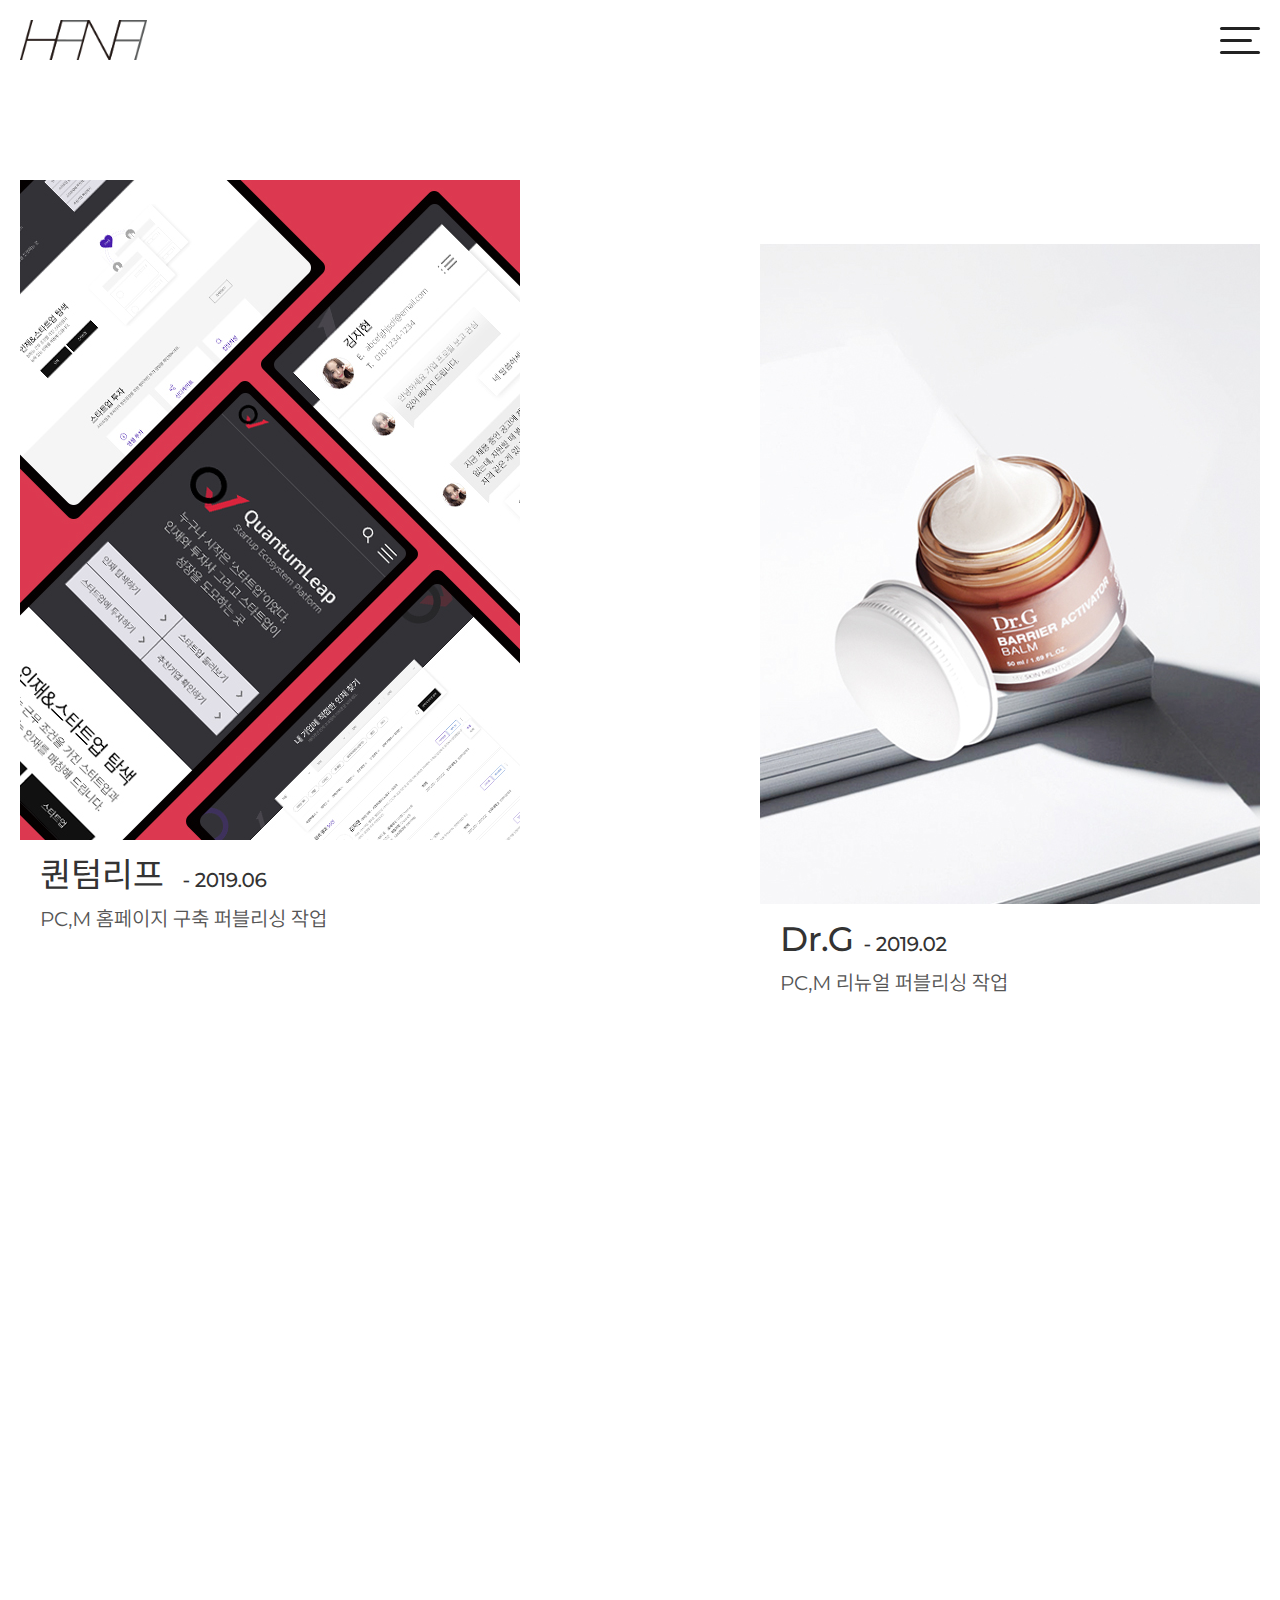
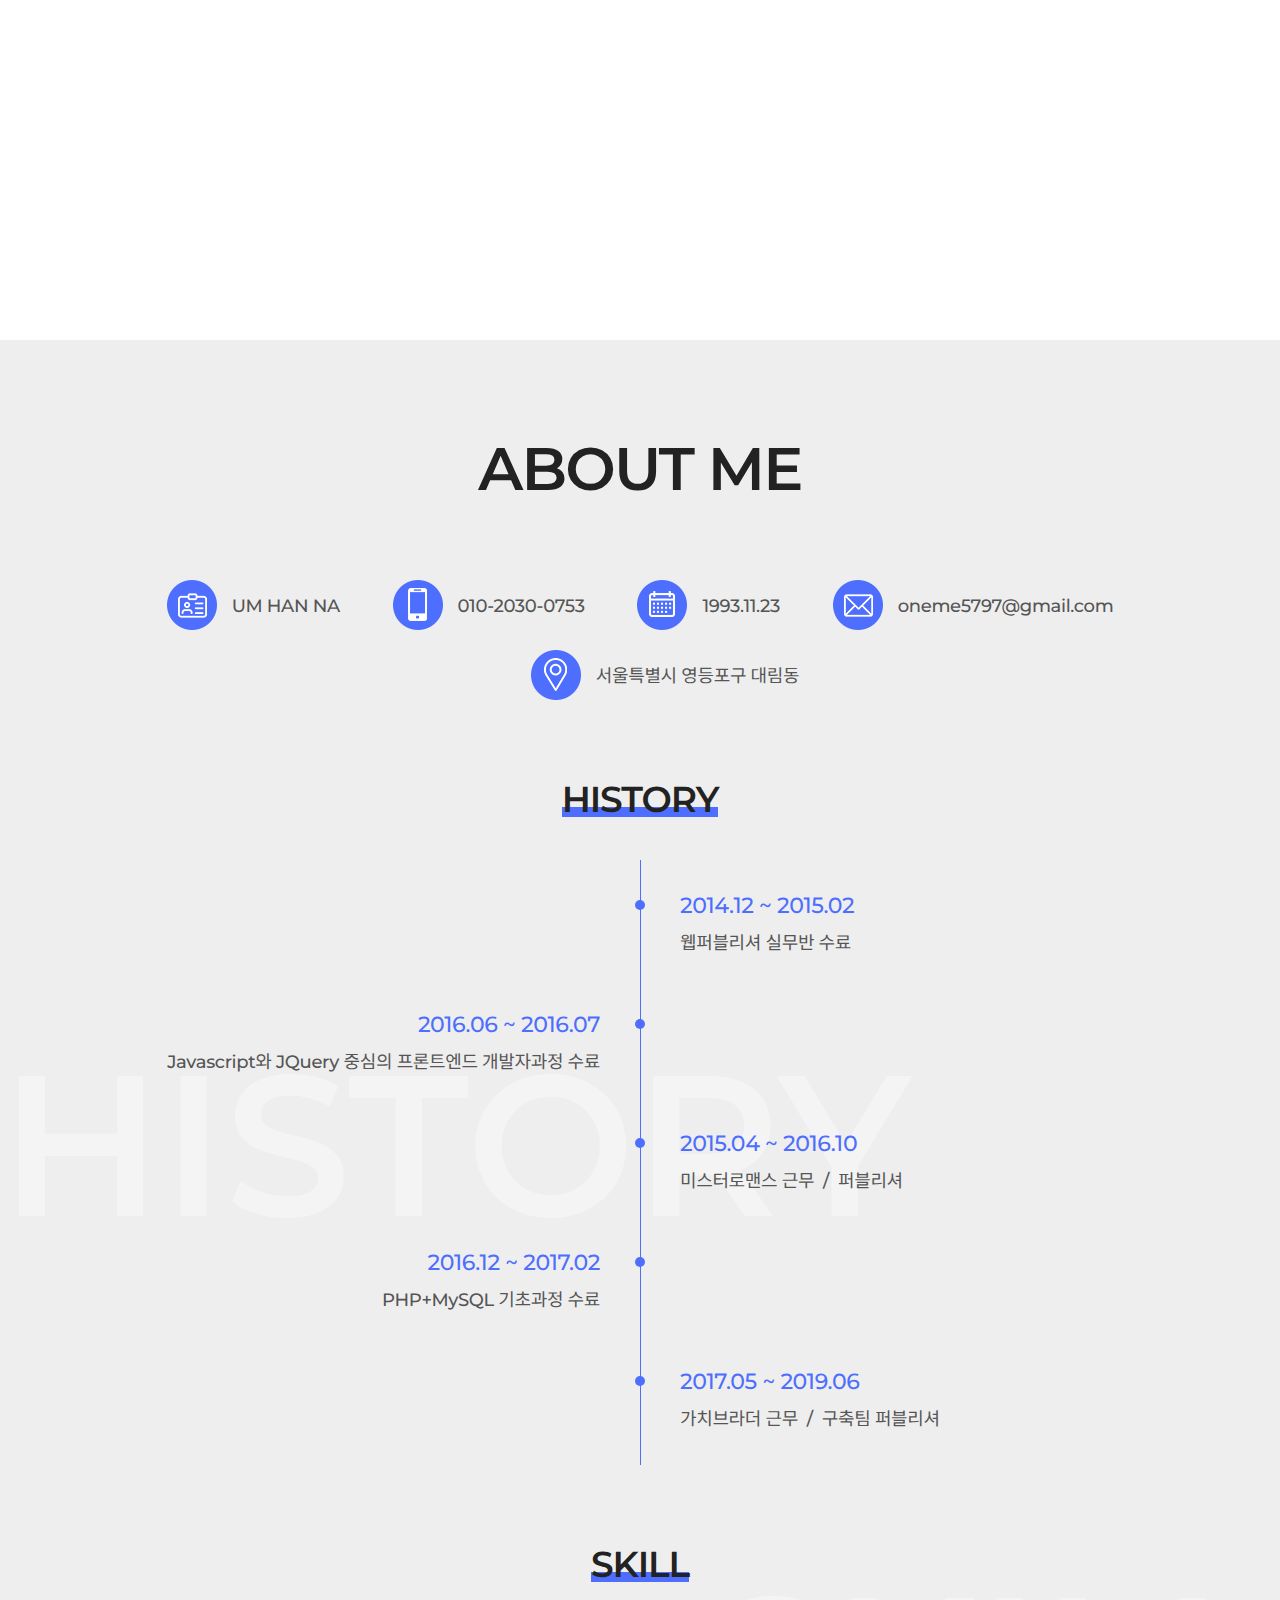
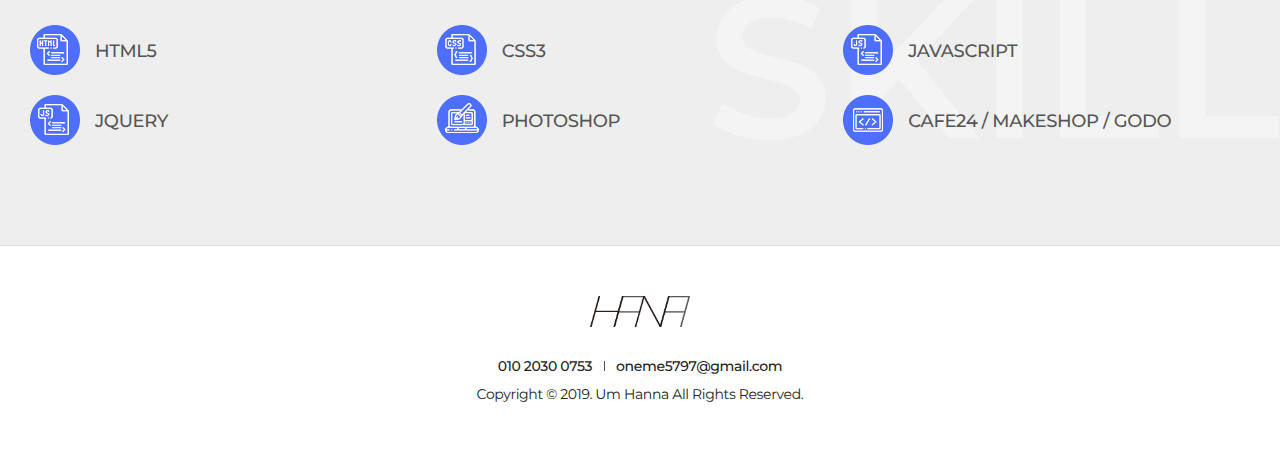
<file: index.html>
<!DOCTYPE html>
<html lang="ko">
<head>
	<meta charset="utf-8">
	<meta http-equiv="X-UA-Compatible" content="IE=edge">
    <meta name="viewport" content="user-scalable=no, initial-scale=1.0, maximum-scale=1.0, minimum-scale=1.0, width=device-width">
    <meta property="og:type" content="website">
	<meta property="og:title" content="UM HAN NA">
	<meta property="og:url" content="https://umhanna.github.io/website/">
	<meta property="og:image" content="https://umhanna.github.io/website/images/urlImg.jpg">
	<title>UM HAN NA</title>
	<link rel="stylesheet" type="text/css" href="css/common.css" media="all" />
    <script type="text/javascript" src="js/jquery.min.js"></script>
    <script type="text/javascript" src="js/TweenMax.min.js"></script>
    <script type="text/javascript" src="js/common.js"></script>
</head>
<body>
<div id="wrap">
    <div id="intro">
        <div class="intro_inner">
            <svg version="1.1" id="logo_load" xmlns:x="&ns_extend;" xmlns:i="&ns_ai;" xmlns:graph="&ns_graphs;"
            xmlns="http://www.w3.org/2000/svg" xmlns:xlink="http://www.w3.org/1999/xlink" x="0px" y="0px" width="260px" height="90px"
            viewBox="0 0 260 90" enable-background="new 0 0 260 90" xml:space="preserve">
            <g id="ly_3">
                <defs>
                    <path id="SVGID_2_" d="M256.809,3.679h-0.072V3.678h-50.088h-3.86h-0.029l-20.331,75.693L143,3.678h-3.627l-0.002,0.006H88.954
                        h-3.946h-0.032l-10.53,38.961h-55.81L29.165,3.684h-3.978l-21.996,81.9h3.978l10.53-39.432H73.51L62.98,85.584h0.031h3.947
                        h0.031l10.296-38.375l50.333,0.041l0.164-0.545h0.036l-10.44,38.873h3.744L141.6,9.293l39.371,75.504l-0.193,0.719l-0.381-0.74
                        l-0.608,1.547l1.358-0.094l-0.336-0.65h0.566h3.275h0.086l10.297-38.375h46.396l-10.307,38.375h3.979l11.232-41.887
                        l9.711-36.503h-0.008L256.809,3.679z M128.613,43.74l-50.391-0.042l1.586-5.964l8.203-30.541h50.417L128.613,43.74z
                            M242.375,43.691h-46.404l7.187-27.011l2.55-9.493h46.473L242.375,43.691z"></path>
                </defs>
                <clipPath id="SVGID_3_">
                    <use xlink:href="#SVGID_2_"  style="overflow:visible;"></use>
                </clipPath>
                <path class="st2" stroke="#4D6EFE" stroke-width="10" id="percentPath" d="M0 90 l260 0"></path>
                <path id="SVGID_1_" class="st0" d="M256.809,3.679h-0.072V3.678h-50.088h-3.86h-0.029l-20.331,75.693L143,3.678h-3.627
                    l-0.002,0.006H88.954h-3.946h-0.032l-10.53,38.961h-55.81L29.165,3.684h-3.978l-21.996,81.9h3.978l10.53-39.432H73.51
                    L62.98,85.584h0.031h3.947h0.031l10.296-38.375l50.333,0.041l0.164-0.545h0.036l-10.44,38.873h3.744L141.6,9.293l39.371,75.504
                    l-0.193,0.719l-0.381-0.74l-0.608,1.547l1.358-0.094l-0.336-0.65h0.566h3.275h0.086l10.297-38.375h46.396l-10.307,38.375h3.979
                    l11.232-41.887l9.711-36.503h-0.008L256.809,3.679z M128.613,43.74l-50.391-0.042l1.586-5.964l8.203-30.541h50.417L128.613,43.74
                    z M242.375,43.691h-46.404l7.187-27.011l2.55-9.493h46.473L242.375,43.691z"></path>
                <polygon class="st1" points="180.031,84.078 181.281,86.063 181.719,86.063 182.266,86.844 178.578,87.063"></polygon>
            </g>
            </svg>
            <!-- //logo_load -->
        </div>
    </div>
    <div id="cursor"><span></span></div>
	<!-- header -->
	<header>
		<div class="header_fix">
			<div class="header_inner">
                <h1 class="logo"><a href="/website/"><img src="images/logo.png" alt="hanna"></a></h1>
                <div class="menu_btn">
                    <a href="javascript:;" class="inner">
                        <span></span>
                        <span></span>
                        <span></span>
                        <em class="hide">메뉴열기</em>
                    </a>
                </div>
				<div id="gnb">
					<ul>
						<li><a href="/website/">HOME</a></li>
						<li><a href="#work">WORK</a></li>
						<li><a href="#about">ABOUT ME</a></li>
					</ul>
				</div>
				<div class="gnb_bg"><div class="bg_txt"></div></div>
			</div>
		</div>
    </header>
    <!-- //header -->
	<!-- container -->
	<div id="container">
        <div class="cont_center">
            <div class="work_list" id="work">
                <div class="grid" id="grid">
                    <div class="grid_item on">
                        <div class="inner_box">
                            <a href="view/view_qj.html">
                                <div class="thumb_img">
                                    <img src="images/work/works_list00.jpg" alt="퀀텀리프 리스트이미지">
                                    <span class="bg"></span>
                                </div>
                                <div class="pj_cont">
                                    <dl>
                                        <dt>퀀텀리프 <span> - 2019.06</span></dt>
                                        <dd>PC,M 홈페이지 구축 퍼블리싱 작업</dd>
                                    </dl>
                                </div>
                            </a>
                        </div>
                    </div>
                    <div class="grid_item on">
                        <div class="inner_box">
                            <a href="http://www.dr-g.co.kr" target="_blank">
                                <div class="thumb_img">
                                    <img src="images/work/works_list01.jpg" alt="닥터지 리스트이미지">
                                    <span class="bg"></span>
                                </div>
                                <div class="pj_cont">
                                    <dl>
                                        <dt>Dr.G<span> - 2019.02</span></dt>
                                        <dd>PC,M 리뉴얼 퍼블리싱 작업</dd>
                                    </dl>
                                </div>
                            </a>
                        </div>
                    </div>
                    <div class="grid_item">
                        <div class="inner_box">
                            <a href="http://dqk.co.kr/" target="_blank">
                                <div class="thumb_img">
                                    <img src="images/work/works_list02.jpg" alt="DQ 리스트이미지">
                                    <span class="bg"></span>
                                </div>
                                <div class="pj_cont">
                                    <dl>
                                        <dt>DQ<span> - 2019.02</span></dt>
                                        <dd>PC 홈페이지 구축 퍼블리싱 작업</dd>
                                    </dl>
                                </div>
                            </a>
                        </div>
                    </div>
                    <div class="grid_item">
                        <div class="inner_box">
                            <a href="http://www.kcurc.re.kr/" target="_blank">
                                <div class="thumb_img">
                                    <img src="images/work/works_list03.jpg" alt="서울대 탄소자원화 리스트이미지">
                                    <span class="bg"></span>
                                </div>
                                <div class="pj_cont">
                                    <dl>
                                        <dt>서울대 탄소자원화<span> - 2018.06</span></dt>
                                        <dd>PC 홈페이지 구축 퍼블리싱 작업</dd>
                                    </dl>
                                </div>
                            </a>
                        </div>
                    </div>
                    <div class="grid_item">
                        <div class="inner_box">
                            <a href="view/view_drg.html">
                                <div class="thumb_img">
                                    <img src="images/work/works_list04.jpg" alt="닥터지 마이크로사이트 리스트이미지">
                                    <span class="bg"></span>
                                </div>
                                <div class="pj_cont">
                                    <dl>
                                        <dt>Dr.G<span> - 2018.03</span></dt>
                                        <dd>PC,M 마이크로사이트 퍼블리싱 작업</dd>
                                    </dl>
                                </div>
                            </a>
                        </div>
                    </div>
                    <div class="grid_item">
                        <div class="inner_box">
                            <a href="view/view_sum.html">
                                <div class="thumb_img">
                                    <img src="images/work/works_list05.jpg" alt="lg생활건강 숨 마이크로 리스트이미지">
                                    <span class="bg"></span>
                                </div>
                                <div class="pj_cont">
                                    <dl>
                                        <dt>SU:M 37도<span> - 2018.03</span></dt>
                                        <dd>PC,M 마이크로사이트 퍼블리싱 작업</dd>
                                    </dl>
                                </div>
                            </a>
                        </div>
                    </div>
                    <div class="grid_item">
                        <div class="inner_box">
                            <a href="http://www.busanlasik.co.kr/" target="_blank">
                                <div class="thumb_img">
                                    <img src="images/work/works_list06.jpg" alt="부산하늘안과 리스트이미지">
                                    <span class="bg"></span>
                                </div>
                                <div class="pj_cont">
                                    <dl>
                                        <dt>부산하늘안과<span> - 2017.12</span></dt>
                                        <dd>PC,M 리뉴얼 퍼블리싱 작업</dd>
                                    </dl>
                                </div>
                            </a>
                        </div>
                    </div>
                    <div class="grid_item">
                        <div class="inner_box">
                            <a href="view/view_lifetech.html">
                                <div class="thumb_img">
                                    <img src="images/work/works_list07.jpg" alt="라이프테크 리스트이미지">
                                    <span class="bg"></span>
                                </div>
                                <div class="pj_cont">
                                    <dl>
                                        <dt>라이프테크<span> - 2017.11</span></dt>
                                        <dd>APP 퍼블리싱 작업</dd>
                                    </dl>
                                </div>
                            </a>
                        </div>
                    </div>
                    <div class="grid_item">
                        <div class="inner_box">
                            <a href="http://www.habio.co.kr/" target="_blank">
                                <div class="thumb_img">
                                    <img src="images/work/works_list08.jpg" alt="파크하비오 리스트이미지">
                                    <span class="bg"></span>
                                </div>
                                <div class="pj_cont">
                                    <dl>
                                        <dt>파크하비오</dt>
                                        <dd>PC 워터킹덤 구축 퍼블리싱 작업 - 2017.05</dd>
                                        <dd>M 구축 퍼블리싱 작업 - 2018.01</dd>
                                    </dl>
                                </div>
                            </a>
                        </div>
                    </div>
                    <!-- old works -->
                    <div class="grid_item old">
                        <div class="inner_box">
                            <a href="view/view_kolon2016.html">
                                    <div class="thumb_img">
                                        <img src="images/work/works_list09.jpg" alt="코오롱스포츠 리스트이미지">
                                        <span class="bg"></span>
                                    </div>
                                <div class="pj_cont">
                                    <dl>
                                        <dt>코오롱스포츠<span> - 2016.10</span></dt>
                                        <dd>M 안타티카 마이크로사이트 퍼블리싱 작업</dd>
                                    </dl>
                                </div>
                            </a>
                        </div>
                    </div>
                    <div class="grid_item old">
                        <div class="inner_box">
                            <a href="http://www.strikezon.com/new/kr/" target="_blank">
                                <div class="thumb_img">
                                    <img src="images/work/works_list10.jpg" alt="스트라이크존 리스트이미지">
                                    <span class="bg"></span>
                                </div>
                                <div class="pj_cont">
                                    <dl>
                                        <dt>스트라이크존<span> - 2016.10</span></dt>
                                        <dd>반응형 사이트 구축 퍼블리싱 작업</dd>
                                    </dl>
                                </div>
                            </a>
                        </div>
                    </div>
                    <div class="grid_item old">
                        <div class="inner_box">
                            <a href="http://beobmin.com/" target="_blank">
                                <div class="thumb_img">
                                    <img src="images/work/works_list11.jpg" alt="법률사무소 법민 리스트이미지">
                                    <span class="bg"></span>
                                </div>
                                <div class="pj_cont">
                                    <dl>
                                        <dt>법률사무소 법민<span> - 2016.04</span></dt>
                                        <dd>PC,M 홈페이지 구축 퍼블리싱 작업</dd>
                                    </dl>
                                </div>
                            </a>
                        </div>
                    </div>
                    <div class="grid_item old">
                        <div class="inner_box">
                            <a href="http://bravogolf.co.kr/kr/main/" target="_blank">
                                <div class="thumb_img">
                                    <img src="images/work/works_list12.jpg" alt="게임스페이스 리스트이미지">
                                    <span class="bg"></span>
                                </div>
                                <div class="pj_cont">
                                    <dl>
                                        <dt>게임스페이스<span> - 2016.03</span></dt>
                                        <dd>M 브라보골프 리뉴얼 퍼블리싱 작업</dd>
                                    </dl>
                                </div>
                            </a>
                        </div>
                    </div>
                    <div class="grid_item old">
                        <div class="inner_box">
                            <a href="http://hdit.co.kr/new/kr/" target="_blank">
                                <div class="thumb_img">
                                    <img src="images/work/works_list13.jpg" alt="현대아이티 리스트이미지">
                                    <span class="bg"></span>
                                </div>
                                <div class="pj_cont">
                                    <dl>
                                        <dt>현대아이티<span> - 2016.02</span></dt>
                                        <dd>PC 홈페이지 구축 퍼블리싱 작업</dd>
                                    </dl>
                                </div>
                            </a>
                        </div>
                    </div>
                    <div class="grid_item old">
                        <div class="inner_box">
                            <a href="view/view_kobaco.html">
                                <div class="thumb_img">
                                    <img src="images/work/works_list14.jpg" alt="코바코 리스트이미지">
                                    <span class="bg"></span>
                                </div>
                                <div class="pj_cont">
                                    <dl>
                                        <dt>kobaco<span> - 2015.12</span></dt>
                                        <dd>공모전 마이크로 사이트 반응형 퍼블리싱 작업</dd>
                                    </dl>
                                </div>
                            </a>
                        </div>
                    </div>
                    <div class="grid_item old">
                        <div class="inner_box">
                            <a href="view/view_kolon2015.html">
                                <div class="thumb_img">
                                    <img src="images/work/works_list15.jpg" alt="코오롱스포츠 리스트이미지">
                                    <span class="bg"></span>
                                </div>
                                <div class="pj_cont">
                                    <dl>
                                        <dt>코오롱스포츠<span> - 2015.12</span></dt>
                                        <dd>M 안타티카 마이크로사이트 퍼블리싱 작업</dd>
                                    </dl>
                                </div>
                            </a>
                        </div>
                    </div>
                    <!-- //old works -->
                </div>
            </div>
        </div>
        <div class="about" id="about">
            <div class="cont_center">
                <h2 class="title">ABOUT ME</h2>
                <div class="about_cont">
                    <ul>
                        <li class="icon01"><span class="icon"></span><span class="txt">UM HAN NA</span></li>
                        <li class="icon02"><span class="icon"></span><span class="txt"><a href="tel:010-2030-0753">010-2030-0753</a></span></li>
                        <li class="icon03"><span class="icon"></span><span class="txt">1993.11.23</span></li>
                        <li class="icon04"><span class="icon"></span><span class="txt"><a href="mailto:oneme5797@gmail.com">oneme5797@gmail.com</a></span></li>
                        <li class="icon05"><span class="icon"></span><span class="txt"><a href="https://www.google.com/maps/place/%EC%84%9C%EC%9A%B8%ED%8A%B9%EB%B3%84%EC%8B%9C+%EC%98%81%EB%93%B1%ED%8F%AC%EA%B5%AC+%EB%8C%80%EB%A6%BC%EB%8F%99/@37.4969128,126.8922273,15z/data=!3m1!4b1!4m5!3m4!1s0x357c9e48aff729d1:0xc518c8ff855a96ac!8m2!3d37.4955091!4d126.899438" target="_blank">서울특별시 영등포구 대림동</a></span></li>
                    </ul>
                </div>
                <div class="history_cont">
                    <h3><span>HISTORY</span></h3>
                    <div class="history_list">
                        <span class="line"></span>
                        <ul>
                            <li class="right"><span>2014.12 <em class="next_line"></em>~ 2015.02</span>웹퍼블리셔 실무반 수료</li>
                            <li class="left"><span>2016.06 <em class="next_line"></em>~ 2016.07</span>Javascript와 JQuery 중심의 프론트엔드 개발자과정 수료</li>
                            <li class="right"><span>2015.04 <em class="next_line"></em>~ 2016.10</span>미스터로맨스 근무&nbsp; <em class="next_line">/</em> &nbsp;퍼블리셔</li>
                            <li class="left"><span>2016.12 <em class="next_line"></em>~ 2017.02</span>PHP+MySQL 기초과정 수료</li>
                            <li class="right"><span>2017.05 <em class="next_line"></em>~ 2019.06</span>가치브라더 근무&nbsp; <em class="next_line">/</em> &nbsp;구축팀 퍼블리셔</li>
                        </ul>
                    </div>
                    <span class="bg_txt">HISTORY</span>
                </div>
                <div class="skill_cont">
                    <h3><span>SKILL</span></h3>
                    <ul>
                        <li class="icon01"><span class="icon"></span><span class="txt">HTML5</span></li>
                        <li class="icon02"><span class="icon"></span><span class="txt">CSS3</span></li>
                        <li class="icon03"><span class="icon"></span><span class="txt">JAVASCRIPT</span></li>
                        <li class="icon04"><span class="icon"></span><span class="txt">JQUERY</span></li>
                        <li class="icon05"><span class="icon"></span><span class="txt">PHOTOSHOP</span></li>
                        <li class="icon06"><span class="icon"></span><span class="txt">CAFE24 / MAKESHOP / GODO</span></li>
                    </ul>
                    <span class="bg_txt">SKILL</span>
                </div>
            </div>
        </div>
	</div>
	<!-- //container -->
	<!-- footer -->
	<footer>
        <div class="adr_txt">
            <p class="footer_logo"><img src="images/logo.png" alt=""></p>
            <p class="txt">010 2030 0753 <span></span> oneme5797@gmail.com</p>
        </div>
        <p class="copyright">Copyright © 2019. Um Hanna All Rights Reserved.</p>
    </footer>
    <!-- //footer -->
</div>
</body>
</html>
</file>
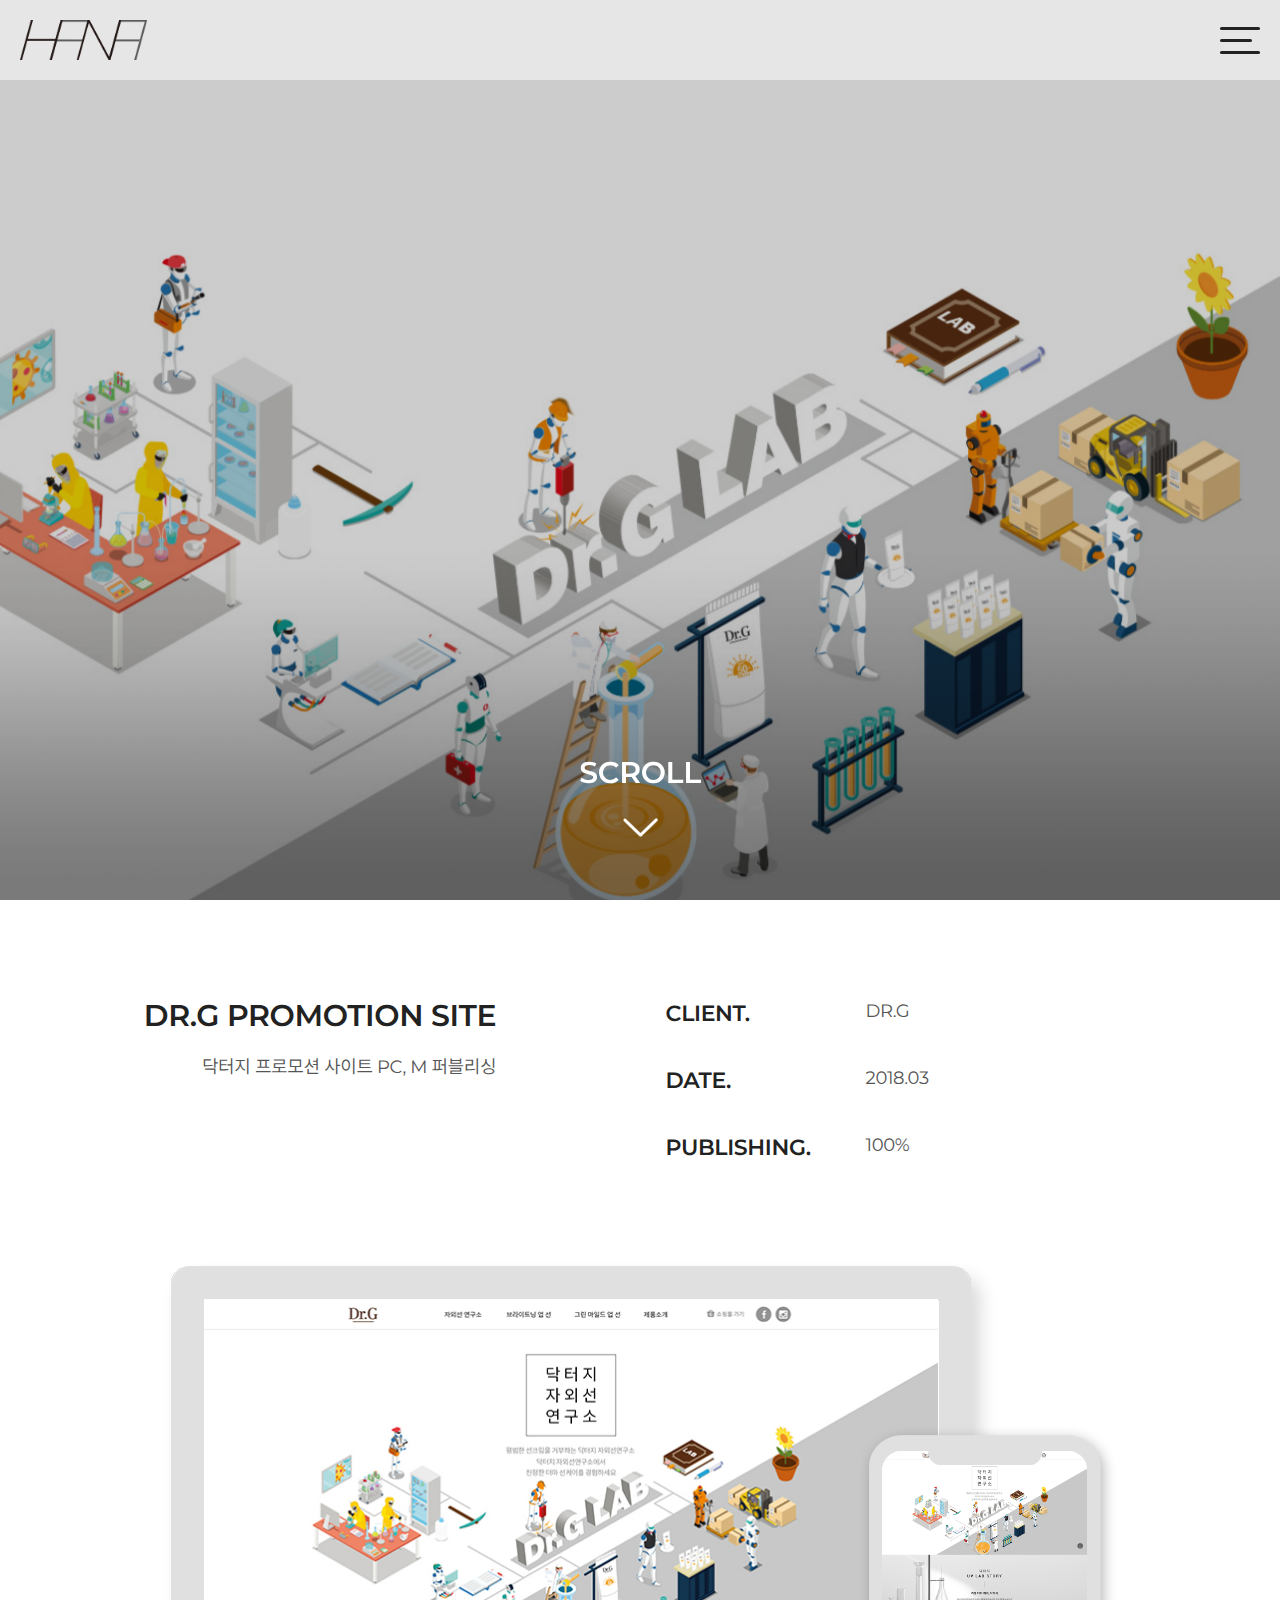
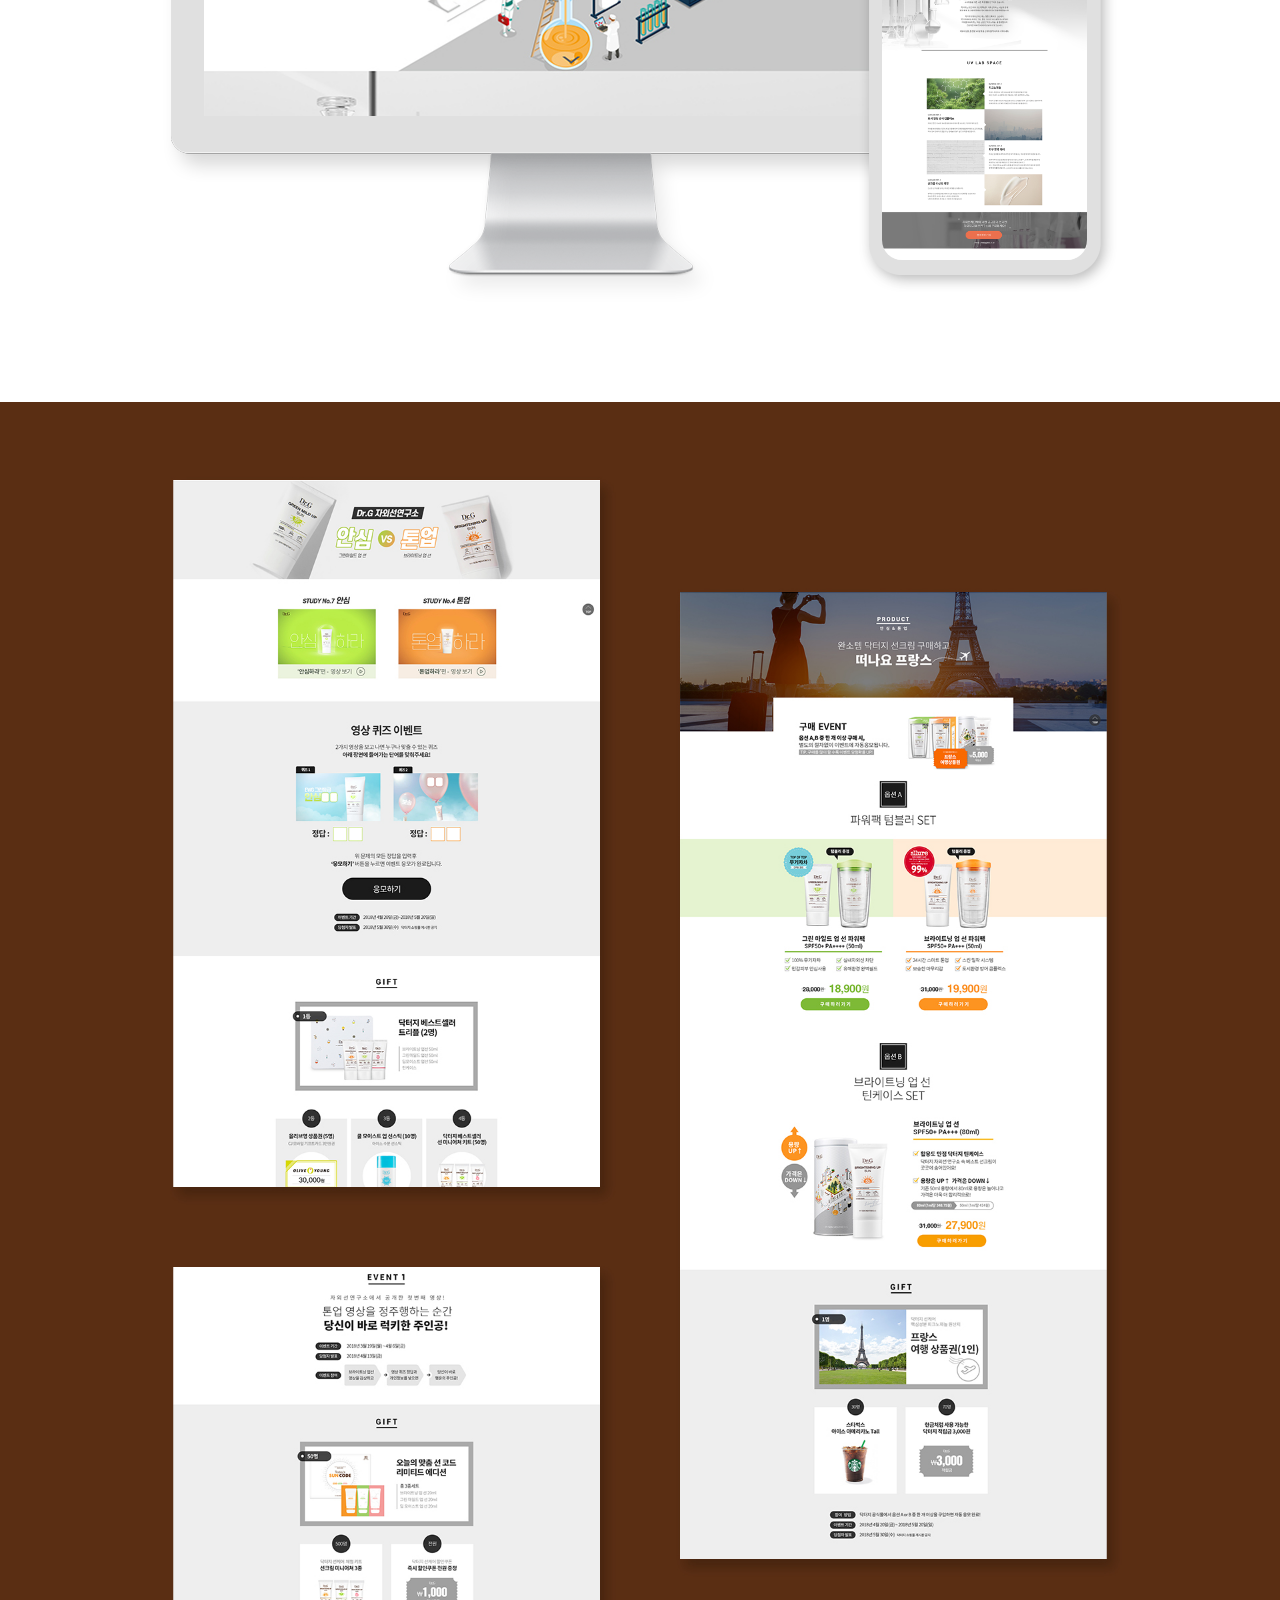
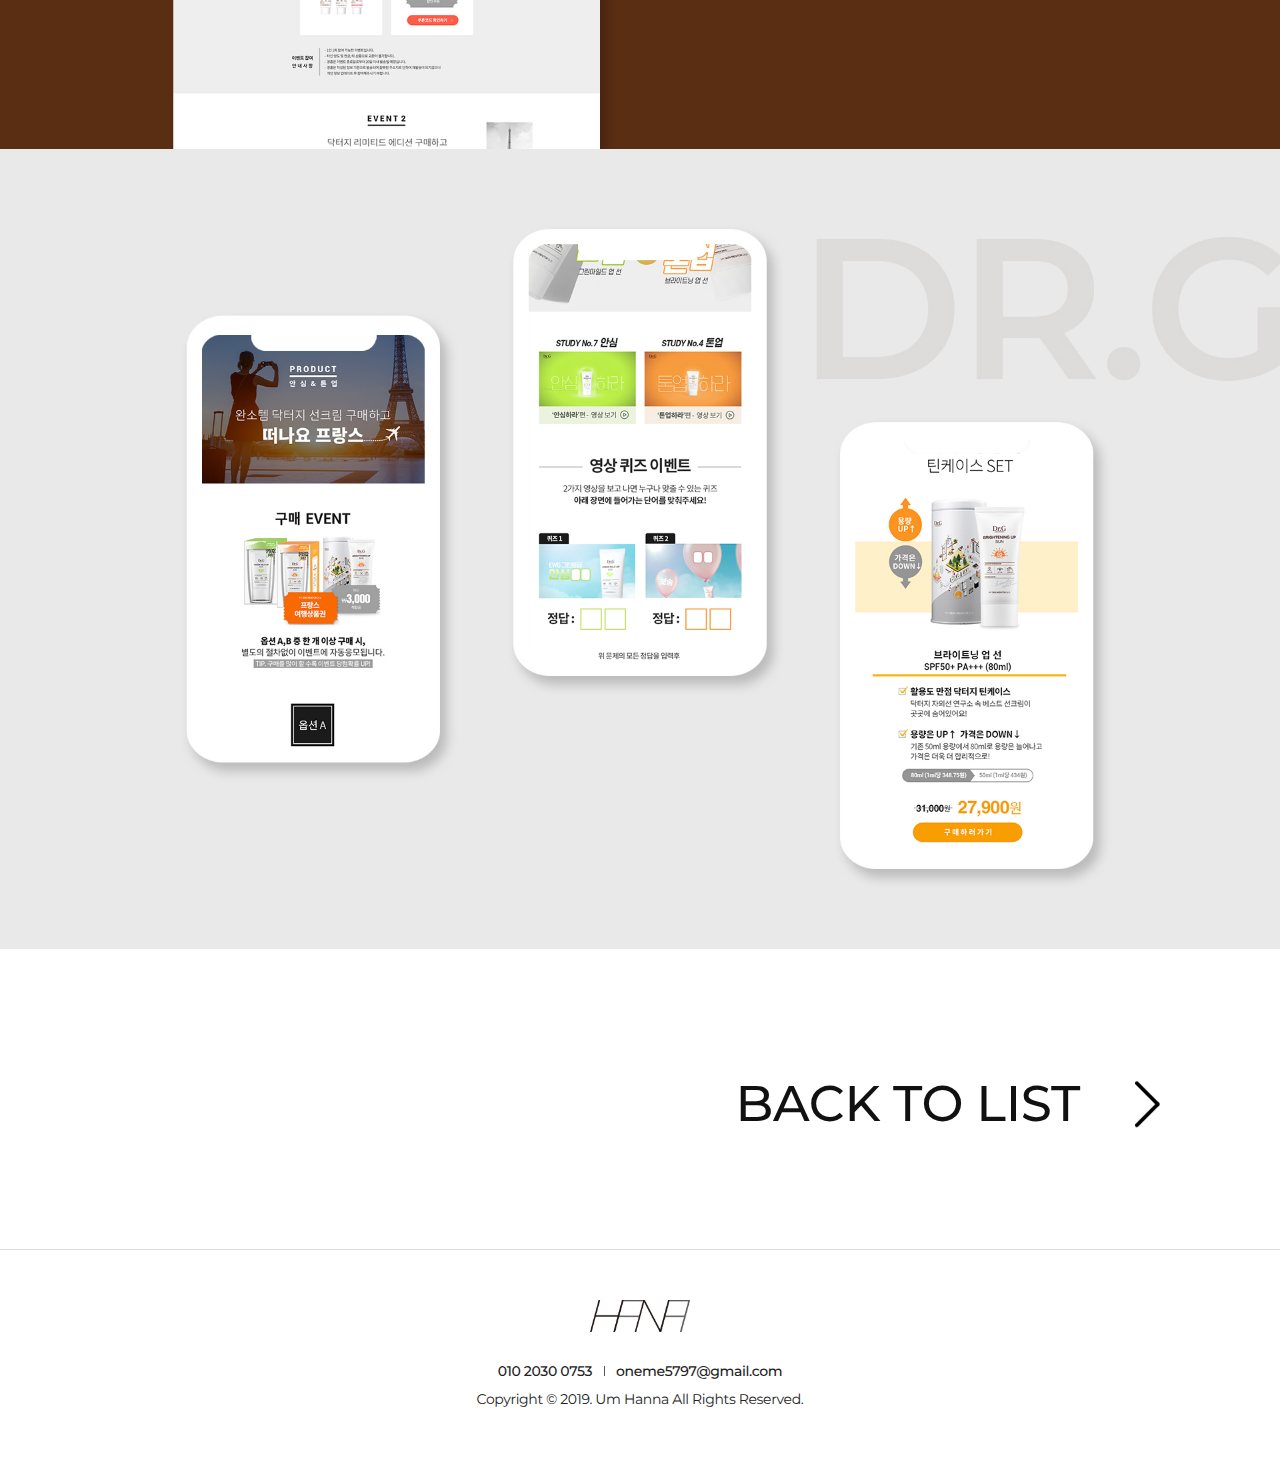
<file: view/view_drg.html>
<!DOCTYPE html>
<html lang="ko">
<head>
	<meta http-equiv="Content-Type" content="text/html; charset=utf-8" />
	<meta http-equiv="X-UA-Compatible" content="IE=edge" />
	<meta content="no-cache" http-equiv="Pragma" />
	<meta content="no-cache" http-equiv="Cash-Control" />
	<meta content="user-scalable=no, initial-scale=1.0, maximum-scale=1.0, minimum-scale=1.0, width=device-width" name="viewport">
    <meta property="og:type" content="website">
	<meta property="og:title" content="UM HAN NA">
	<meta property="og:url" content="https://umhanna.github.io/website/">
	<meta property="og:image" content="https://umhanna.github.io/website/images/urlImg.jpg">
	<title>UM HAN NA</title>
	<link rel="stylesheet" type="text/css" href="../css/common.css" media="all" />
    <script type="text/javascript" src="../js/jquery.min.js"></script>
    <script type="text/javascript" src="../js/TweenMax.min.js"></script>
    <script type="text/javascript" src="../js/common.js"></script>
</head>
<body>
<div id="wrap" class="view_wrap">
    <div id="intro">
        <div class="intro_inner">
            <svg version="1.1" id="logo_load" xmlns:x="&ns_extend;" xmlns:i="&ns_ai;" xmlns:graph="&ns_graphs;"
            xmlns="http://www.w3.org/2000/svg" xmlns:xlink="http://www.w3.org/1999/xlink" x="0px" y="0px" width="260px" height="90px"
            viewBox="0 0 260 90" enable-background="new 0 0 260 90" xml:space="preserve">
            <g id="ly_3">
                <defs>
                    <path id="SVGID_2_" d="M256.809,3.679h-0.072V3.678h-50.088h-3.86h-0.029l-20.331,75.693L143,3.678h-3.627l-0.002,0.006H88.954
                        h-3.946h-0.032l-10.53,38.961h-55.81L29.165,3.684h-3.978l-21.996,81.9h3.978l10.53-39.432H73.51L62.98,85.584h0.031h3.947
                        h0.031l10.296-38.375l50.333,0.041l0.164-0.545h0.036l-10.44,38.873h3.744L141.6,9.293l39.371,75.504l-0.193,0.719l-0.381-0.74
                        l-0.608,1.547l1.358-0.094l-0.336-0.65h0.566h3.275h0.086l10.297-38.375h46.396l-10.307,38.375h3.979l11.232-41.887
                        l9.711-36.503h-0.008L256.809,3.679z M128.613,43.74l-50.391-0.042l1.586-5.964l8.203-30.541h50.417L128.613,43.74z
                            M242.375,43.691h-46.404l7.187-27.011l2.55-9.493h46.473L242.375,43.691z"></path>
                </defs>
                <clipPath id="SVGID_3_">
                    <use xlink:href="#SVGID_2_"  style="overflow:visible;"></use>
                </clipPath>
                <path class="st2" stroke="#4D6EFE" stroke-width="10" id="percentPath" d="M0 90 l260 0"></path>
                <path id="SVGID_1_" class="st0" d="M256.809,3.679h-0.072V3.678h-50.088h-3.86h-0.029l-20.331,75.693L143,3.678h-3.627
                    l-0.002,0.006H88.954h-3.946h-0.032l-10.53,38.961h-55.81L29.165,3.684h-3.978l-21.996,81.9h3.978l10.53-39.432H73.51
                    L62.98,85.584h0.031h3.947h0.031l10.296-38.375l50.333,0.041l0.164-0.545h0.036l-10.44,38.873h3.744L141.6,9.293l39.371,75.504
                    l-0.193,0.719l-0.381-0.74l-0.608,1.547l1.358-0.094l-0.336-0.65h0.566h3.275h0.086l10.297-38.375h46.396l-10.307,38.375h3.979
                    l11.232-41.887l9.711-36.503h-0.008L256.809,3.679z M128.613,43.74l-50.391-0.042l1.586-5.964l8.203-30.541h50.417L128.613,43.74
                    z M242.375,43.691h-46.404l7.187-27.011l2.55-9.493h46.473L242.375,43.691z"></path>
                <polygon class="st1" points="180.031,84.078 181.281,86.063 181.719,86.063 182.266,86.844 178.578,87.063"></polygon>
            </g>
            </svg>
            <!-- //logo_load -->
        </div>
    </div>
	<!-- header -->
	<header>
		<div class="header_fix">
			<div class="header_inner">
                <h1 class="logo"><a href="/website/"><img src="../images/logo.png" alt="hanna"></a></h1>
                <div class="menu_btn">
                    <a href="javascript:;" class="inner">
                        <span></span>
                        <span></span>
                        <span></span>
                        <em class="hide">메뉴열기</em>
                    </a>
                </div>
				<div id="gnb">
					<ul>
						<li><a href="/website/">HOME</a></li>
						<li><a href="/website/#work">WORK</a></li>
						<li><a href="/website/#about">ABOUT ME</a></li>
					</ul>
				</div>
				<div class="gnb_bg"><div class="bg_txt"></div></div>
			</div>
		</div>
    </header>
    <!-- //header -->
	<!-- container -->
	<div id="container" class="view">
        <!-- mv -->
        <div class="mv drg">
            <div class="bg iosnone"></div>
            <div class="cover_bg">
                <span class="basic_bg"></span>
                <span class="bottom_bg"></span>
                <div class="arrow">
                    <a href="">SCROLL<span class="icon"></span></a>
                </div>
            </div>
        </div>
        <!-- //mv -->
        <!-- info_wrap -->
        <div class="info_wrap">
            <div class="cont_center">
                <div class="title">
                    <dl>
                        <dt>DR.G <em class="next_line"></em>PROMOTION SITE</dt>
                        <dd>닥터지 프로모션 사이트 PC, M 퍼블리싱</dd>
                    </dl>
                </div>
                <div class="cont">
                    <dl>
                        <dt>CLIENT.</dt>
                        <dd>DR.G</dd>
                    </dl>
                    <dl>
                        <dt>DATE.</dt>
                        <dd>2018.03</dd>
                    </dl>
                    <dl>
                        <dt>PUBLISHING.</dt>
                        <dd>100%</dd>
                    </dl>
                </div>
            </div>
        </div>
        <!-- //info_wrap -->
        <!-- detail_wrap -->
        <div class="detail_wrap">
            <div class="cont_center">
                <div class="screen_sec">
                    <div class="ps_re pc_ver">
                            <img src="../images/work/view_pc.png" alt="">
                            <div class="scroll_img"><span><img src="../images/work/drg/screen_pc.jpg" alt=""></span></div>
                    </div>
                    <div class="ps_re m_ver">
                            <img src="../images/work/view_mobile.png" alt="">
                            <span class="top_bg"><img src="../images/work/view_mobile_bg.png" alt=""></span>
                            <div class="scroll_img"><span><img src="../images/work/drg/screen_pc.jpg" alt=""></span></div>
                    </div>
                </div>
            </div>
            <div class="detail_img"><img src="../images/work/drg/detail01.jpg" alt="닥터지 pc디자인들"></div>
            <div class="detail_img"><img src="../images/work/drg/detail02.jpg" alt="닥터지 모바일디자인들"></div>
            <div class="back_list">
                <a href="javascript:history.back();"><span class="text">BACK TO LIST</span><span class="arrow"></span></a>
            </div>
        </div>
        <!-- //detail_wrap -->
	</div>
	<!-- //container -->
	<!-- footer -->
	<footer>
        <div class="adr_txt">
            <p class="footer_logo"><img src="../images/logo.png" alt=""></p>
            <p class="txt">010 2030 0753 <span></span> oneme5797@gmail.com</p>
        </div>
        <p class="copyright">Copyright © 2019. Um Hanna All Rights Reserved.</p>
    </footer>
    <!-- //footer -->
</div>
</body>
</html>
</file>
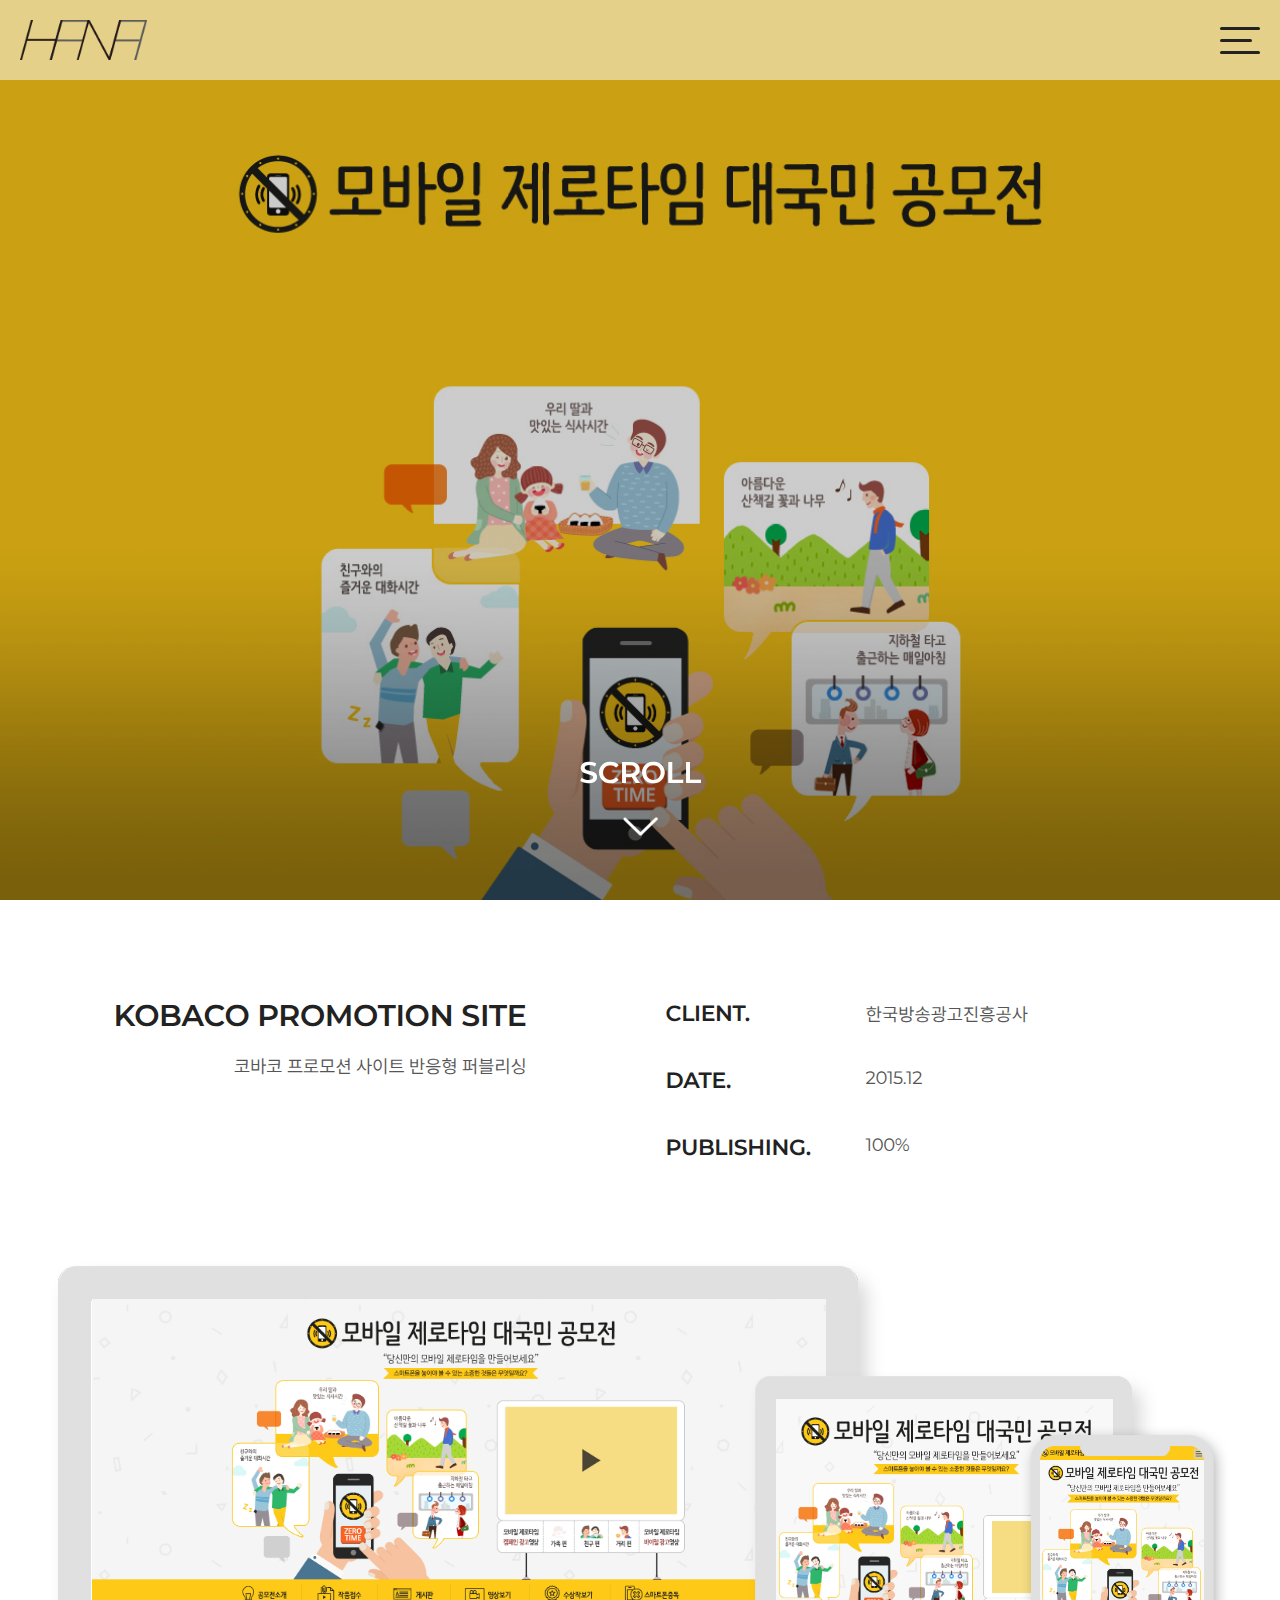
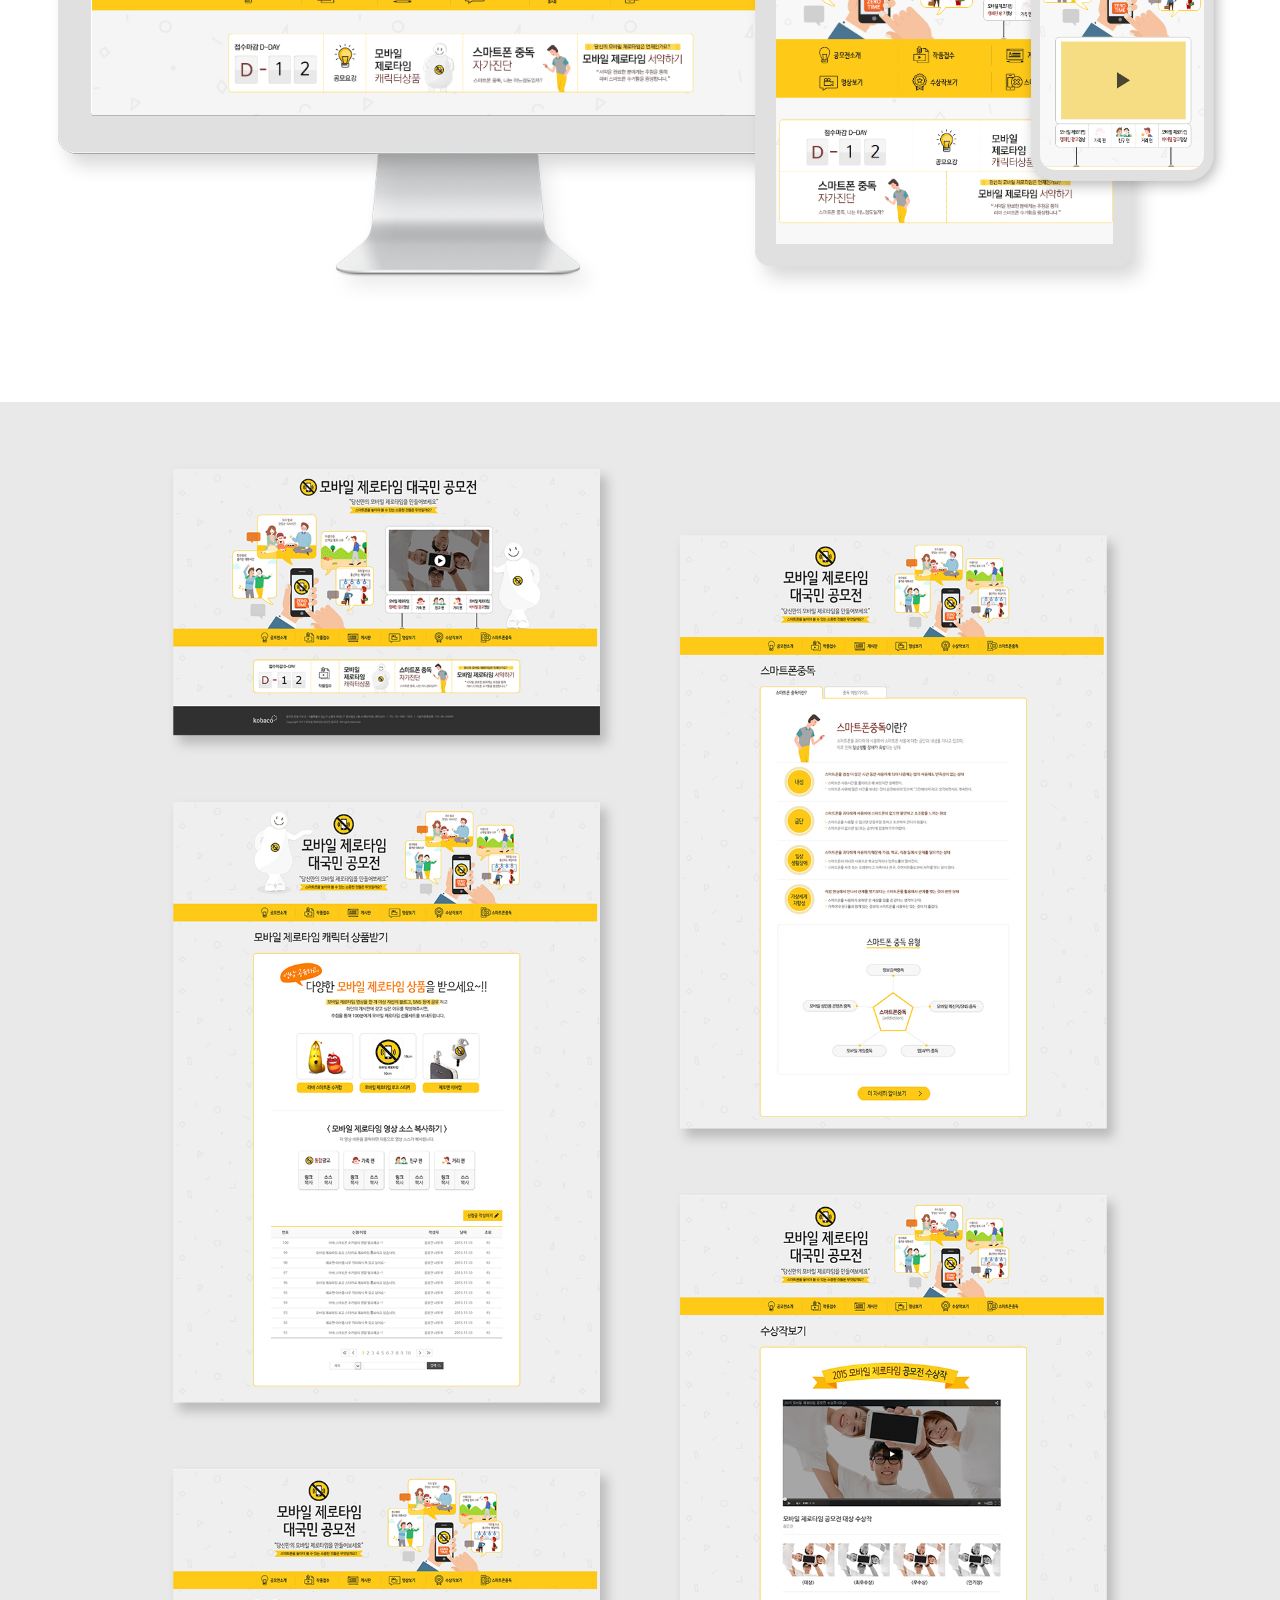
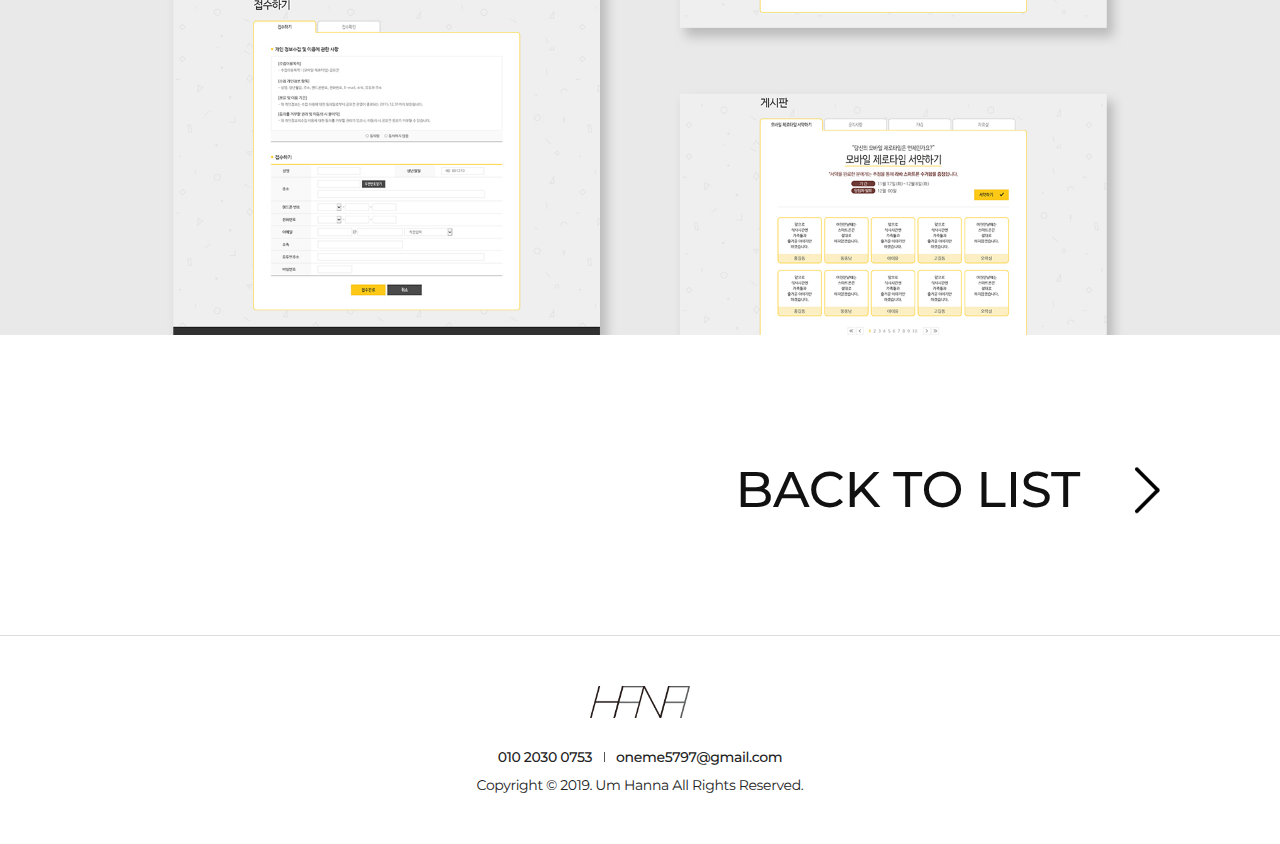
<file: view/view_kobaco.html>
<!DOCTYPE html>
<html lang="ko">
<head>
	<meta http-equiv="Content-Type" content="text/html; charset=utf-8" />
	<meta http-equiv="X-UA-Compatible" content="IE=edge" />
	<meta content="no-cache" http-equiv="Pragma" />
	<meta content="no-cache" http-equiv="Cash-Control" />
	<meta content="user-scalable=no, initial-scale=1.0, maximum-scale=1.0, minimum-scale=1.0, width=device-width" name="viewport">
    <meta property="og:type" content="website">
	<meta property="og:title" content="UM HAN NA">
	<meta property="og:url" content="https://umhanna.github.io/website/">
	<meta property="og:image" content="https://umhanna.github.io/website/images/urlImg.jpg">
	<title>UM HAN NA</title>
	<link rel="stylesheet" type="text/css" href="../css/common.css" media="all" />
    <script type="text/javascript" src="../js/jquery.min.js"></script>
    <script type="text/javascript" src="../js/TweenMax.min.js"></script>
    <script type="text/javascript" src="../js/common.js"></script>
</head>
<body>
<div id="wrap" class="view_wrap">
    <div id="intro">
        <div class="intro_inner">
            <svg version="1.1" id="logo_load" xmlns:x="&ns_extend;" xmlns:i="&ns_ai;" xmlns:graph="&ns_graphs;"
            xmlns="http://www.w3.org/2000/svg" xmlns:xlink="http://www.w3.org/1999/xlink" x="0px" y="0px" width="260px" height="90px"
            viewBox="0 0 260 90" enable-background="new 0 0 260 90" xml:space="preserve">
            <g id="ly_3">
                <defs>
                    <path id="SVGID_2_" d="M256.809,3.679h-0.072V3.678h-50.088h-3.86h-0.029l-20.331,75.693L143,3.678h-3.627l-0.002,0.006H88.954
                        h-3.946h-0.032l-10.53,38.961h-55.81L29.165,3.684h-3.978l-21.996,81.9h3.978l10.53-39.432H73.51L62.98,85.584h0.031h3.947
                        h0.031l10.296-38.375l50.333,0.041l0.164-0.545h0.036l-10.44,38.873h3.744L141.6,9.293l39.371,75.504l-0.193,0.719l-0.381-0.74
                        l-0.608,1.547l1.358-0.094l-0.336-0.65h0.566h3.275h0.086l10.297-38.375h46.396l-10.307,38.375h3.979l11.232-41.887
                        l9.711-36.503h-0.008L256.809,3.679z M128.613,43.74l-50.391-0.042l1.586-5.964l8.203-30.541h50.417L128.613,43.74z
                            M242.375,43.691h-46.404l7.187-27.011l2.55-9.493h46.473L242.375,43.691z"></path>
                </defs>
                <clipPath id="SVGID_3_">
                    <use xlink:href="#SVGID_2_"  style="overflow:visible;"></use>
                </clipPath>
                <path class="st2" stroke="#4D6EFE" stroke-width="10" id="percentPath" d="M0 90 l260 0"></path>
                <path id="SVGID_1_" class="st0" d="M256.809,3.679h-0.072V3.678h-50.088h-3.86h-0.029l-20.331,75.693L143,3.678h-3.627
                    l-0.002,0.006H88.954h-3.946h-0.032l-10.53,38.961h-55.81L29.165,3.684h-3.978l-21.996,81.9h3.978l10.53-39.432H73.51
                    L62.98,85.584h0.031h3.947h0.031l10.296-38.375l50.333,0.041l0.164-0.545h0.036l-10.44,38.873h3.744L141.6,9.293l39.371,75.504
                    l-0.193,0.719l-0.381-0.74l-0.608,1.547l1.358-0.094l-0.336-0.65h0.566h3.275h0.086l10.297-38.375h46.396l-10.307,38.375h3.979
                    l11.232-41.887l9.711-36.503h-0.008L256.809,3.679z M128.613,43.74l-50.391-0.042l1.586-5.964l8.203-30.541h50.417L128.613,43.74
                    z M242.375,43.691h-46.404l7.187-27.011l2.55-9.493h46.473L242.375,43.691z"></path>
                <polygon class="st1" points="180.031,84.078 181.281,86.063 181.719,86.063 182.266,86.844 178.578,87.063"></polygon>
            </g>
            </svg>
            <!-- //logo_load -->
        </div>
    </div>
	<!-- header -->
	<header>
		<div class="header_fix">
			<div class="header_inner">
                <h1 class="logo"><a href="/website/"><img src="../images/logo.png" alt="hanna"></a></h1>
                <div class="menu_btn">
                    <a href="javascript:;" class="inner">
                        <span></span>
                        <span></span>
                        <span></span>
                        <em class="hide">메뉴열기</em>
                    </a>
                </div>
				<div id="gnb">
					<ul>
						<li><a href="/website/">HOME</a></li>
						<li><a href="/website/#work">WORK</a></li>
						<li><a href="/website/#about">ABOUT ME</a></li>
					</ul>
				</div>
				<div class="gnb_bg"><div class="bg_txt"></div></div>
			</div>
		</div>
    </header>
    <!-- //header -->
	<!-- container -->
	<div id="container" class="view">
        <!-- mv -->
        <div class="mv kobaco">
            <div class="bg iosnone"></div>
            <div class="cover_bg">
                <span class="basic_bg"></span>
                <span class="bottom_bg"></span>
                <div class="arrow">
                    <a href="">SCROLL<span class="icon"></span></a>
                </div>
            </div>
        </div>
        <!-- //mv -->
        <!-- info_wrap -->
        <div class="info_wrap">
            <div class="cont_center">
                <div class="title">
                    <dl>
                        <dt>KOBACO <em class="next_line"></em>PROMOTION SITE</dt>
                        <dd>코바코 프로모션 사이트 반응형 퍼블리싱</dd>
                    </dl>
                </div>
                <div class="cont">
                    <dl>
                        <dt>CLIENT.</dt>
                        <dd>한국방송광고진흥공사</dd>
                    </dl>
                    <dl>
                        <dt>DATE.</dt>
                        <dd>2015.12</dd>
                    </dl>
                    <dl>
                        <dt>PUBLISHING.</dt>
                        <dd>100%</dd>
                    </dl>
                </div>
            </div>
        </div>
        <!-- //info_wrap -->
        <!-- detail_wrap -->
        <div class="detail_wrap">
            <div class="cont_center">
                <div class="screen_sec reaction_ty">
                    <div class="ps_re pc_ver">
                        <img src="../images/work/view_pc.png" alt="">
                        <div class="scroll_img"><span><img src="../images/work/kobaco/screen_pc.jpg" alt=""></span></div>
                    </div>
                    <div class="ps_re tablet_ver">
                        <img src="../images/work/view_tablet.png" alt="">
                        <div class="scroll_img"><span><img src="../images/work/kobaco/screen_tablet.jpg" alt=""></span></div>
                    </div>
                    <div class="ps_re m_ver">
                        <img src="../images/work/view_mobile_ty2.png" alt="">
                        <span class="top_bg"><img src="../images/work/view_mobile_bg_ty2.png" alt=""></span>
                        <div class="scroll_img"><span><img src="../images/work/kobaco/screen_m.jpg" alt=""></span></div>
                    </div>
                </div>
            </div>
            <div class="detail_img"><img src="../images/work/kobaco/detail01.jpg" alt="닥터지 pc디자인들"></div>
            <div class="back_list">
                <a href="javascript:history.back();"><span class="text">BACK TO LIST</span><span class="arrow"></span></a>
            </div>
        </div>
        <!-- //detail_wrap -->
	</div>
	<!-- //container -->
	<!-- footer -->
	<footer>
        <div class="adr_txt">
            <p class="footer_logo"><img src="../images/logo.png" alt=""></p>
            <p class="txt">010 2030 0753 <span></span> oneme5797@gmail.com</p>
        </div>
        <p class="copyright">Copyright © 2019. Um Hanna All Rights Reserved.</p>
    </footer>
    <!-- //footer -->
</div>
</body>
</html>
</file>
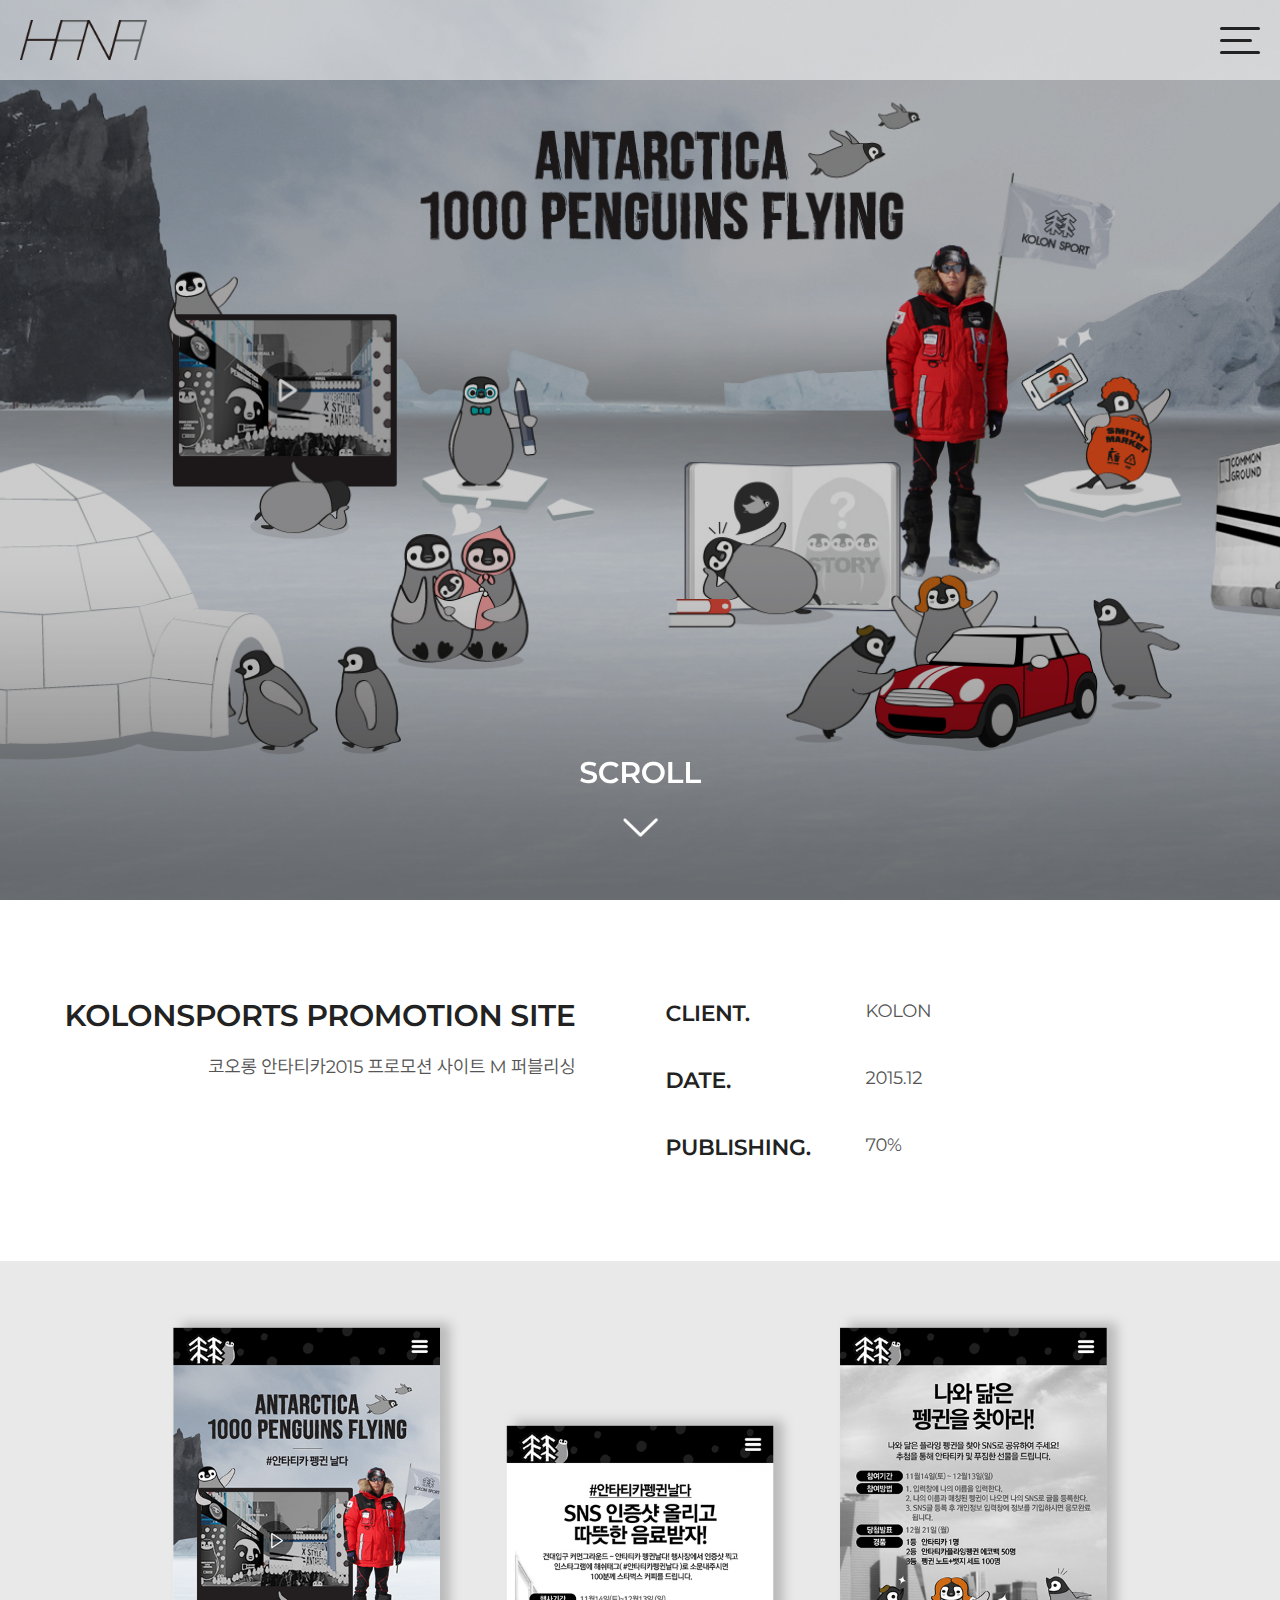
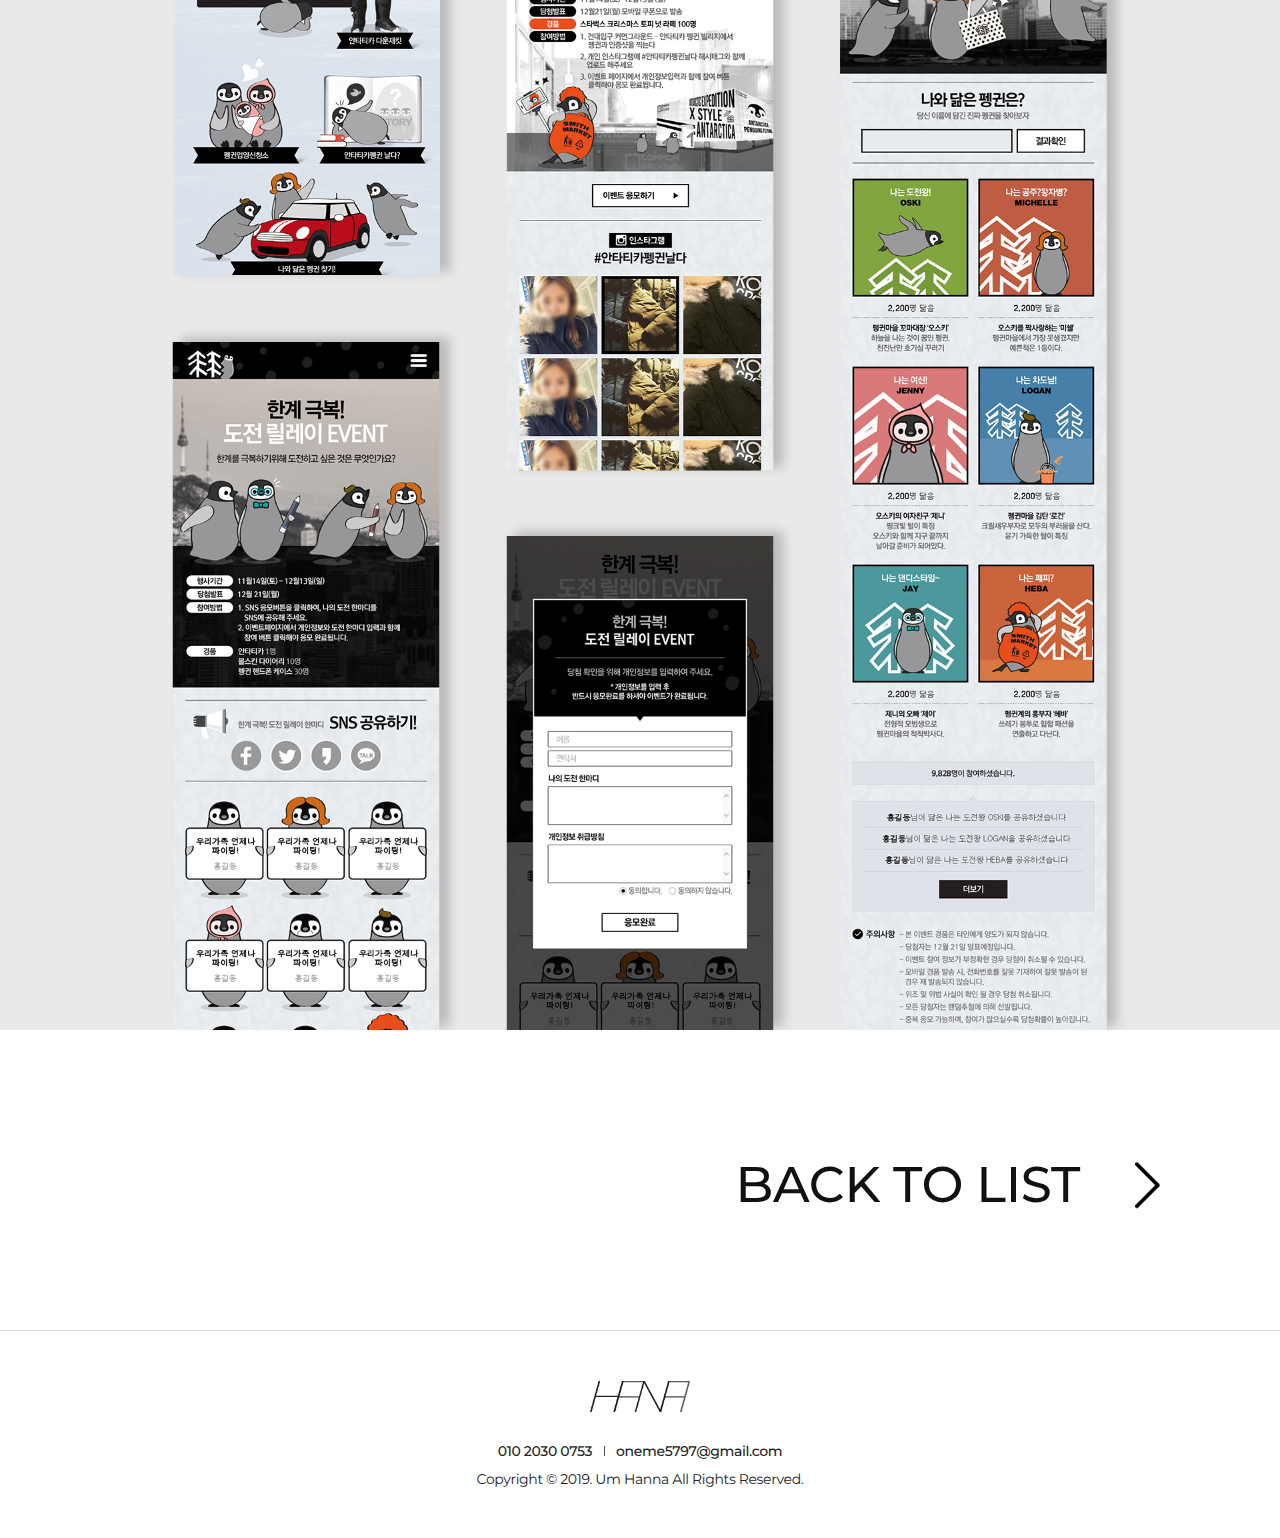
<file: view/view_kolon2015.html>
<!DOCTYPE html>
<html lang="ko">
<head>
	<meta http-equiv="Content-Type" content="text/html; charset=utf-8" />
	<meta http-equiv="X-UA-Compatible" content="IE=edge" />
	<meta content="no-cache" http-equiv="Pragma" />
	<meta content="no-cache" http-equiv="Cash-Control" />
	<meta content="user-scalable=no, initial-scale=1.0, maximum-scale=1.0, minimum-scale=1.0, width=device-width" name="viewport">
    <meta property="og:type" content="website">
	<meta property="og:title" content="UM HAN NA">
	<meta property="og:url" content="https://umhanna.github.io/website/">
	<meta property="og:image" content="https://umhanna.github.io/website/images/urlImg.jpg">
	<title>UM HAN NA</title>
	<link rel="stylesheet" type="text/css" href="../css/common.css" media="all" />
    <script type="text/javascript" src="../js/jquery.min.js"></script>
    <script type="text/javascript" src="../js/TweenMax.min.js"></script>
    <script type="text/javascript" src="../js/common.js"></script>
</head>
<body>
<div id="wrap" class="view_wrap">
    <div id="intro">
        <div class="intro_inner">
            <svg version="1.1" id="logo_load" xmlns:x="&ns_extend;" xmlns:i="&ns_ai;" xmlns:graph="&ns_graphs;"
            xmlns="http://www.w3.org/2000/svg" xmlns:xlink="http://www.w3.org/1999/xlink" x="0px" y="0px" width="260px" height="90px"
            viewBox="0 0 260 90" enable-background="new 0 0 260 90" xml:space="preserve">
            <g id="ly_3">
                <defs>
                    <path id="SVGID_2_" d="M256.809,3.679h-0.072V3.678h-50.088h-3.86h-0.029l-20.331,75.693L143,3.678h-3.627l-0.002,0.006H88.954
                        h-3.946h-0.032l-10.53,38.961h-55.81L29.165,3.684h-3.978l-21.996,81.9h3.978l10.53-39.432H73.51L62.98,85.584h0.031h3.947
                        h0.031l10.296-38.375l50.333,0.041l0.164-0.545h0.036l-10.44,38.873h3.744L141.6,9.293l39.371,75.504l-0.193,0.719l-0.381-0.74
                        l-0.608,1.547l1.358-0.094l-0.336-0.65h0.566h3.275h0.086l10.297-38.375h46.396l-10.307,38.375h3.979l11.232-41.887
                        l9.711-36.503h-0.008L256.809,3.679z M128.613,43.74l-50.391-0.042l1.586-5.964l8.203-30.541h50.417L128.613,43.74z
                            M242.375,43.691h-46.404l7.187-27.011l2.55-9.493h46.473L242.375,43.691z"></path>
                </defs>
                <clipPath id="SVGID_3_">
                    <use xlink:href="#SVGID_2_"  style="overflow:visible;"></use>
                </clipPath>
                <path class="st2" stroke="#4D6EFE" stroke-width="10" id="percentPath" d="M0 90 l260 0"></path>
                <path id="SVGID_1_" class="st0" d="M256.809,3.679h-0.072V3.678h-50.088h-3.86h-0.029l-20.331,75.693L143,3.678h-3.627
                    l-0.002,0.006H88.954h-3.946h-0.032l-10.53,38.961h-55.81L29.165,3.684h-3.978l-21.996,81.9h3.978l10.53-39.432H73.51
                    L62.98,85.584h0.031h3.947h0.031l10.296-38.375l50.333,0.041l0.164-0.545h0.036l-10.44,38.873h3.744L141.6,9.293l39.371,75.504
                    l-0.193,0.719l-0.381-0.74l-0.608,1.547l1.358-0.094l-0.336-0.65h0.566h3.275h0.086l10.297-38.375h46.396l-10.307,38.375h3.979
                    l11.232-41.887l9.711-36.503h-0.008L256.809,3.679z M128.613,43.74l-50.391-0.042l1.586-5.964l8.203-30.541h50.417L128.613,43.74
                    z M242.375,43.691h-46.404l7.187-27.011l2.55-9.493h46.473L242.375,43.691z"></path>
                <polygon class="st1" points="180.031,84.078 181.281,86.063 181.719,86.063 182.266,86.844 178.578,87.063"></polygon>
            </g>
            </svg>
            <!-- //logo_load -->
        </div>
    </div>
	<!-- header -->
	<header>
		<div class="header_fix">
			<div class="header_inner">
                <h1 class="logo"><a href="/website/"><img src="../images/logo.png" alt="hanna"></a></h1>
                <div class="menu_btn">
                    <a href="javascript:;" class="inner">
                        <span></span>
                        <span></span>
                        <span></span>
                        <em class="hide">메뉴열기</em>
                    </a>
                </div>
				<div id="gnb">
					<ul>
						<li><a href="/website/">HOME</a></li>
						<li><a href="/website/#work">WORK</a></li>
						<li><a href="/website/#about">ABOUT ME</a></li>
					</ul>
				</div>
				<div class="gnb_bg"><div class="bg_txt"></div></div>
			</div>
		</div>
    </header>
    <!-- //header -->
	<!-- container -->
	<div id="container" class="view">
        <!-- mv -->
        <div class="mv kolon2015">
            <div class="bg iosnone"></div>
            <div class="cover_bg">
                <span class="basic_bg"></span>
                <span class="bottom_bg"></span>
                <div class="arrow">
                    <a href="">SCROLL<span class="icon"></span></a>
                </div>
            </div>
        </div>
        <!-- //mv -->
        <!-- info_wrap -->
        <div class="info_wrap">
            <div class="cont_center">
                <div class="title">
                    <dl>
                        <dt>KOLONSPORTS <em class="next_line"></em>PROMOTION SITE</dt>
                        <dd>코오롱 안타티카2015 프로모션 사이트 M 퍼블리싱</dd>
                    </dl>
                </div>
                <div class="cont">
                    <dl>
                        <dt>CLIENT.</dt>
                        <dd>KOLON</dd>
                    </dl>
                    <dl>
                        <dt>DATE.</dt>
                        <dd>2015.12</dd>
                    </dl>
                    <dl>
                        <dt>PUBLISHING.</dt>
                        <dd>70%</dd>
                    </dl>
                </div>
            </div>
        </div>
        <!-- //info_wrap -->
        <!-- detail_wrap -->
        <div class="detail_wrap">
            <div class="detail_img"><img src="../images/work/kolon2015/detail01.jpg" alt="코오롱스포츠 안타티카프로모션 모바일디자인들"></div>
            <div class="back_list">
                <a href="javascript:history.back();"><span class="text">BACK TO LIST</span><span class="arrow"></span></a>
            </div>
        </div>
        <!-- //detail_wrap -->
	</div>
	<!-- //container -->
	<!-- footer -->
	<footer>
        <div class="adr_txt">
            <p class="footer_logo"><img src="../images/logo.png" alt=""></p>
            <p class="txt">010 2030 0753 <span></span> oneme5797@gmail.com</p>
        </div>
        <p class="copyright">Copyright © 2019. Um Hanna All Rights Reserved.</p>
    </footer>
    <!-- //footer -->
</div>
</body>
</html>
</file>
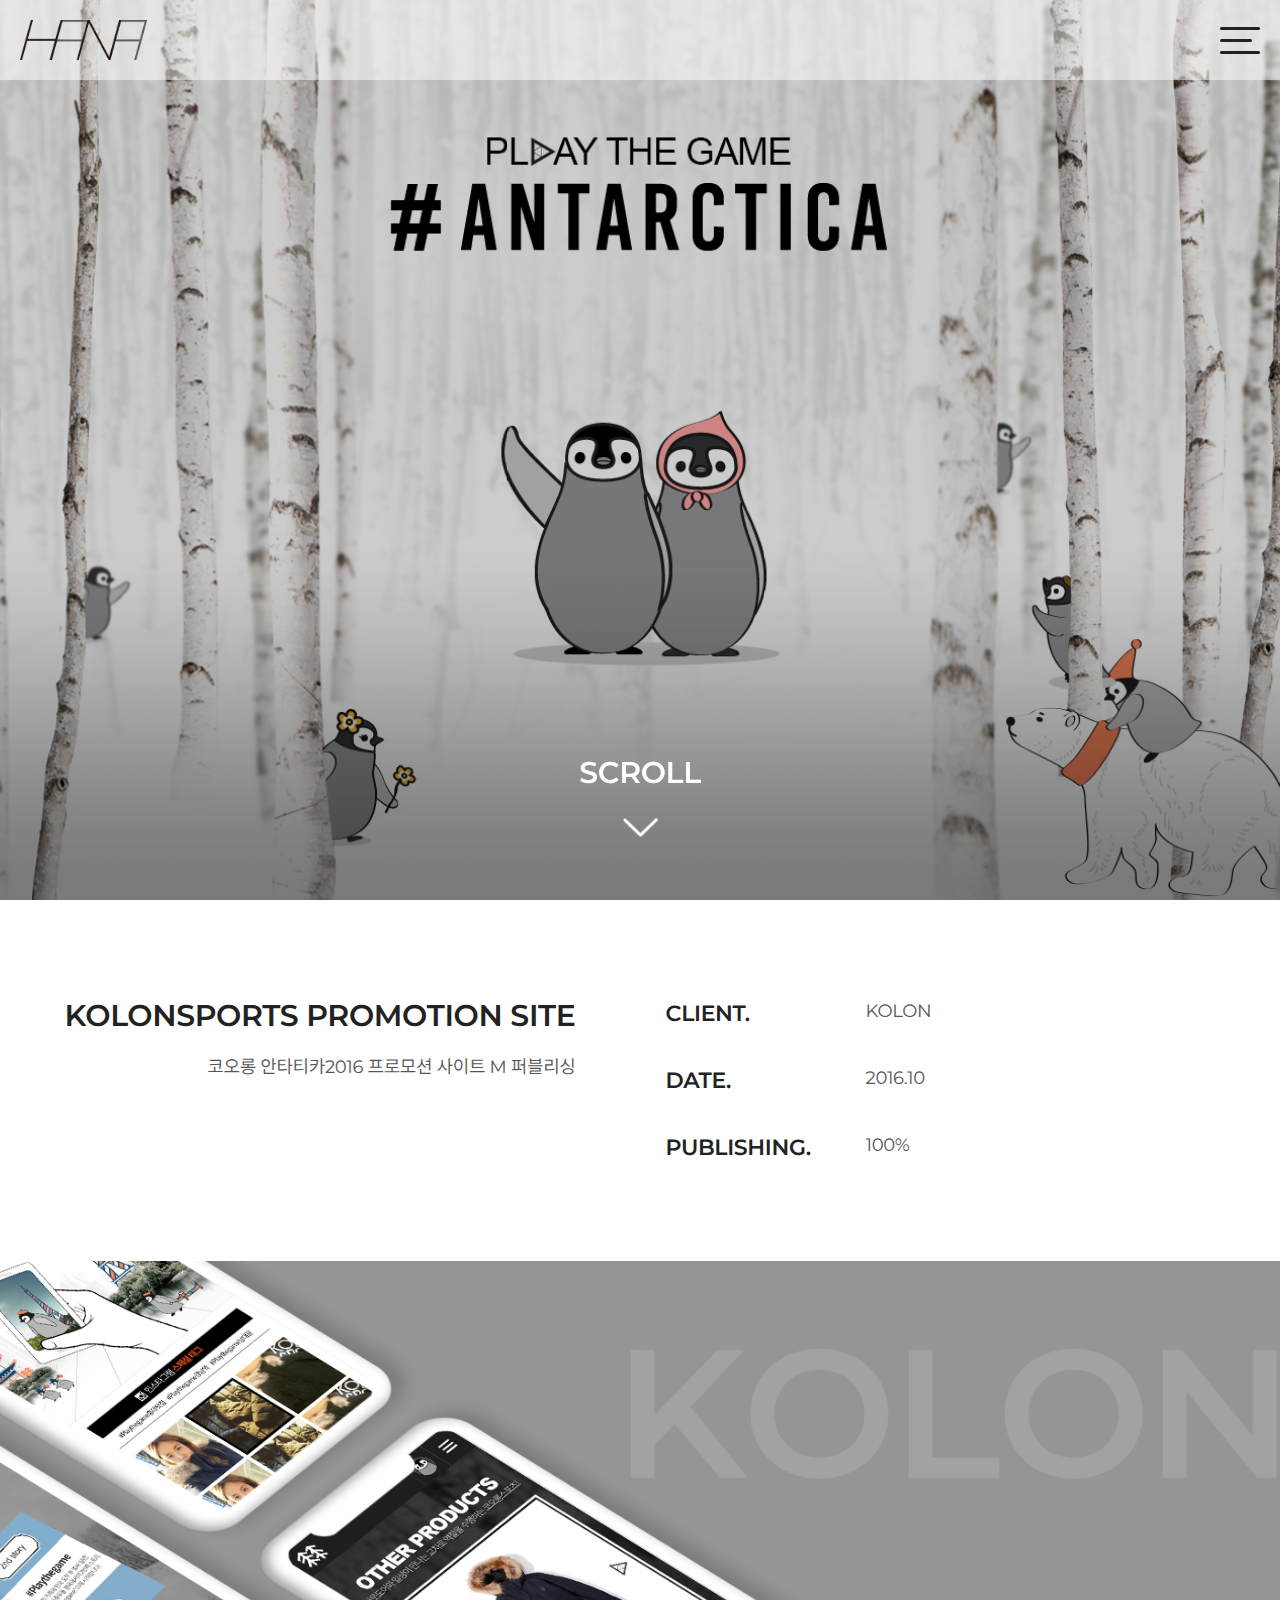
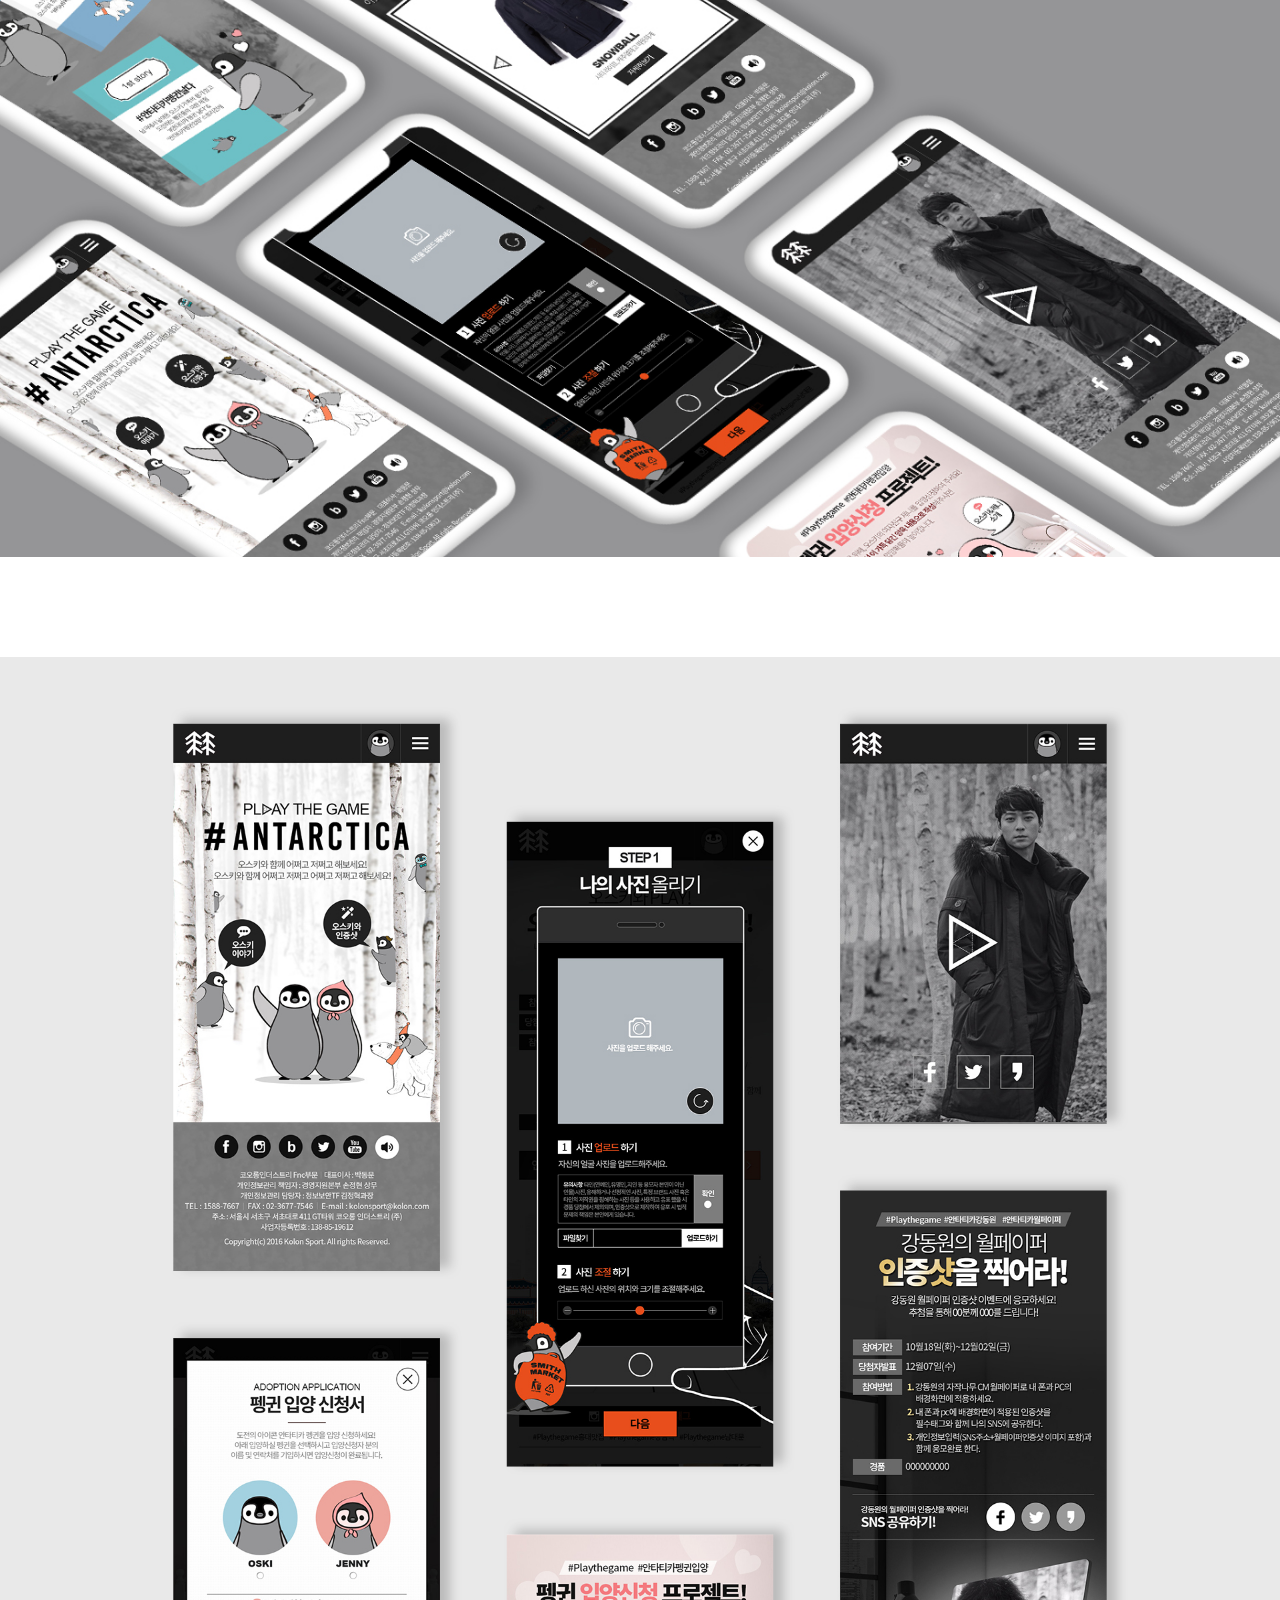
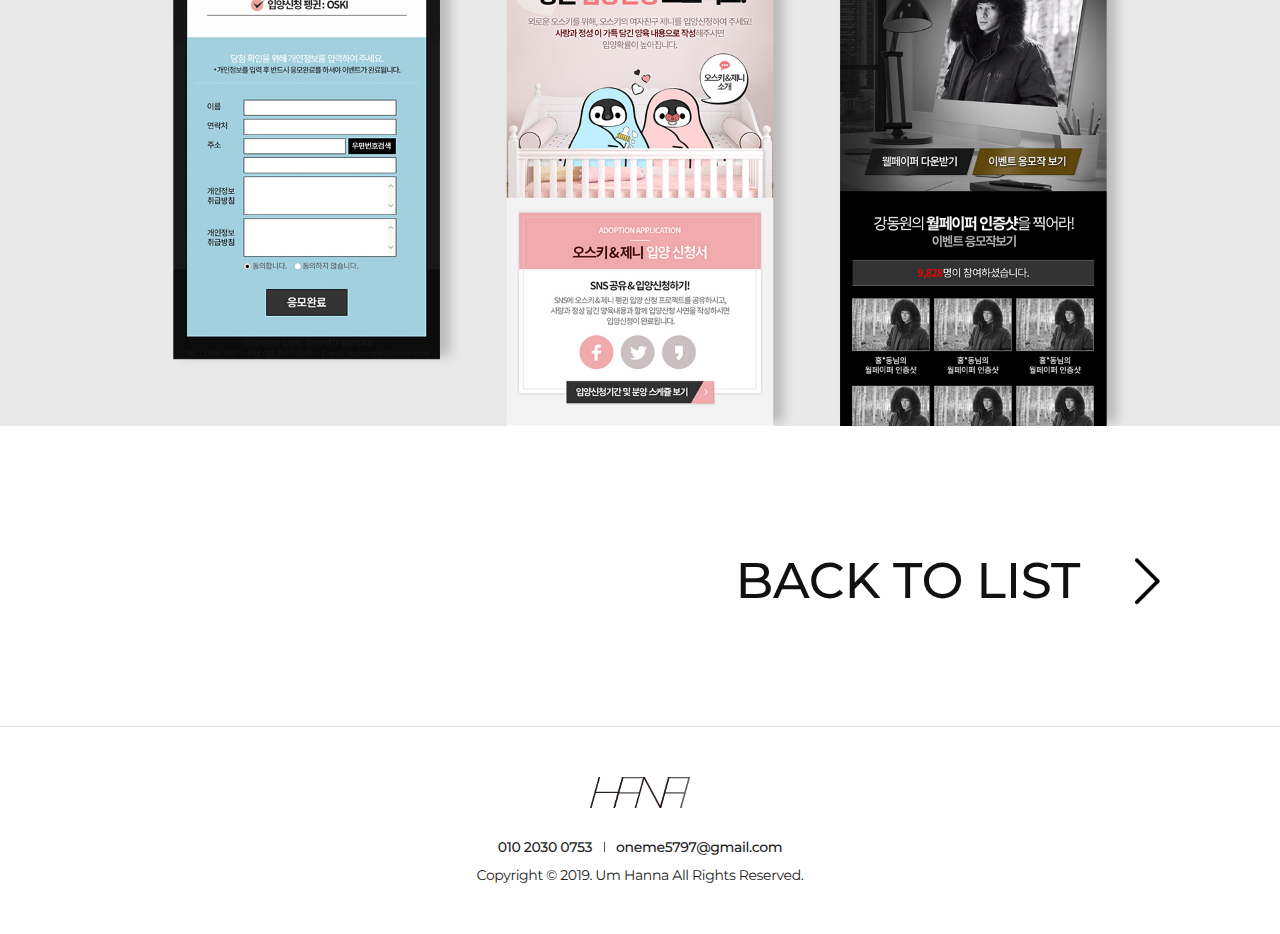
<file: view/view_kolon2016.html>
<!DOCTYPE html>
<html lang="ko">
<head>
	<meta http-equiv="Content-Type" content="text/html; charset=utf-8" />
	<meta http-equiv="X-UA-Compatible" content="IE=edge" />
	<meta content="no-cache" http-equiv="Pragma" />
	<meta content="no-cache" http-equiv="Cash-Control" />
	<meta content="user-scalable=no, initial-scale=1.0, maximum-scale=1.0, minimum-scale=1.0, width=device-width" name="viewport">
    <meta property="og:type" content="website">
	<meta property="og:title" content="UM HAN NA">
	<meta property="og:url" content="https://umhanna.github.io/website/">
	<meta property="og:image" content="https://umhanna.github.io/website/images/urlImg.jpg">
	<title>UM HAN NA</title>
	<link rel="stylesheet" type="text/css" href="../css/common.css" media="all" />
    <script type="text/javascript" src="../js/jquery.min.js"></script>
    <script type="text/javascript" src="../js/TweenMax.min.js"></script>
    <script type="text/javascript" src="../js/common.js"></script>
</head>
<body>
<div id="wrap" class="view_wrap">
    <div id="intro">
        <div class="intro_inner">
            <svg version="1.1" id="logo_load" xmlns:x="&ns_extend;" xmlns:i="&ns_ai;" xmlns:graph="&ns_graphs;"
            xmlns="http://www.w3.org/2000/svg" xmlns:xlink="http://www.w3.org/1999/xlink" x="0px" y="0px" width="260px" height="90px"
            viewBox="0 0 260 90" enable-background="new 0 0 260 90" xml:space="preserve">
            <g id="ly_3">
                <defs>
                    <path id="SVGID_2_" d="M256.809,3.679h-0.072V3.678h-50.088h-3.86h-0.029l-20.331,75.693L143,3.678h-3.627l-0.002,0.006H88.954
                        h-3.946h-0.032l-10.53,38.961h-55.81L29.165,3.684h-3.978l-21.996,81.9h3.978l10.53-39.432H73.51L62.98,85.584h0.031h3.947
                        h0.031l10.296-38.375l50.333,0.041l0.164-0.545h0.036l-10.44,38.873h3.744L141.6,9.293l39.371,75.504l-0.193,0.719l-0.381-0.74
                        l-0.608,1.547l1.358-0.094l-0.336-0.65h0.566h3.275h0.086l10.297-38.375h46.396l-10.307,38.375h3.979l11.232-41.887
                        l9.711-36.503h-0.008L256.809,3.679z M128.613,43.74l-50.391-0.042l1.586-5.964l8.203-30.541h50.417L128.613,43.74z
                            M242.375,43.691h-46.404l7.187-27.011l2.55-9.493h46.473L242.375,43.691z"></path>
                </defs>
                <clipPath id="SVGID_3_">
                    <use xlink:href="#SVGID_2_"  style="overflow:visible;"></use>
                </clipPath>
                <path class="st2" stroke="#4D6EFE" stroke-width="10" id="percentPath" d="M0 90 l260 0"></path>
                <path id="SVGID_1_" class="st0" d="M256.809,3.679h-0.072V3.678h-50.088h-3.86h-0.029l-20.331,75.693L143,3.678h-3.627
                    l-0.002,0.006H88.954h-3.946h-0.032l-10.53,38.961h-55.81L29.165,3.684h-3.978l-21.996,81.9h3.978l10.53-39.432H73.51
                    L62.98,85.584h0.031h3.947h0.031l10.296-38.375l50.333,0.041l0.164-0.545h0.036l-10.44,38.873h3.744L141.6,9.293l39.371,75.504
                    l-0.193,0.719l-0.381-0.74l-0.608,1.547l1.358-0.094l-0.336-0.65h0.566h3.275h0.086l10.297-38.375h46.396l-10.307,38.375h3.979
                    l11.232-41.887l9.711-36.503h-0.008L256.809,3.679z M128.613,43.74l-50.391-0.042l1.586-5.964l8.203-30.541h50.417L128.613,43.74
                    z M242.375,43.691h-46.404l7.187-27.011l2.55-9.493h46.473L242.375,43.691z"></path>
                <polygon class="st1" points="180.031,84.078 181.281,86.063 181.719,86.063 182.266,86.844 178.578,87.063"></polygon>
            </g>
            </svg>
            <!-- //logo_load -->
        </div>
    </div>
	<!-- header -->
	<header>
		<div class="header_fix">
			<div class="header_inner">
                <h1 class="logo"><a href="/website/"><img src="../images/logo.png" alt="hanna"></a></h1>
                <div class="menu_btn">
                    <a href="javascript:;" class="inner">
                        <span></span>
                        <span></span>
                        <span></span>
                        <em class="hide">메뉴열기</em>
                    </a>
                </div>
				<div id="gnb">
					<ul>
						<li><a href="/website/">HOME</a></li>
						<li><a href="/website/#work">WORK</a></li>
						<li><a href="/website/#about">ABOUT ME</a></li>
					</ul>
				</div>
				<div class="gnb_bg"><div class="bg_txt"></div></div>
			</div>
		</div>
    </header>
    <!-- //header -->
	<!-- container -->
	<div id="container" class="view">
        <!-- mv -->
        <div class="mv kolon2016">
            <div class="bg iosnone"></div>
            <div class="cover_bg">
                <span class="basic_bg"></span>
                <span class="bottom_bg"></span>
                <div class="arrow">
                    <a href="">SCROLL<span class="icon"></span></a>
                </div>
            </div>
        </div>
        <!-- //mv -->
        <!-- info_wrap -->
        <div class="info_wrap">
            <div class="cont_center">
                <div class="title">
                    <dl>
                        <dt>KOLONSPORTS <em class="next_line"></em>PROMOTION SITE</dt>
                        <dd>코오롱 안타티카2016 프로모션 사이트 M 퍼블리싱</dd>
                    </dl>
                </div>
                <div class="cont">
                    <dl>
                        <dt>CLIENT.</dt>
                        <dd>KOLON</dd>
                    </dl>
                    <dl>
                        <dt>DATE.</dt>
                        <dd>2016.10</dd>
                    </dl>
                    <dl>
                        <dt>PUBLISHING.</dt>
                        <dd>100%</dd>
                    </dl>
                </div>
            </div>
        </div>
        <!-- //info_wrap -->
        <!-- detail_wrap -->
        <div class="detail_wrap">
            <div class="detail_img mb100">
                <div class="cont_center"><img src="../images/work/kolon2016/detail01.jpg" alt="코오롱스포츠 안타티카프로모션 모바일디자인들"></div>
            </div>
            <div class="detail_img"><img src="../images/work/kolon2016/detail02.jpg" alt="코오롱스포츠 안타티카프로모션 모바일디자인들"></div>
            <div class="back_list">
                <a href="javascript:history.back();"><span class="text">BACK TO LIST</span><span class="arrow"></span></a>
            </div>
        </div>
        <!-- //detail_wrap -->
	</div>
	<!-- //container -->
	<!-- footer -->
	<footer>
        <div class="adr_txt">
            <p class="footer_logo"><img src="../images/logo.png" alt=""></p>
            <p class="txt">010 2030 0753 <span></span> oneme5797@gmail.com</p>
        </div>
        <p class="copyright">Copyright © 2019. Um Hanna All Rights Reserved.</p>
    </footer>
    <!-- //footer -->
</div>
</body>
</html>
</file>
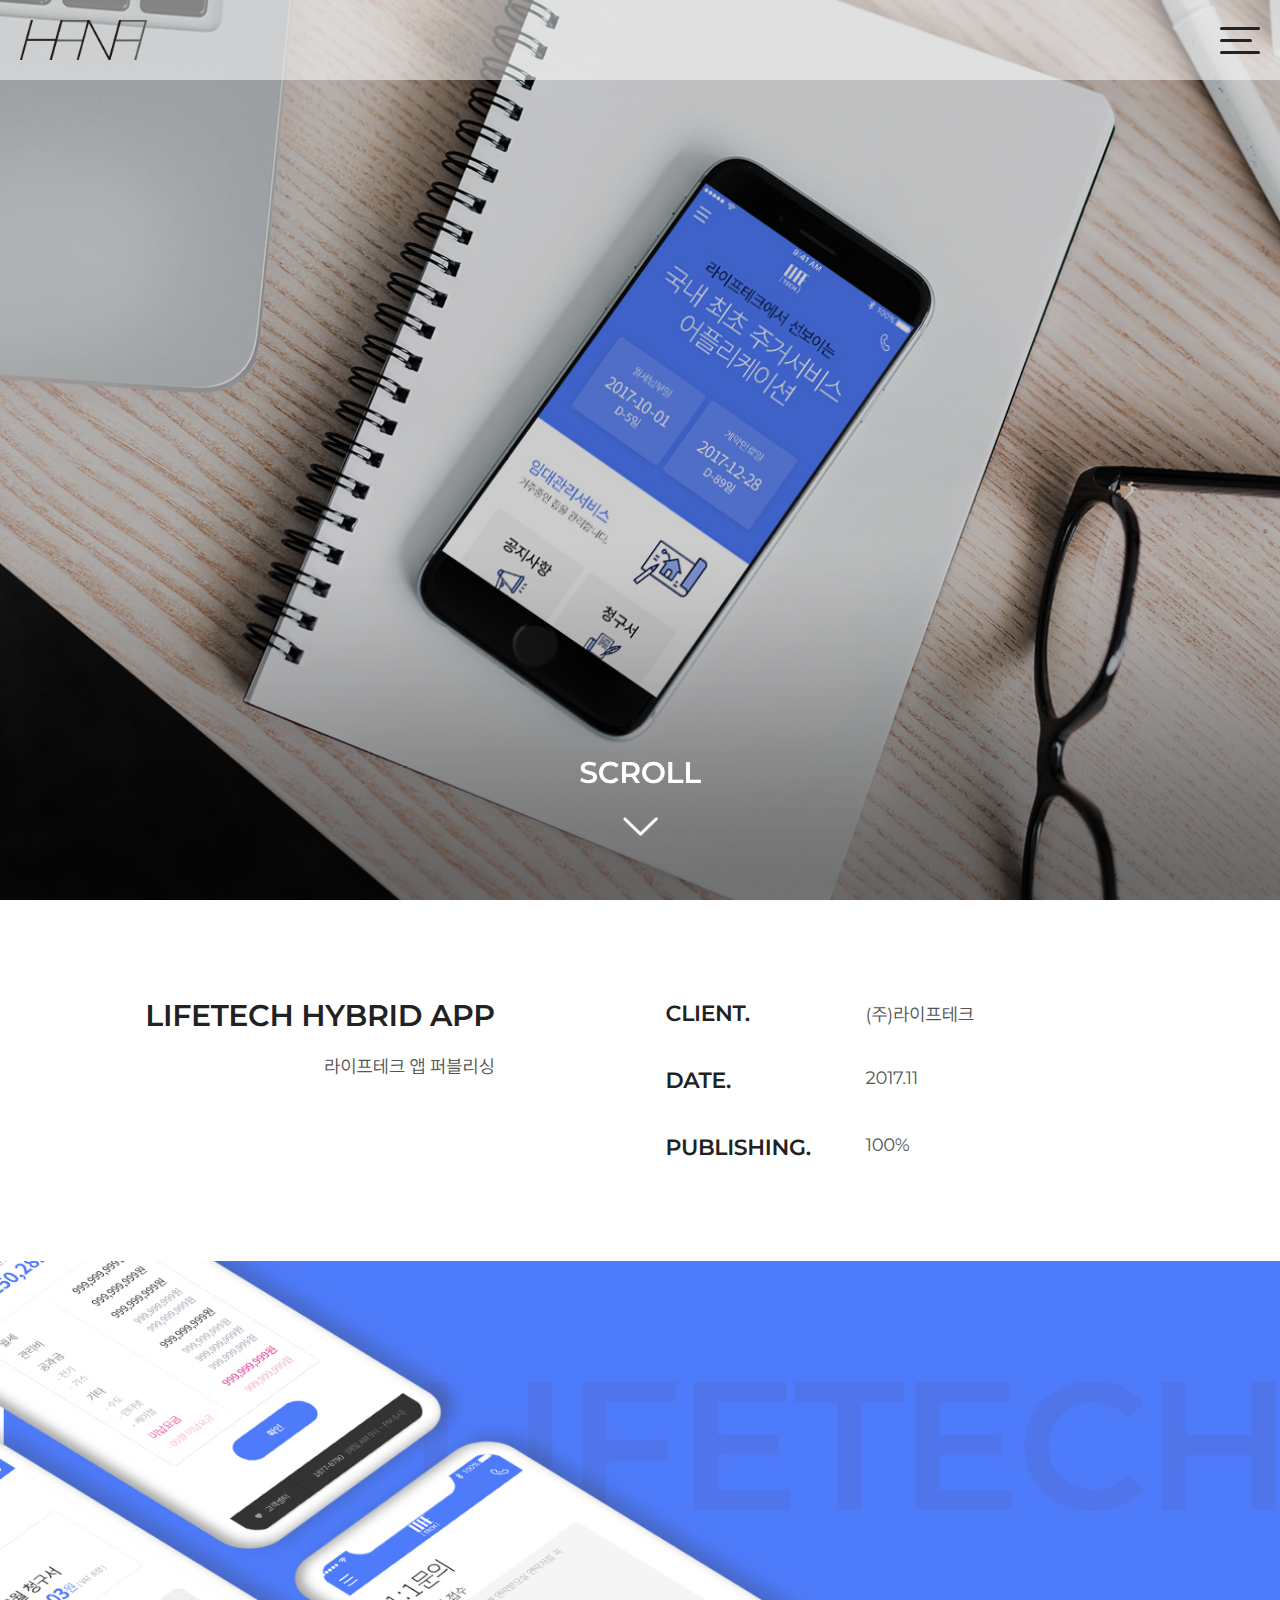
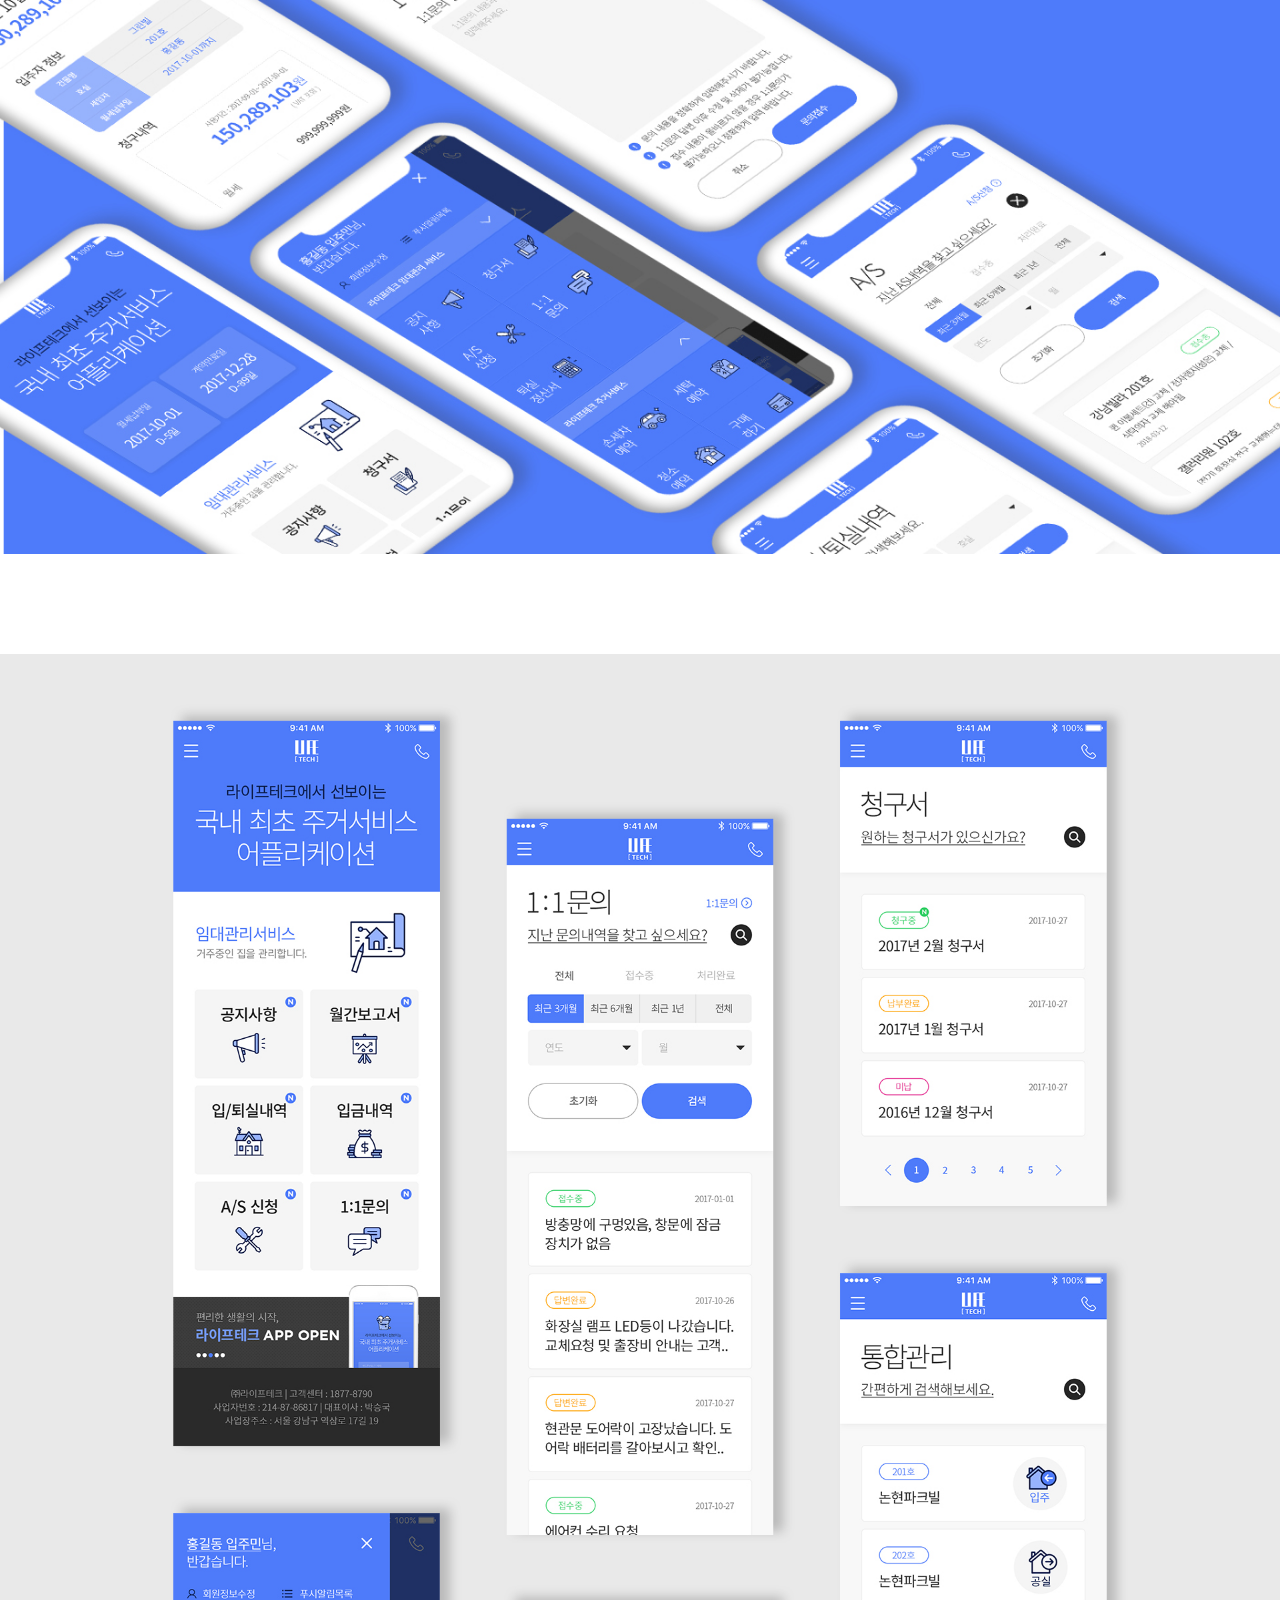
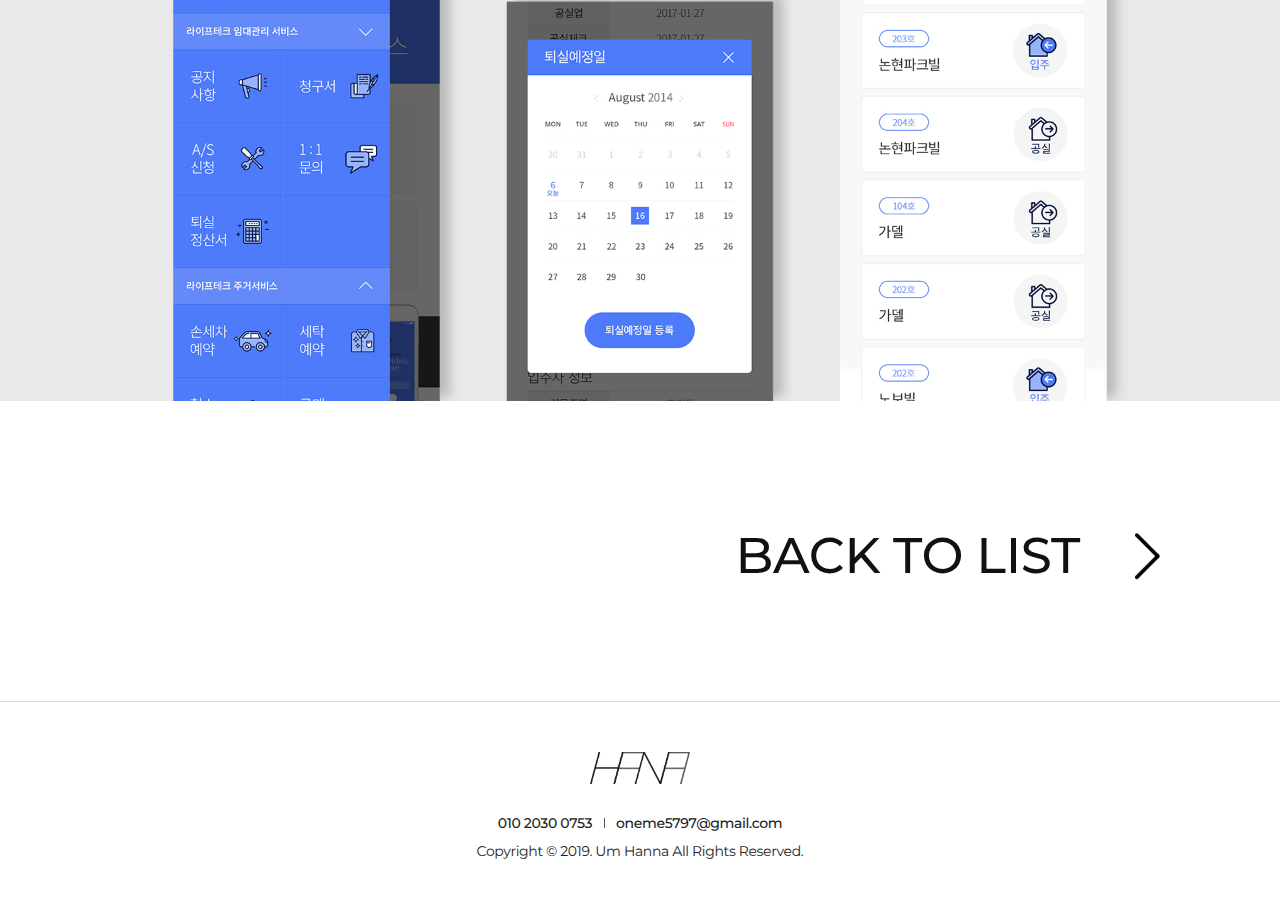
<file: view/view_lifetech.html>
<!DOCTYPE html>
<html lang="ko">
<head>
	<meta http-equiv="Content-Type" content="text/html; charset=utf-8">
	<meta http-equiv="X-UA-Compatible" content="IE=edge" />
	<meta content="no-cache" http-equiv="Pragma">
	<meta content="no-cache" http-equiv="Cash-Control">
	<meta content="user-scalable=no, initial-scale=1.0, maximum-scale=1.0, minimum-scale=1.0, width=device-width" name="viewport">
    <meta property="og:type" content="website">
	<meta property="og:title" content="UM HAN NA">
	<meta property="og:url" content="https://umhanna.github.io/website/">
	<meta property="og:image" content="https://umhanna.github.io/website/images/urlImg.jpg">
	<title>UM HAN NA</title>
	<link rel="stylesheet" type="text/css" href="../css/common.css" media="all" />
    <script type="text/javascript" src="../js/jquery.min.js"></script>
    <script type="text/javascript" src="../js/TweenMax.min.js"></script>
    <script type="text/javascript" src="../js/common.js"></script>
</head>
<body>
<div id="wrap" class="view_wrap">
    <div id="intro">
        <div class="intro_inner">
            <svg version="1.1" id="logo_load" xmlns:x="&ns_extend;" xmlns:i="&ns_ai;" xmlns:graph="&ns_graphs;"
            xmlns="http://www.w3.org/2000/svg" xmlns:xlink="http://www.w3.org/1999/xlink" x="0px" y="0px" width="260px" height="90px"
            viewBox="0 0 260 90" enable-background="new 0 0 260 90" xml:space="preserve">
            <g id="ly_3">
                <defs>
                    <path id="SVGID_2_" d="M256.809,3.679h-0.072V3.678h-50.088h-3.86h-0.029l-20.331,75.693L143,3.678h-3.627l-0.002,0.006H88.954
                        h-3.946h-0.032l-10.53,38.961h-55.81L29.165,3.684h-3.978l-21.996,81.9h3.978l10.53-39.432H73.51L62.98,85.584h0.031h3.947
                        h0.031l10.296-38.375l50.333,0.041l0.164-0.545h0.036l-10.44,38.873h3.744L141.6,9.293l39.371,75.504l-0.193,0.719l-0.381-0.74
                        l-0.608,1.547l1.358-0.094l-0.336-0.65h0.566h3.275h0.086l10.297-38.375h46.396l-10.307,38.375h3.979l11.232-41.887
                        l9.711-36.503h-0.008L256.809,3.679z M128.613,43.74l-50.391-0.042l1.586-5.964l8.203-30.541h50.417L128.613,43.74z
                            M242.375,43.691h-46.404l7.187-27.011l2.55-9.493h46.473L242.375,43.691z"></path>
                </defs>
                <clipPath id="SVGID_3_">
                    <use xlink:href="#SVGID_2_"  style="overflow:visible;"></use>
                </clipPath>
                <path class="st2" stroke="#4D6EFE" stroke-width="10" id="percentPath" d="M0 90 l260 0"></path>
                <path id="SVGID_1_" class="st0" d="M256.809,3.679h-0.072V3.678h-50.088h-3.86h-0.029l-20.331,75.693L143,3.678h-3.627
                    l-0.002,0.006H88.954h-3.946h-0.032l-10.53,38.961h-55.81L29.165,3.684h-3.978l-21.996,81.9h3.978l10.53-39.432H73.51
                    L62.98,85.584h0.031h3.947h0.031l10.296-38.375l50.333,0.041l0.164-0.545h0.036l-10.44,38.873h3.744L141.6,9.293l39.371,75.504
                    l-0.193,0.719l-0.381-0.74l-0.608,1.547l1.358-0.094l-0.336-0.65h0.566h3.275h0.086l10.297-38.375h46.396l-10.307,38.375h3.979
                    l11.232-41.887l9.711-36.503h-0.008L256.809,3.679z M128.613,43.74l-50.391-0.042l1.586-5.964l8.203-30.541h50.417L128.613,43.74
                    z M242.375,43.691h-46.404l7.187-27.011l2.55-9.493h46.473L242.375,43.691z"></path>
                <polygon class="st1" points="180.031,84.078 181.281,86.063 181.719,86.063 182.266,86.844 178.578,87.063"></polygon>
            </g>
            </svg>
            <!-- //logo_load -->
        </div>
    </div>
	<!-- header -->
	<header>
		<div class="header_fix">
			<div class="header_inner">
                <h1 class="logo"><a href="/website/"><img src="../images/logo.png" alt="hanna"></a></h1>
                <div class="menu_btn">
                    <a href="javascript:;" class="inner">
                        <span></span>
                        <span></span>
                        <span></span>
                        <em class="hide">메뉴열기</em>
                    </a>
                </div>
				<div id="gnb">
					<ul>
						<li><a href="/website/">HOME</a></li>
						<li><a href="/website/#work">WORK</a></li>
						<li><a href="/website/#about">ABOUT ME</a></li>
					</ul>
				</div>
				<div class="gnb_bg"><div class="bg_txt"></div></div>
			</div>
		</div>
    </header>
    <!-- //header -->
	<!-- container -->
	<div id="container" class="view">
        <!-- mv -->
        <div class="mv lifetech">
            <div class="bg iosnone"></div>
            <div class="cover_bg">
                <span class="basic_bg"></span>
                <span class="bottom_bg"></span>
                <div class="arrow">
                    <a href="">SCROLL<span class="icon"></span></a>
                </div>
            </div>
        </div>
        <!-- //mv -->
        <!-- info_wrap -->
        <div class="info_wrap">
            <div class="cont_center">
                <div class="title">
                    <dl>
                        <dt>LIFETECH <em class="next_line"></em>HYBRID APP</dt>
                        <dd>라이프테크 앱 퍼블리싱</dd>
                    </dl>
                </div>
                <div class="cont">
                    <dl>
                        <dt>CLIENT.</dt>
                        <dd>(주)라이프테크</dd>
                    </dl>
                    <dl>
                        <dt>DATE.</dt>
                        <dd>2017.11</dd>
                    </dl>
                    <dl>
                        <dt>PUBLISHING.</dt>
                        <dd>100%</dd>
                    </dl>
                </div>
            </div>
        </div>
        <!-- //info_wrap -->
        <!-- detail_wrap -->
        <div class="detail_wrap">
            <div class="detail_img mb100">
                <div class="cont_center"><img src="../images/work/lifetech/detail01.jpg" alt="라이프테크 모바일디자인들"></div>
            </div>
            <div class="detail_img"><img src="../images/work/lifetech/detail02.jpg" alt="라이프테크 모바일디자인들"></div>
            <div class="back_list">
                <a href="javascript:history.back();"><span class="text">BACK TO LIST</span><span class="arrow"></span></a>
            </div>
        </div>
        <!-- //detail_wrap -->
	</div>
	<!-- //container -->
	<!-- footer -->
	<footer>
        <div class="adr_txt">
            <p class="footer_logo"><img src="../images/logo.png" alt=""></p>
            <p class="txt">010 2030 0753 <span></span> oneme5797@gmail.com</p>
        </div>
        <p class="copyright">Copyright © 2019. Um Hanna All Rights Reserved.</p>
    </footer>
    <!-- //footer -->
</div>
</body>
</html>
</file>
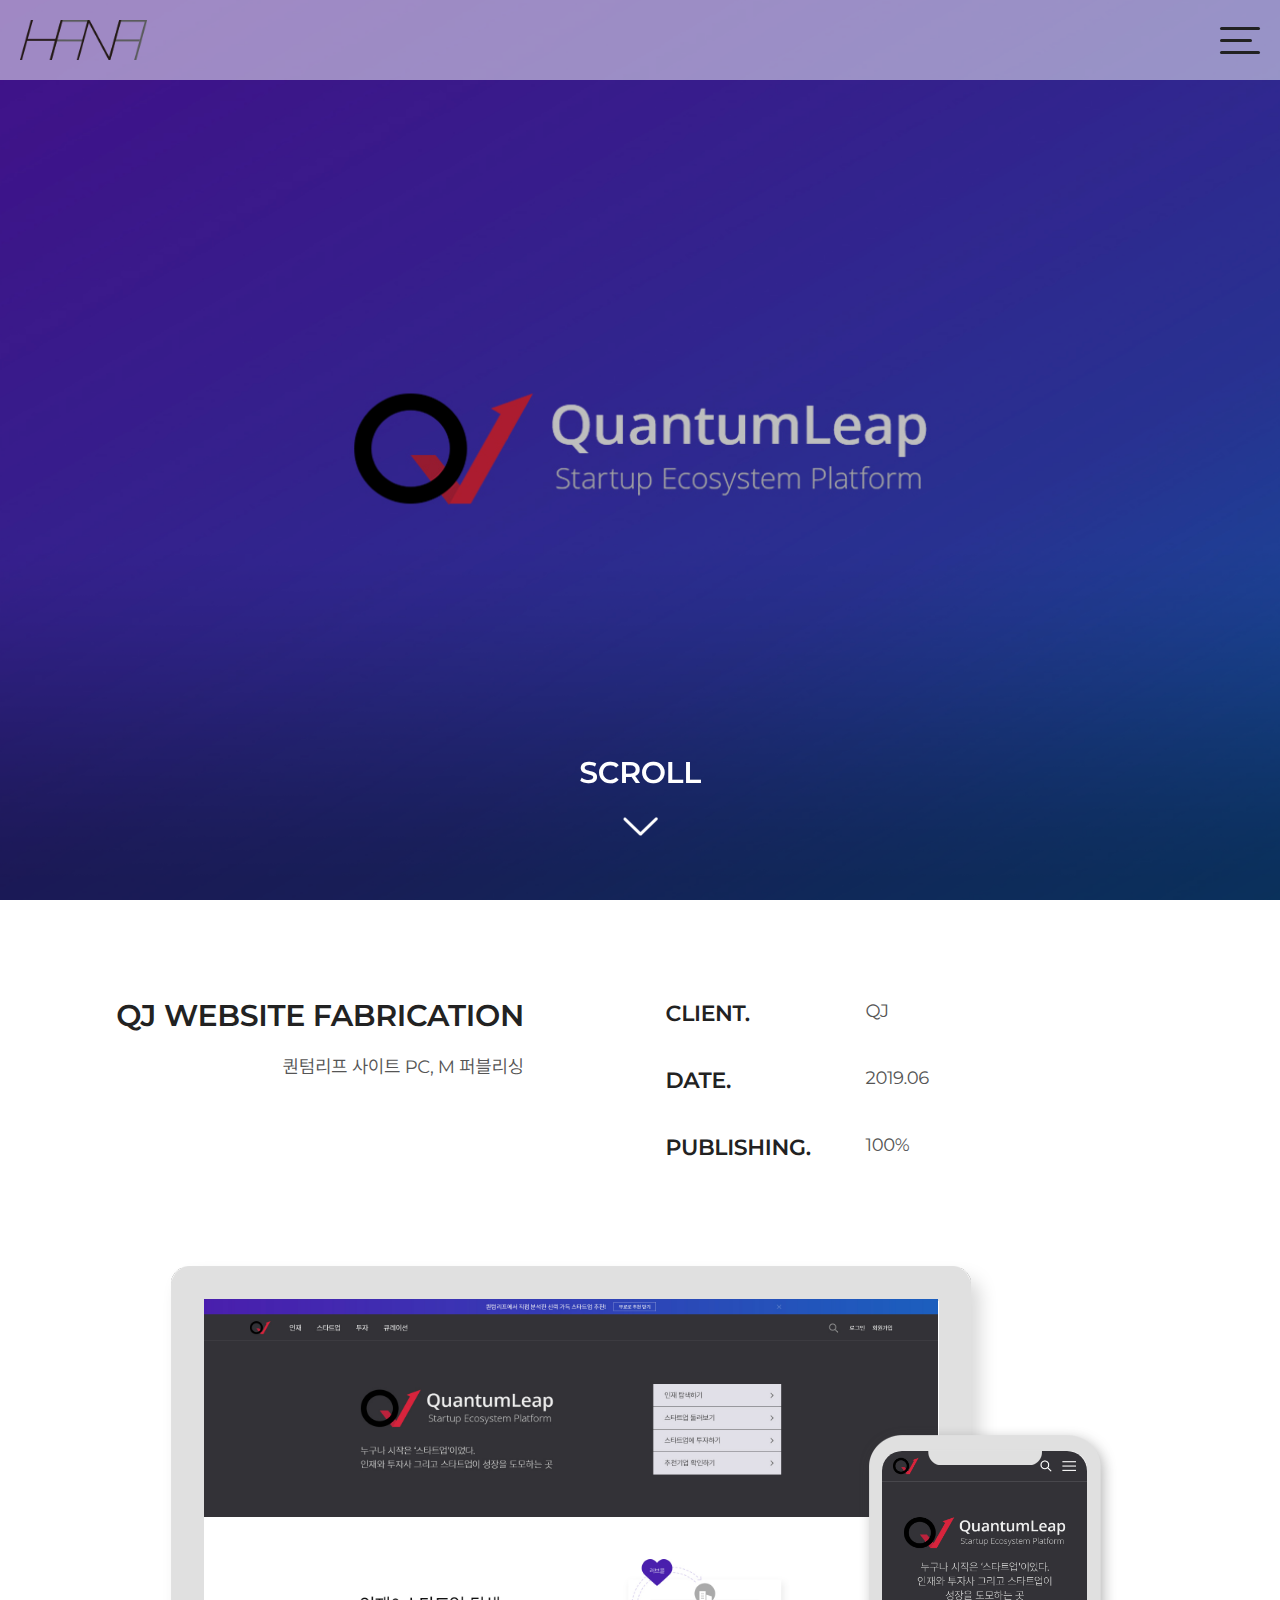
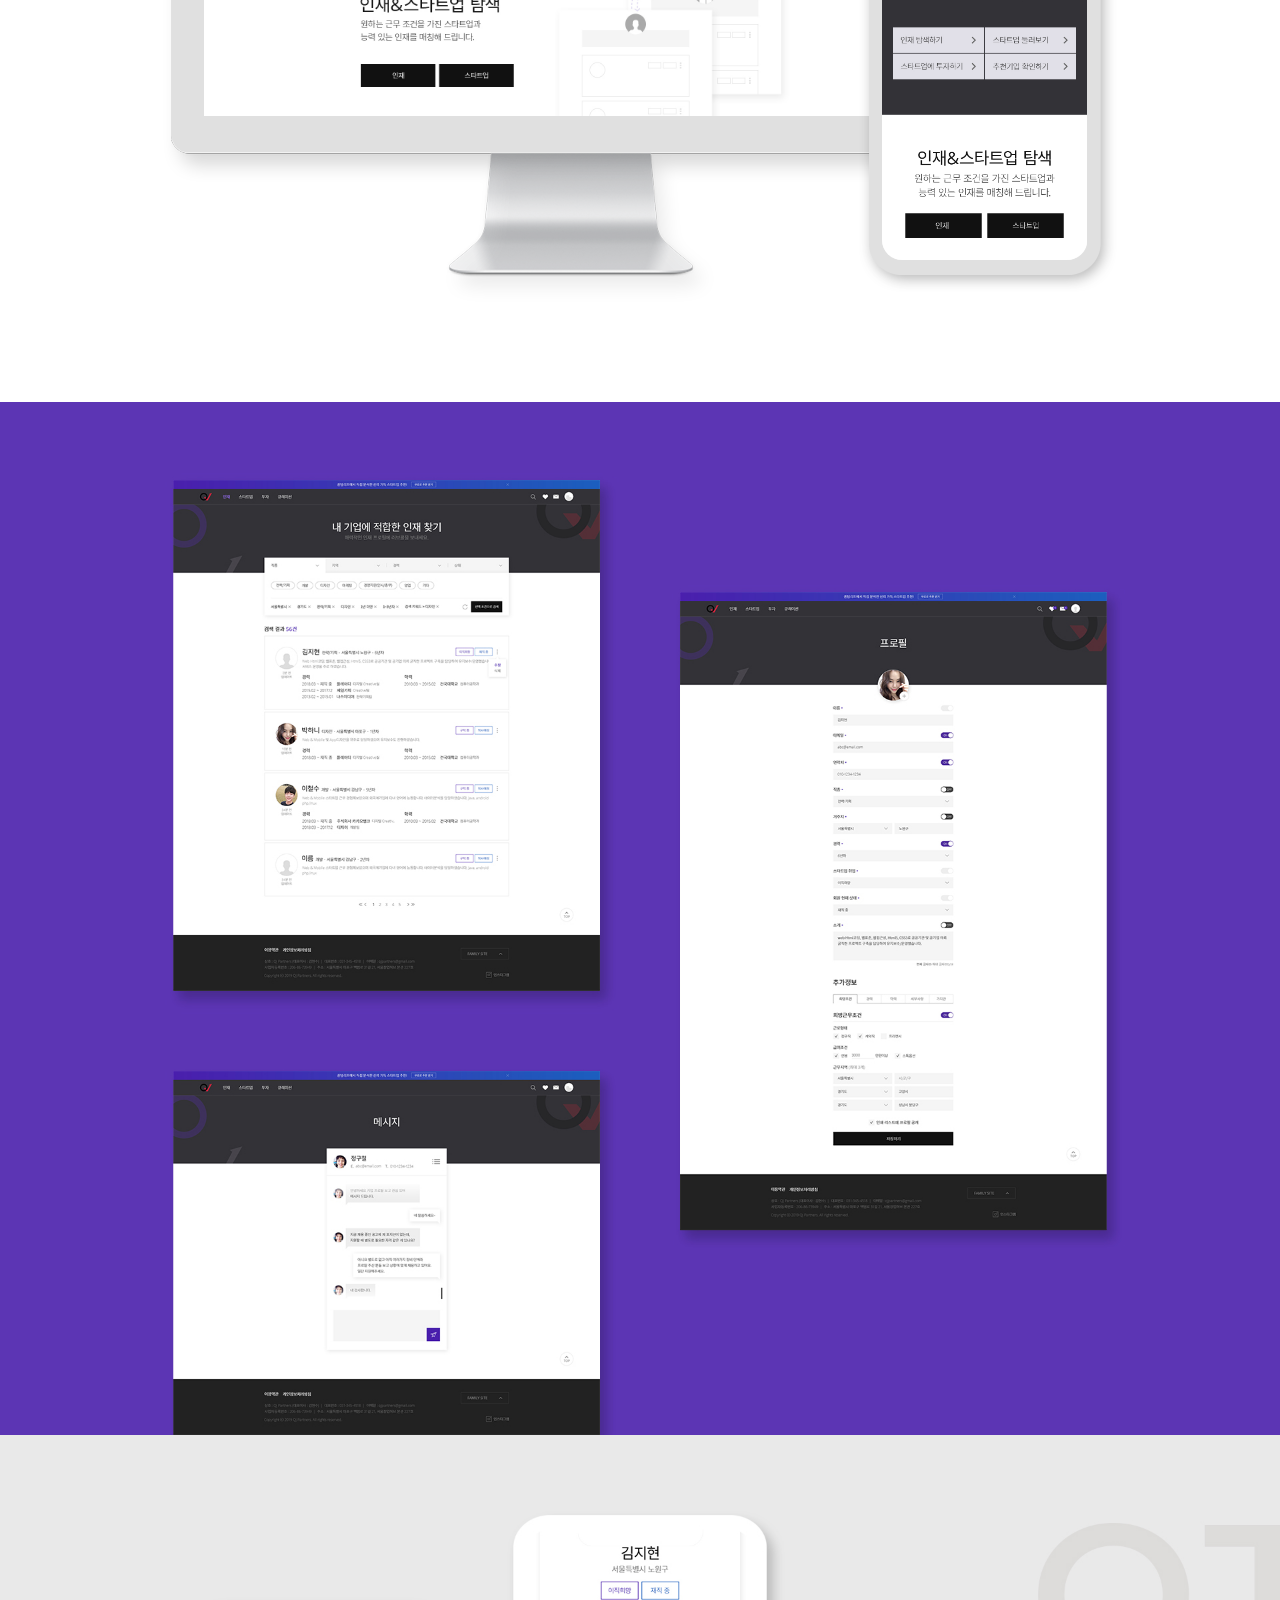
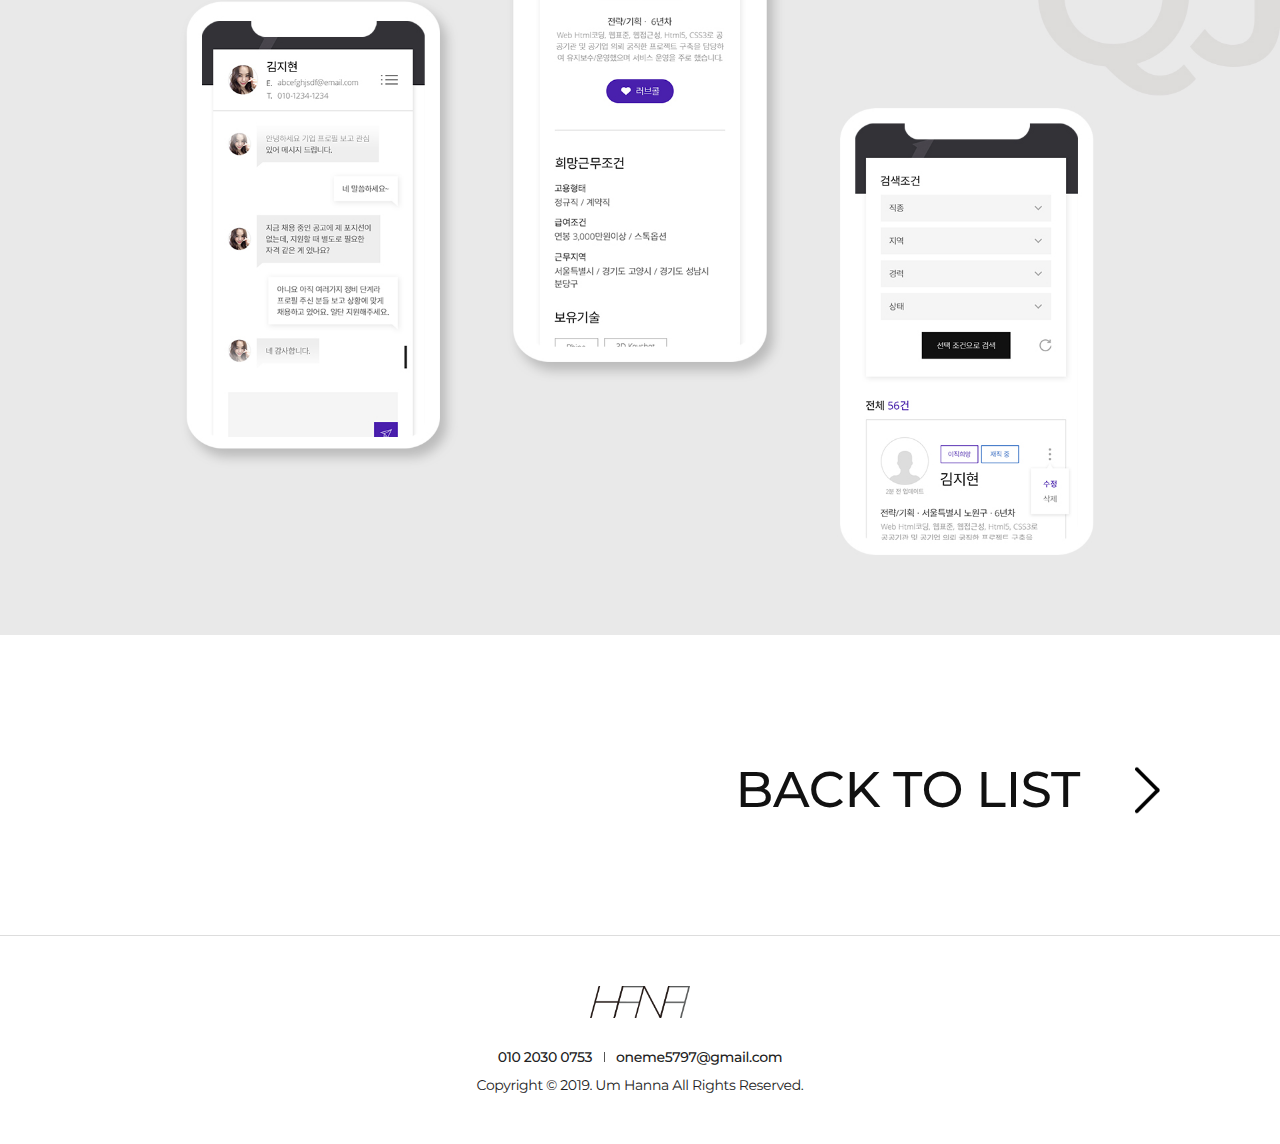
<file: view/view_qj.html>
<!DOCTYPE html>
<html lang="ko">
<head>
	<meta http-equiv="Content-Type" content="text/html; charset=utf-8" />
	<meta http-equiv="X-UA-Compatible" content="IE=edge" />
	<meta content="no-cache" http-equiv="Pragma" />
	<meta content="no-cache" http-equiv="Cash-Control" />
	<meta content="user-scalable=no, initial-scale=1.0, maximum-scale=1.0, minimum-scale=1.0, width=device-width" name="viewport">
    <meta property="og:type" content="website">
	<meta property="og:title" content="UM HAN NA">
	<meta property="og:url" content="https://umhanna.github.io/website/">
	<meta property="og:image" content="https://umhanna.github.io/website/images/urlImg.jpg">
	<title>UM HAN NA</title>
	<link rel="stylesheet" type="text/css" href="../css/common.css" media="all" />
    <script type="text/javascript" src="../js/jquery.min.js"></script>
    <script type="text/javascript" src="../js/TweenMax.min.js"></script>
    <script type="text/javascript" src="../js/common.js"></script>
</head>
<body>
<div id="wrap" class="view_wrap">
    <div id="intro">
        <div class="intro_inner">
            <svg version="1.1" id="logo_load" xmlns:x="&ns_extend;" xmlns:i="&ns_ai;" xmlns:graph="&ns_graphs;"
            xmlns="http://www.w3.org/2000/svg" xmlns:xlink="http://www.w3.org/1999/xlink" x="0px" y="0px" width="260px" height="90px"
            viewBox="0 0 260 90" enable-background="new 0 0 260 90" xml:space="preserve">
            <g id="ly_3">
                <defs>
                    <path id="SVGID_2_" d="M256.809,3.679h-0.072V3.678h-50.088h-3.86h-0.029l-20.331,75.693L143,3.678h-3.627l-0.002,0.006H88.954
                        h-3.946h-0.032l-10.53,38.961h-55.81L29.165,3.684h-3.978l-21.996,81.9h3.978l10.53-39.432H73.51L62.98,85.584h0.031h3.947
                        h0.031l10.296-38.375l50.333,0.041l0.164-0.545h0.036l-10.44,38.873h3.744L141.6,9.293l39.371,75.504l-0.193,0.719l-0.381-0.74
                        l-0.608,1.547l1.358-0.094l-0.336-0.65h0.566h3.275h0.086l10.297-38.375h46.396l-10.307,38.375h3.979l11.232-41.887
                        l9.711-36.503h-0.008L256.809,3.679z M128.613,43.74l-50.391-0.042l1.586-5.964l8.203-30.541h50.417L128.613,43.74z
                            M242.375,43.691h-46.404l7.187-27.011l2.55-9.493h46.473L242.375,43.691z"></path>
                </defs>
                <clipPath id="SVGID_3_">
                    <use xlink:href="#SVGID_2_"  style="overflow:visible;"></use>
                </clipPath>
                <path class="st2" stroke="#4D6EFE" stroke-width="10" id="percentPath" d="M0 90 l260 0"></path>
                <path id="SVGID_1_" class="st0" d="M256.809,3.679h-0.072V3.678h-50.088h-3.86h-0.029l-20.331,75.693L143,3.678h-3.627
                    l-0.002,0.006H88.954h-3.946h-0.032l-10.53,38.961h-55.81L29.165,3.684h-3.978l-21.996,81.9h3.978l10.53-39.432H73.51
                    L62.98,85.584h0.031h3.947h0.031l10.296-38.375l50.333,0.041l0.164-0.545h0.036l-10.44,38.873h3.744L141.6,9.293l39.371,75.504
                    l-0.193,0.719l-0.381-0.74l-0.608,1.547l1.358-0.094l-0.336-0.65h0.566h3.275h0.086l10.297-38.375h46.396l-10.307,38.375h3.979
                    l11.232-41.887l9.711-36.503h-0.008L256.809,3.679z M128.613,43.74l-50.391-0.042l1.586-5.964l8.203-30.541h50.417L128.613,43.74
                    z M242.375,43.691h-46.404l7.187-27.011l2.55-9.493h46.473L242.375,43.691z"></path>
                <polygon class="st1" points="180.031,84.078 181.281,86.063 181.719,86.063 182.266,86.844 178.578,87.063"></polygon>
            </g>
            </svg>
            <!-- //logo_load -->
        </div>
    </div>
	<!-- header -->
	<header>
		<div class="header_fix">
			<div class="header_inner">
                <h1 class="logo"><a href="/website/"><img src="../images/logo.png" alt="hanna"></a></h1>
                <div class="menu_btn">
                    <a href="javascript:;" class="inner">
                        <span></span>
                        <span></span>
                        <span></span>
                        <em class="hide">메뉴열기</em>
                    </a>
                </div>
				<div id="gnb">
					<ul>
						<li><a href="/website/">HOME</a></li>
						<li><a href="/website/#work">WORK</a></li>
						<li><a href="/website/#about">ABOUT ME</a></li>
					</ul>
				</div>
				<div class="gnb_bg"><div class="bg_txt"></div></div>
			</div>
		</div>
    </header>
    <!-- //header -->
	<!-- container -->
	<div id="container" class="view">
        <!-- mv -->
        <div class="mv qj">
            <div class="bg iosnone"></div>
            <div class="cover_bg">
                <span class="basic_bg"></span>
                <span class="bottom_bg"></span>
                <div class="arrow">
                    <a href="">SCROLL<span class="icon"></span></a>
                </div>
            </div>
        </div>
        <!-- //mv -->
        <!-- info_wrap -->
        <div class="info_wrap">
            <div class="cont_center">
                <div class="title">
                    <dl>
                        <dt>QJ <em class="next_line">WEBSITE FABRICATION</em></dt>
                        <dd>퀀텀리프 사이트 PC, M 퍼블리싱</dd>
                    </dl>
                </div>
                <div class="cont">
                    <dl>
                        <dt>CLIENT.</dt>
                        <dd>QJ</dd>
                    </dl>
                    <dl>
                        <dt>DATE.</dt>
                        <dd>2019.06</dd>
                    </dl>
                    <dl>
                        <dt>PUBLISHING.</dt>
                        <dd>100%</dd>
                    </dl>
                </div>
            </div>
        </div>
        <!-- //info_wrap -->
        <!-- detail_wrap -->
        <div class="detail_wrap">
            <div class="cont_center">
                <div class="screen_sec">
                    <div class="ps_re pc_ver">
                            <img src="../images/work/view_pc.png" alt="">
                            <div class="scroll_img"><span><img src="../images/work/qj/screen_pc.jpg" alt=""></span></div>
                    </div>
                    <div class="ps_re m_ver">
                            <img src="../images/work/view_mobile.png" alt="">
                            <span class="top_bg"><img src="../images/work/view_mobile_bg.png" alt=""></span>
                            <div class="scroll_img"><span><img src="../images/work/qj/screen_mobile.jpg" alt=""></span></div>
                    </div>
                </div>
            </div>
            <div class="detail_img"><img src="../images/work/qj/detail01.jpg" alt="퀀텀리프 pc디자인들"></div>
            <div class="detail_img"><img src="../images/work/qj/detail02.jpg" alt="퀀텀리프 모바일디자인들"></div>
            <div class="back_list">
                <a href="javascript:history.back();"><span class="text">BACK TO LIST</span><span class="arrow"></span></a>
            </div>
        </div>
        <!-- //detail_wrap -->
	</div>
	<!-- //container -->
	<!-- footer -->
	<footer>
        <div class="adr_txt">
            <p class="footer_logo"><img src="../images/logo.png" alt=""></p>
            <p class="txt">010 2030 0753 <span></span> oneme5797@gmail.com</p>
        </div>
        <p class="copyright">Copyright © 2019. Um Hanna All Rights Reserved.</p>
    </footer>
    <!-- //footer -->
</div>
</body>
</html>
</file>
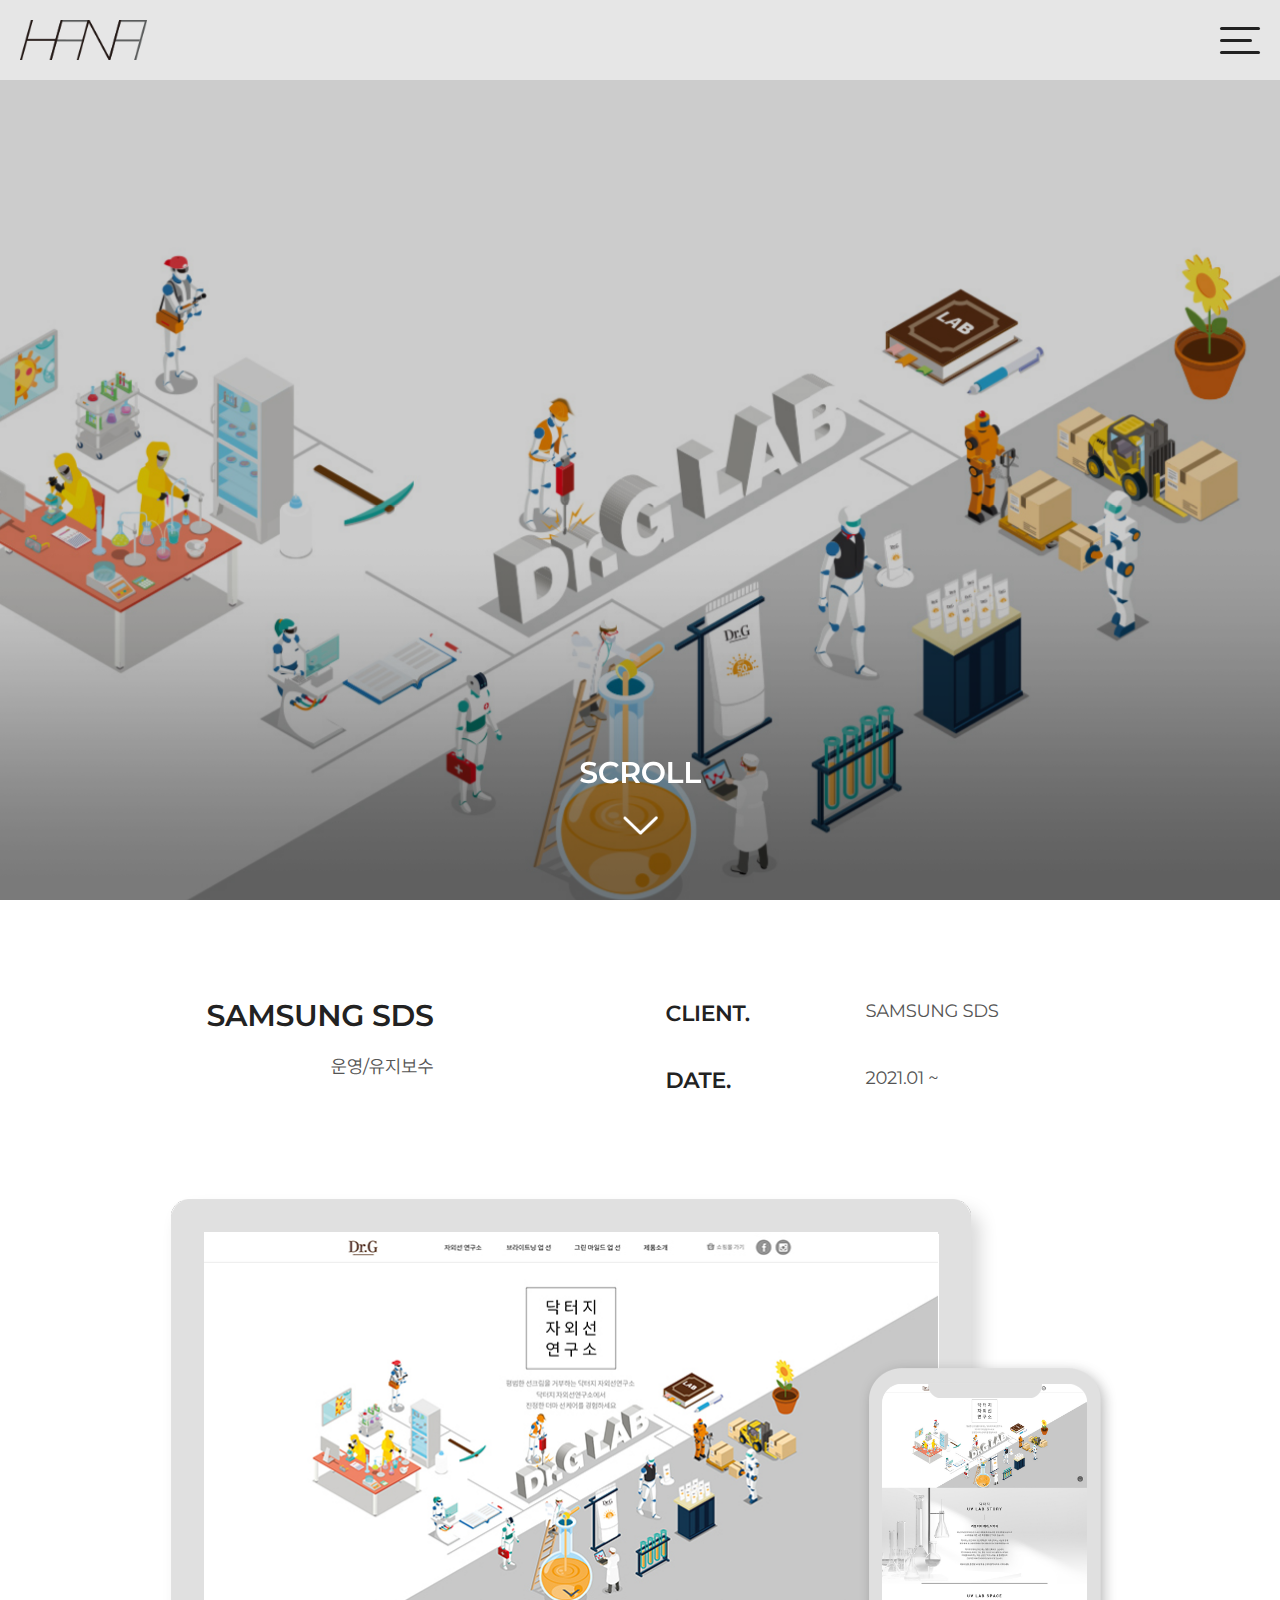
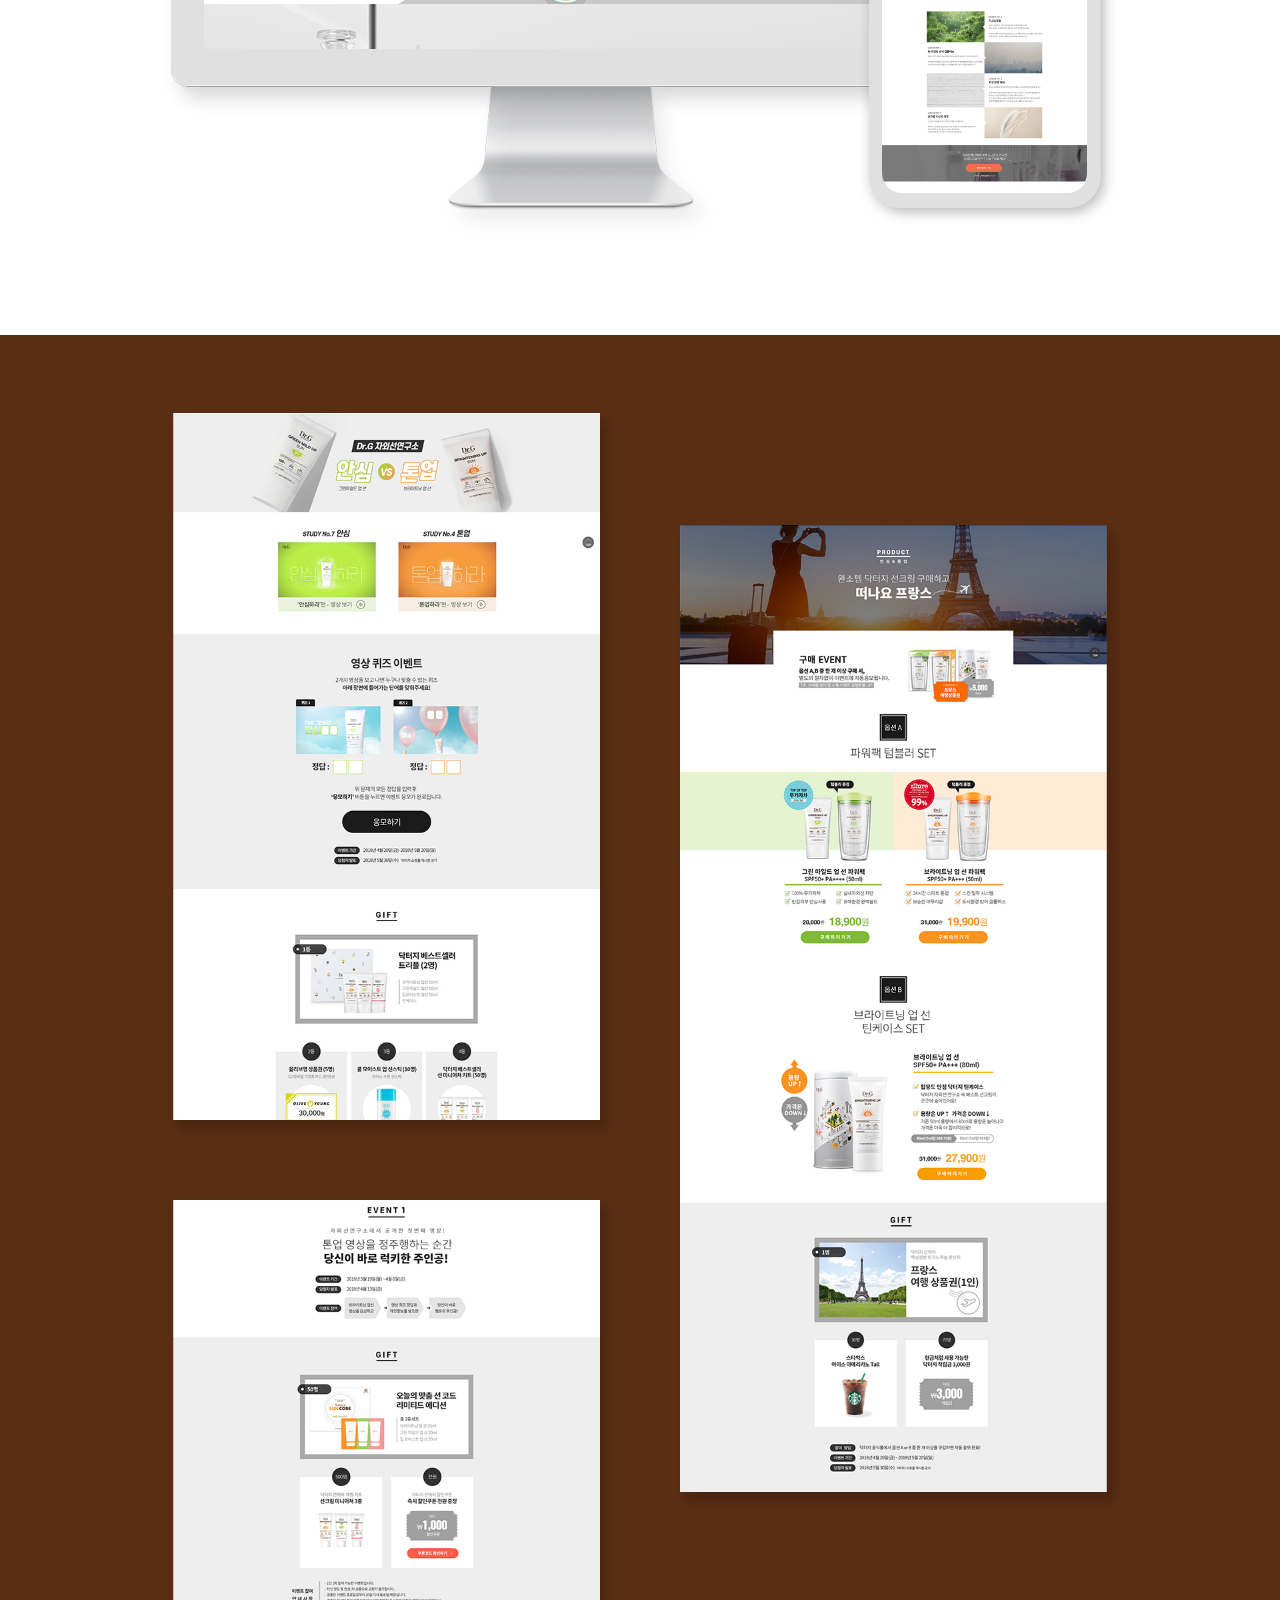
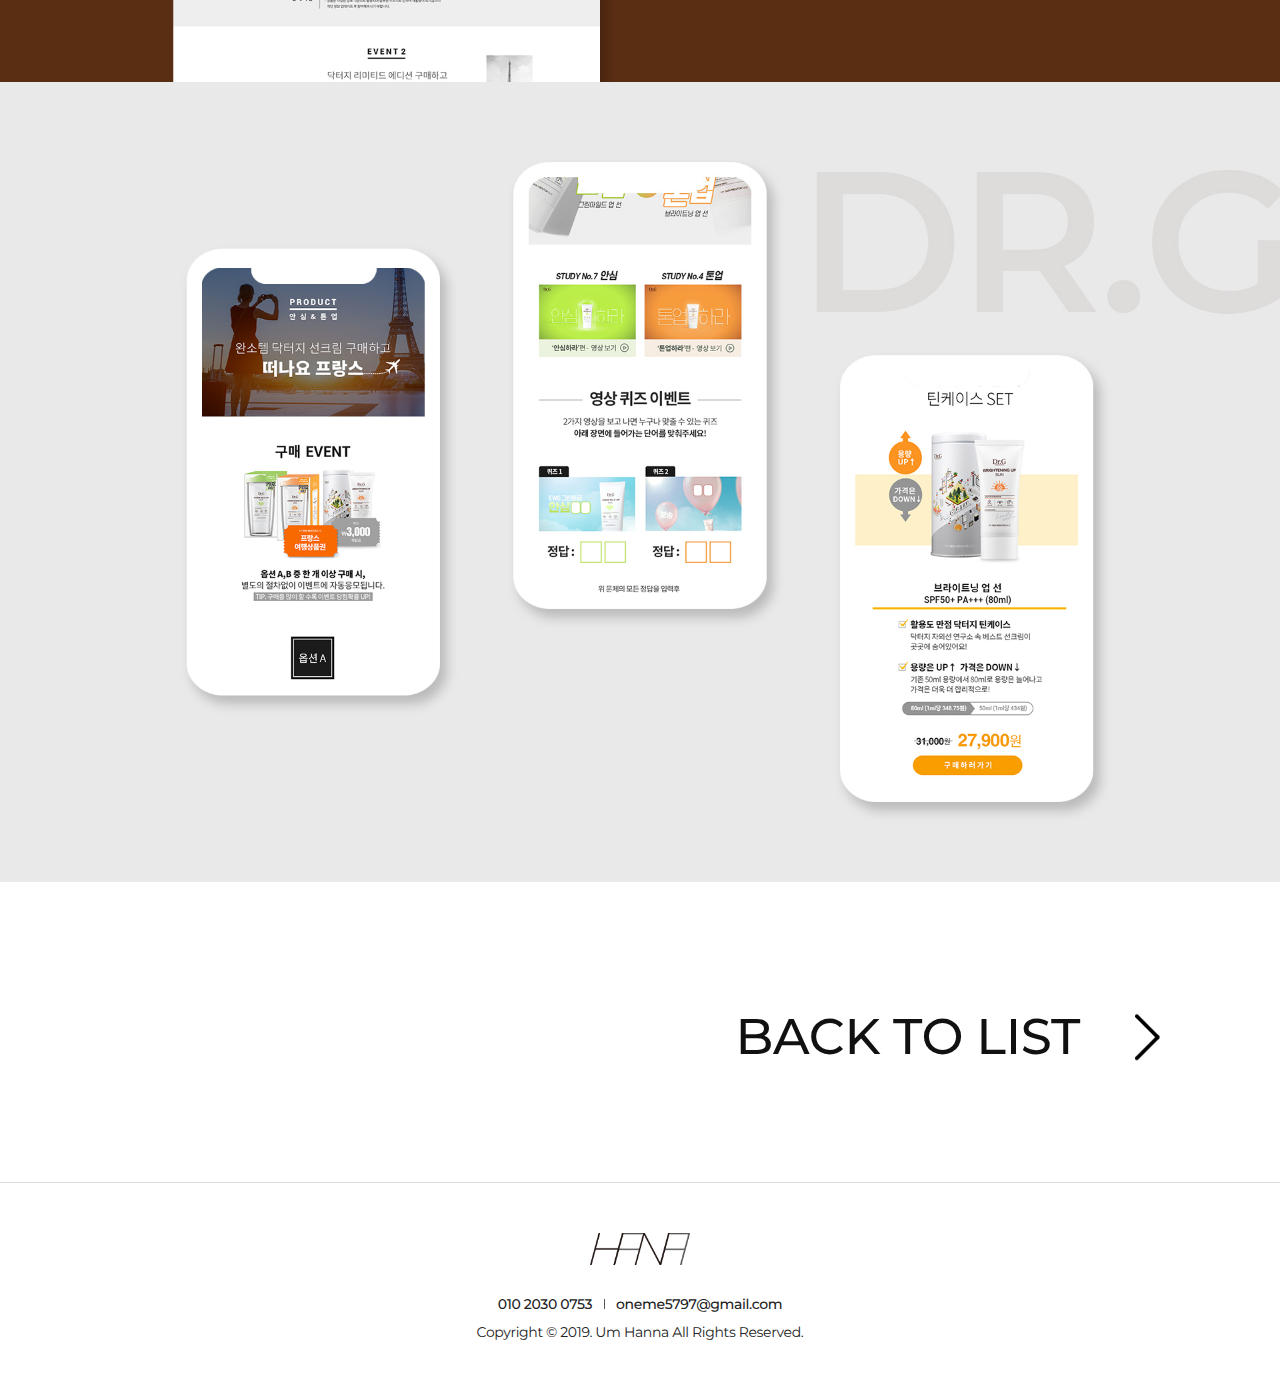
<file: view/view_samsung.html>
<!DOCTYPE html>
<html lang="ko">
<head>
	<meta http-equiv="Content-Type" content="text/html; charset=utf-8" />
	<meta http-equiv="X-UA-Compatible" content="IE=edge" />
	<meta content="no-cache" http-equiv="Pragma" />
	<meta content="no-cache" http-equiv="Cash-Control" />
	<meta content="user-scalable=no, initial-scale=1.0, maximum-scale=1.0, minimum-scale=1.0, width=device-width" name="viewport">
    <meta property="og:type" content="website">
	<meta property="og:title" content="UM HAN NA">
	<meta property="og:url" content="https://umhanna.github.io/website/">
	<meta property="og:image" content="https://umhanna.github.io/website/images/urlImg.jpg">
	<title>UM HAN NA</title>
	<link rel="stylesheet" type="text/css" href="../css/common.css" media="all" />
    <script type="text/javascript" src="../js/jquery.min.js"></script>
    <script type="text/javascript" src="../js/TweenMax.min.js"></script>
    <script type="text/javascript" src="../js/common.js"></script>
</head>
<body>
<div id="wrap" class="view_wrap">
    <div id="intro">
        <div class="intro_inner">
            <svg version="1.1" id="logo_load" xmlns:x="&ns_extend;" xmlns:i="&ns_ai;" xmlns:graph="&ns_graphs;"
            xmlns="http://www.w3.org/2000/svg" xmlns:xlink="http://www.w3.org/1999/xlink" x="0px" y="0px" width="260px" height="90px"
            viewBox="0 0 260 90" enable-background="new 0 0 260 90" xml:space="preserve">
            <g id="ly_3">
                <defs>
                    <path id="SVGID_2_" d="M256.809,3.679h-0.072V3.678h-50.088h-3.86h-0.029l-20.331,75.693L143,3.678h-3.627l-0.002,0.006H88.954
                        h-3.946h-0.032l-10.53,38.961h-55.81L29.165,3.684h-3.978l-21.996,81.9h3.978l10.53-39.432H73.51L62.98,85.584h0.031h3.947
                        h0.031l10.296-38.375l50.333,0.041l0.164-0.545h0.036l-10.44,38.873h3.744L141.6,9.293l39.371,75.504l-0.193,0.719l-0.381-0.74
                        l-0.608,1.547l1.358-0.094l-0.336-0.65h0.566h3.275h0.086l10.297-38.375h46.396l-10.307,38.375h3.979l11.232-41.887
                        l9.711-36.503h-0.008L256.809,3.679z M128.613,43.74l-50.391-0.042l1.586-5.964l8.203-30.541h50.417L128.613,43.74z
                            M242.375,43.691h-46.404l7.187-27.011l2.55-9.493h46.473L242.375,43.691z"></path>
                </defs>
                <clipPath id="SVGID_3_">
                    <use xlink:href="#SVGID_2_"  style="overflow:visible;"></use>
                </clipPath>
                <path class="st2" stroke="#4D6EFE" stroke-width="10" id="percentPath" d="M0 90 l260 0"></path>
                <path id="SVGID_1_" class="st0" d="M256.809,3.679h-0.072V3.678h-50.088h-3.86h-0.029l-20.331,75.693L143,3.678h-3.627
                    l-0.002,0.006H88.954h-3.946h-0.032l-10.53,38.961h-55.81L29.165,3.684h-3.978l-21.996,81.9h3.978l10.53-39.432H73.51
                    L62.98,85.584h0.031h3.947h0.031l10.296-38.375l50.333,0.041l0.164-0.545h0.036l-10.44,38.873h3.744L141.6,9.293l39.371,75.504
                    l-0.193,0.719l-0.381-0.74l-0.608,1.547l1.358-0.094l-0.336-0.65h0.566h3.275h0.086l10.297-38.375h46.396l-10.307,38.375h3.979
                    l11.232-41.887l9.711-36.503h-0.008L256.809,3.679z M128.613,43.74l-50.391-0.042l1.586-5.964l8.203-30.541h50.417L128.613,43.74
                    z M242.375,43.691h-46.404l7.187-27.011l2.55-9.493h46.473L242.375,43.691z"></path>
                <polygon class="st1" points="180.031,84.078 181.281,86.063 181.719,86.063 182.266,86.844 178.578,87.063"></polygon>
            </g>
            </svg>
            <!-- //logo_load -->
        </div>
    </div>
	<!-- header -->
	<header>
		<div class="header_fix">
			<div class="header_inner">
                <h1 class="logo"><a href="/website/"><img src="../images/logo.png" alt="hanna"></a></h1>
                <div class="menu_btn">
                    <a href="javascript:;" class="inner">
                        <span></span>
                        <span></span>
                        <span></span>
                        <em class="hide">메뉴열기</em>
                    </a>
                </div>
				<div id="gnb">
					<ul>
						<li><a href="/website/">HOME</a></li>
						<li><a href="/website/#work">WORK</a></li>
						<li><a href="/website/#about">ABOUT ME</a></li>
					</ul>
				</div>
				<div class="gnb_bg"><div class="bg_txt"></div></div>
			</div>
		</div>
    </header>
    <!-- //header -->
	<!-- container -->
	<div id="container" class="view">
        <!-- mv -->
        <div class="mv drg">
            <div class="bg iosnone"></div>
            <div class="cover_bg">
                <span class="basic_bg"></span>
                <span class="bottom_bg"></span>
                <div class="arrow">
                    <a href="">SCROLL<span class="icon"></span></a>
                </div>
            </div>
        </div>
        <!-- //mv -->
        <!-- info_wrap -->
        <div class="info_wrap">
            <div class="cont_center">
                <div class="title">
                    <dl>
                        <dt>SAMSUNG SDS</dt>
                        <dd>운영/유지보수</dd>
                    </dl>
                </div>
                <div class="cont">
                    <dl>
                        <dt>CLIENT.</dt>
                        <dd>SAMSUNG SDS</dd>
                    </dl>
                    <dl>
                        <dt>DATE.</dt>
                        <dd>2021.01 ~</dd>
                    </dl>
                </div>
            </div>
        </div>
        <!-- //info_wrap -->
        <!-- detail_wrap -->
        <div class="detail_wrap">
            <div class="cont_center">
                <div class="screen_sec">
                    <div class="ps_re pc_ver">
                            <img src="../images/work/view_pc.png" alt="">
                            <div class="scroll_img"><span><img src="../images/work/drg/screen_pc.jpg" alt=""></span></div>
                    </div>
                    <div class="ps_re m_ver">
                            <img src="../images/work/view_mobile.png" alt="">
                            <span class="top_bg"><img src="../images/work/view_mobile_bg.png" alt=""></span>
                            <div class="scroll_img"><span><img src="../images/work/drg/screen_pc.jpg" alt=""></span></div>
                    </div>
                </div>
            </div>
            <div class="detail_img"><img src="../images/work/drg/detail01.jpg" alt="닥터지 pc디자인들"></div>
            <div class="detail_img"><img src="../images/work/drg/detail02.jpg" alt="닥터지 모바일디자인들"></div>
            <div class="back_list">
                <a href="javascript:history.back();"><span class="text">BACK TO LIST</span><span class="arrow"></span></a>
            </div>
        </div>
        <!-- //detail_wrap -->
	</div>
	<!-- //container -->
	<!-- footer -->
	<footer>
        <div class="adr_txt">
            <p class="footer_logo"><img src="../images/logo.png" alt=""></p>
            <p class="txt">010 2030 0753 <span></span> oneme5797@gmail.com</p>
        </div>
        <p class="copyright">Copyright © 2019. Um Hanna All Rights Reserved.</p>
    </footer>
    <!-- //footer -->
</div>
</body>
</html>
</file>
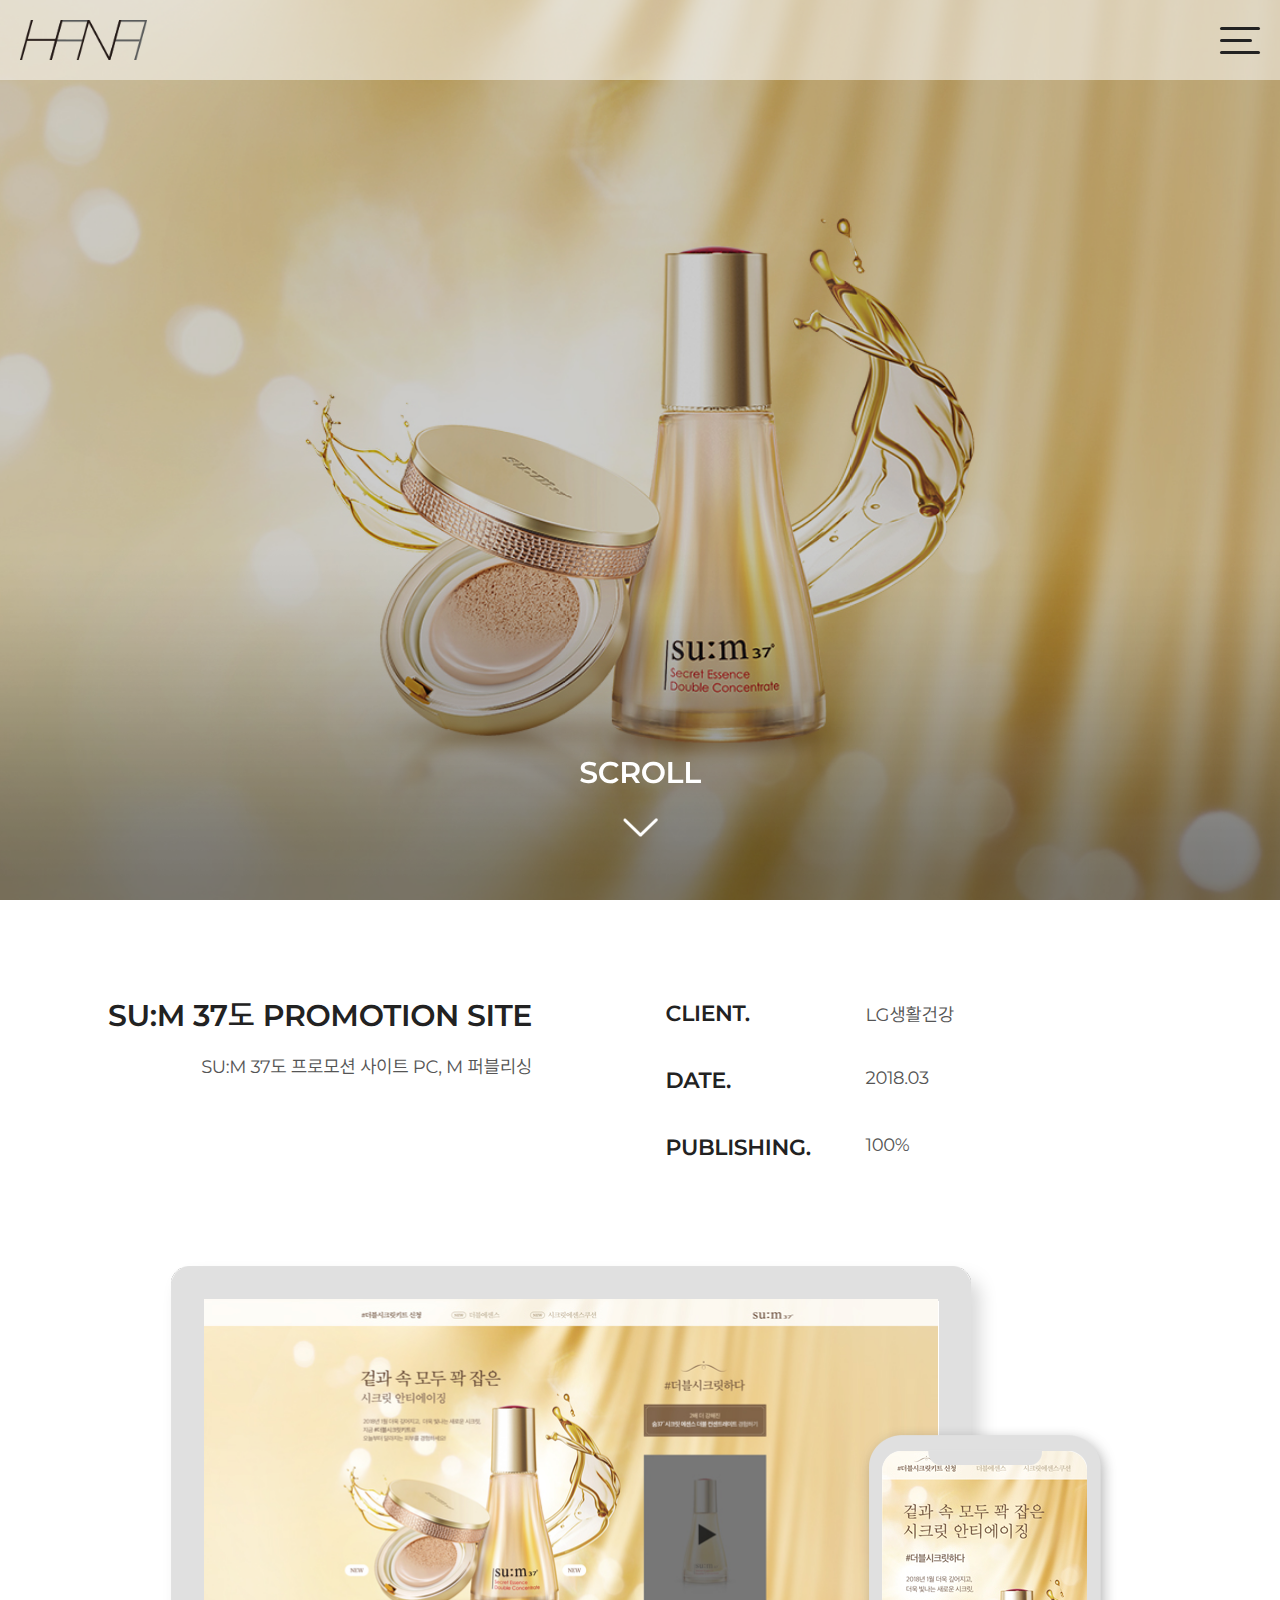
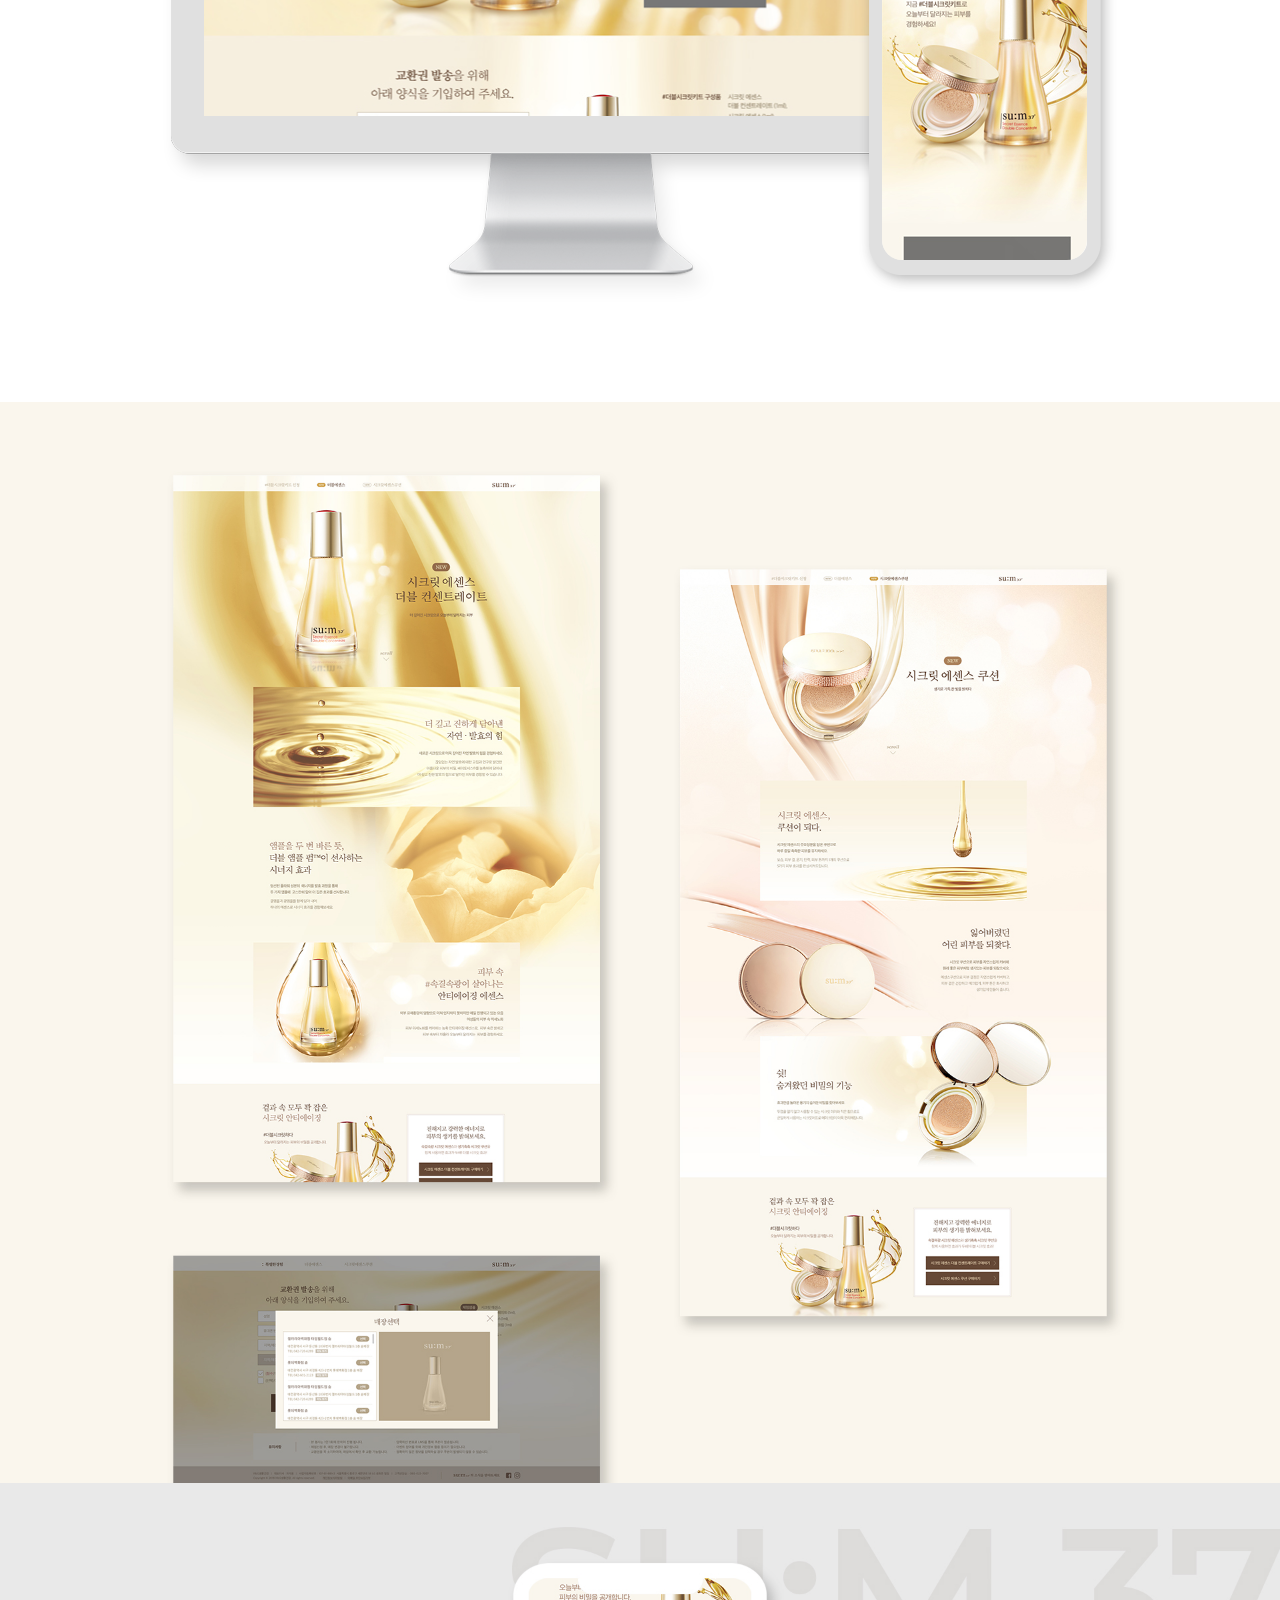
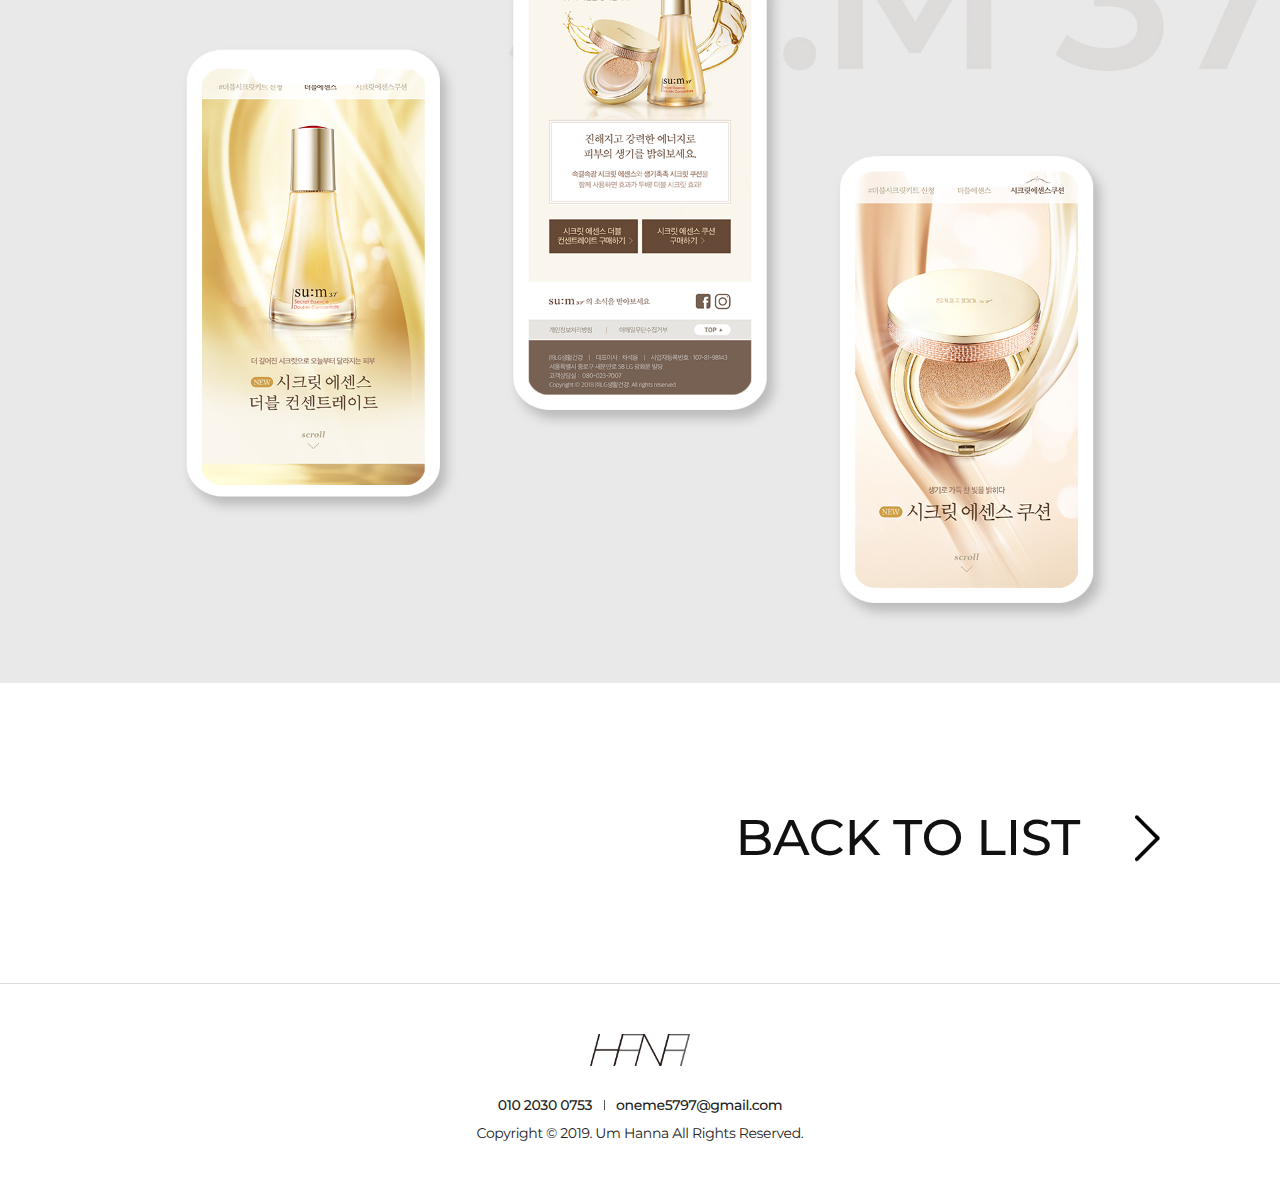
<file: view/view_sum.html>
<!DOCTYPE html>
<html lang="ko">
<head>
	<meta http-equiv="Content-Type" content="text/html; charset=utf-8" />
	<meta http-equiv="X-UA-Compatible" content="IE=edge" />
	<meta content="no-cache" http-equiv="Pragma" />
	<meta content="no-cache" http-equiv="Cash-Control" />
	<meta content="user-scalable=no, initial-scale=1.0, maximum-scale=1.0, minimum-scale=1.0, width=device-width" name="viewport">
    <meta property="og:type" content="website">
	<meta property="og:title" content="UM HAN NA">
	<meta property="og:url" content="https://umhanna.github.io/website/">
	<meta property="og:image" content="https://umhanna.github.io/website/images/urlImg.jpg">
	<title>UM HAN NA</title>
	<link rel="stylesheet" type="text/css" href="../css/common.css" media="all" />
    <script type="text/javascript" src="../js/jquery.min.js"></script>
    <script type="text/javascript" src="../js/TweenMax.min.js"></script>
    <script type="text/javascript" src="../js/common.js"></script>
</head>
<body>
<div id="wrap" class="view_wrap">
    <div id="intro">
        <div class="intro_inner">
            <svg version="1.1" id="logo_load" xmlns:x="&ns_extend;" xmlns:i="&ns_ai;" xmlns:graph="&ns_graphs;"
            xmlns="http://www.w3.org/2000/svg" xmlns:xlink="http://www.w3.org/1999/xlink" x="0px" y="0px" width="260px" height="90px"
            viewBox="0 0 260 90" enable-background="new 0 0 260 90" xml:space="preserve">
            <g id="ly_3">
                <defs>
                    <path id="SVGID_2_" d="M256.809,3.679h-0.072V3.678h-50.088h-3.86h-0.029l-20.331,75.693L143,3.678h-3.627l-0.002,0.006H88.954
                        h-3.946h-0.032l-10.53,38.961h-55.81L29.165,3.684h-3.978l-21.996,81.9h3.978l10.53-39.432H73.51L62.98,85.584h0.031h3.947
                        h0.031l10.296-38.375l50.333,0.041l0.164-0.545h0.036l-10.44,38.873h3.744L141.6,9.293l39.371,75.504l-0.193,0.719l-0.381-0.74
                        l-0.608,1.547l1.358-0.094l-0.336-0.65h0.566h3.275h0.086l10.297-38.375h46.396l-10.307,38.375h3.979l11.232-41.887
                        l9.711-36.503h-0.008L256.809,3.679z M128.613,43.74l-50.391-0.042l1.586-5.964l8.203-30.541h50.417L128.613,43.74z
                            M242.375,43.691h-46.404l7.187-27.011l2.55-9.493h46.473L242.375,43.691z"></path>
                </defs>
                <clipPath id="SVGID_3_">
                    <use xlink:href="#SVGID_2_"  style="overflow:visible;"></use>
                </clipPath>
                <path class="st2" stroke="#4D6EFE" stroke-width="10" id="percentPath" d="M0 90 l260 0"></path>
                <path id="SVGID_1_" class="st0" d="M256.809,3.679h-0.072V3.678h-50.088h-3.86h-0.029l-20.331,75.693L143,3.678h-3.627
                    l-0.002,0.006H88.954h-3.946h-0.032l-10.53,38.961h-55.81L29.165,3.684h-3.978l-21.996,81.9h3.978l10.53-39.432H73.51
                    L62.98,85.584h0.031h3.947h0.031l10.296-38.375l50.333,0.041l0.164-0.545h0.036l-10.44,38.873h3.744L141.6,9.293l39.371,75.504
                    l-0.193,0.719l-0.381-0.74l-0.608,1.547l1.358-0.094l-0.336-0.65h0.566h3.275h0.086l10.297-38.375h46.396l-10.307,38.375h3.979
                    l11.232-41.887l9.711-36.503h-0.008L256.809,3.679z M128.613,43.74l-50.391-0.042l1.586-5.964l8.203-30.541h50.417L128.613,43.74
                    z M242.375,43.691h-46.404l7.187-27.011l2.55-9.493h46.473L242.375,43.691z"></path>
                <polygon class="st1" points="180.031,84.078 181.281,86.063 181.719,86.063 182.266,86.844 178.578,87.063"></polygon>
            </g>
            </svg>
            <!-- //logo_load -->
        </div>
    </div>
	<!-- header -->
	<header>
		<div class="header_fix">
			<div class="header_inner">
                <h1 class="logo"><a href="/website/"><img src="../images/logo.png" alt="hanna"></a></h1>
                <div class="menu_btn">
                    <a href="javascript:;" class="inner">
                        <span></span>
                        <span></span>
                        <span></span>
                        <em class="hide">메뉴열기</em>
                    </a>
                </div>
				<div id="gnb">
					<ul>
						<li><a href="/website/">HOME</a></li>
						<li><a href="/website/#work">WORK</a></li>
						<li><a href="/website/#about">ABOUT ME</a></li>
					</ul>
				</div>
				<div class="gnb_bg"><div class="bg_txt"></div></div>
			</div>
		</div>
    </header>
    <!-- //header -->
	<!-- container -->
	<div id="container" class="view">
        <!-- mv -->
        <div class="mv sum">
            <div class="bg iosnone"></div>
            <div class="cover_bg">
                <span class="basic_bg"></span>
                <span class="bottom_bg"></span>
                <div class="arrow">
                    <a href="">SCROLL<span class="icon"></span></a>
                </div>
            </div>
        </div>
        <!-- //mv -->
        <!-- info_wrap -->
        <div class="info_wrap">
            <div class="cont_center">
                <div class="title">
                    <dl>
                        <dt>SU:M 37도 <em class="next_line"></em>PROMOTION SITE</dt>
                        <dd>SU:M 37도 프로모션 사이트 PC, M 퍼블리싱</dd>
                    </dl>
                </div>
                <div class="cont">
                    <dl>
                        <dt>CLIENT.</dt>
                        <dd>LG생활건강</dd>
                    </dl>
                    <dl>
                        <dt>DATE.</dt>
                        <dd>2018.03</dd>
                    </dl>
                    <dl>
                        <dt>PUBLISHING.</dt>
                        <dd>100%</dd>
                    </dl>
                </div>
            </div>
        </div>
        <!-- //info_wrap -->
        <!-- detail_wrap -->
        <div class="detail_wrap">
            <div class="cont_center">
                <div class="screen_sec">
                    <div class="ps_re pc_ver">
                        <img src="../images/work/view_pc.png" alt="pc모니터 이미지">
                        <div class="scroll_img"><span><img src="../images/work/lg_sum/screen_pc.jpg" alt=""></span></div>
                    </div>
                    <div class="ps_re m_ver">
                        <img src="../images/work/view_mobile.png" alt="모바일 화면 이미지">
                        <span class="top_bg"><img src="../images/work/view_mobile_bg.png" alt=""></span>
                        <div class="scroll_img"><span><img src="../images/work/lg_sum/screen_m.jpg" alt=""></span></div>
                    </div>
                </div>
            </div>
            <div class="detail_img"><img src="../images/work/lg_sum/detail01.jpg" alt="숨37도 pc디자인들"></div>
            <div class="detail_img"><img src="../images/work/lg_sum/detail02.jpg" alt="숨37도 모바일디자인들"></div>
            <div class="back_list">
                <a href="javascript:history.back();"><span class="text">BACK TO LIST</span><span class="arrow"></span></a>
            </div>
        </div>
        <!-- //detail_wrap -->
	</div>
	<!-- //container -->
	<!-- footer -->
	<footer>
        <div class="adr_txt">
            <p class="footer_logo"><img src="../images/logo.png" alt=""></p>
            <p class="txt">010 2030 0753 <span></span> oneme5797@gmail.com</p>
        </div>
        <p class="copyright">Copyright © 2019. Um Hanna All Rights Reserved.</p>
    </footer>
    <!-- //footer -->
</div>
</body>
</html>
</file>
<file: css/common.css>
@charset "utf-8";
@import url("reset.css");
@import url("font.css");
/* common */
#wrap{position:relative;}
.cont_center{max-width:1400px;margin:0 auto;}
.ps_re{position:relative;}


/* header */
header{position:relative;height:80px;}
header .header_fix{position:fixed;top:0;left:0;right:0;height:80px;border-bottom:1px solid #ddd;z-index:20;transition:.5s;}
header .header_fix.scroll_on{border-bottom:0;height:60px;}
header .header_inner{position:relative;max-width:1600px;margin:0 auto;height:100%;}
header .header_inner .logo{position:absolute;left:0px;top:20px;}
header .header_fix.scroll_on .logo{top:15px;}
header .header_inner .logo img{height:40px;transition:.5s;}
header .header_fix.scroll_on .logo img{height:30px;}

header .header_inner .menu_btn{position:absolute;right:0px;top:50%;margin-top:-13px;text-align:right;z-index:51;}
header .header_inner .menu_btn .inner{position:relative;display:block;width:40px;height:30px;font-size:0;text-indent:-999999px;}
header .header_inner .menu_btn span{display:block;width:100%;height:3px;margin-bottom:9px;position:relative;background:#222;border-radius: 3px;z-index: 1;
  -webkit-transform-origin: 4px 0px;
          transform-origin: 4px 0px;
  transition: background 0.5s cubic-bezier(0.77,0.2,0.05,1.0),
              opacity 0.55s ease,
              -webkit-transform 0.5s cubic-bezier(0.77,0.2,0.05,1.0);
  transition: transform 0.5s cubic-bezier(0.77,0.2,0.05,1.0),
              background 0.5s cubic-bezier(0.77,0.2,0.05,1.0),
              opacity 0.55s ease;
  transition: transform 0.5s cubic-bezier(0.77,0.2,0.05,1.0),
              background 0.5s cubic-bezier(0.77,0.2,0.05,1.0),
              opacity 0.55s ease,
              -webkit-transform 0.5s cubic-bezier(0.77,0.2,0.05,1.0);
}
header .header_inner .menu_btn span:first-child
{
  -webkit-transform-origin: 0% 0%;
          transform-origin: 0% 0%;
}
header .header_inner .menu_btn span:nth-child(2)
{
  width:80%;
}
header .header_inner .menu_btn span:nth-child(3)
{
  -webkit-transform-origin: 0% 100%;
          transform-origin: 0% 100%;
}
header .header_inner .menu_btn.on span
{
  opacity: 1;
  -webkit-transform: rotate(45deg) translate(-3px, -2px);
          transform: rotate(45deg) translate(-3px, -2px);
  background: #fff;
}
header .header_inner .menu_btn.on span:nth-child(2)
{
  opacity: 0;
  -webkit-transform: rotate(0deg) scale(0.2, 0.2);
          transform: rotate(0deg) scale(0.2, 0.2);
}
header .header_inner .menu_btn.on span:nth-child(3)
{
  -webkit-transform: rotate(-45deg) translate(0, -1px);
          transform: rotate(-45deg) translate(0, -1px);
}

.gnb_bg{display:none;position:fixed;left:0;right:0;z-index:50;width:100%;height:100%;background:#111;opacity:0.95;}
.gnb_bg .bg_txt{font-size:260px;position:absolute;top:50%;margin-top:-90px;margin-left:50px;line-height:180px;width:100%;text-align:Center;color:#808080;opacity:0;font-weight:500;letter-spacing:-0.06em;}
#gnb{display:none;position:fixed;left:0;right:0;top:50%;z-index:51;text-align:center;transform:translateY(-50%);}
#gnb ul li{margin-top:90px;}
#gnb ul li:first-child{margin-top:0;}
#gnb ul li a{display:inline-block;position:relative;font-size:75px;color:#fff;font-weight:500;}
#gnb ul li a:after{content:'';display:block;position:absolute;left:0;bottom:5px;width:0;height:20px;background:#4d6efe;z-index:-1;transition:all 0.4s;}
#gnb ul li a:hover:after{width:100%;}


/* footer */
footer{padding:50px 0;text-align:center;border-top:1px solid #ddd;}
footer .adr_txt{margin-bottom:10px;}
footer .footer_logo{max-width:100px;margin:0 auto 30px;}
footer .footer_logo img{width:100%;}
footer .adr_txt .txt{font-size:0;font-size:14px;color:#222;font-weight:400;}
footer .adr_txt .txt span:after{content:'';display:inline-block;margin:0 8px;width:1px;height:10px;background:#555;}
footer .copyright{font-size:14px;color:#222;}


/* intro */
#intro{position:fixed;top:0;bottom:0;left:0;right:0;z-index:1000;background:#fff;}
#intro .intro_inner{position:relative;height:100%;max-width:1600px;margin:0 auto;}
#intro svg{position:absolute;top:50%;margin-top:-45px;width:100%;}
#intro #logo_load .st0{fill:none;stroke:#231815;stroke-miterlimit:10;}
#intro #logo_load .st1{fill:#FFFFFF;}
#intro #logo_load .st2{clip-path:url(#SVGID_3_);fill:#4D6EFE;}
#percentPath{animation-name:path;animation-duration: 1.1s;
  animation-timing-function: ease-in;
  animation-fill-mode: forwards;animation-iteration-count:infinite;}
@keyframes path{ 
    from { stroke-width: 0;}   
    to   { stroke-width: 100%;}
}


/* workList */
.work_list{padding-top:80px;margin-bottom:100px;}
.work_list .grid{position:relative;}
.work_list .grid .grid_item{display:inline-block;position:absolute;width:40%;max-width:500px;padding:20px;overflow:hidden;}
.work_list .grid .grid_item .inner_box{position:relative;top:40px;left:0;right:0;width:100%;height:100%;opacity:0;transition:0.8s;}
.work_list .grid .grid_item.on .inner_box{opacity:1;top:0;}
.work_list .grid .grid_item .bg{opacity:0;position:absolute;left:0;width:100%;height:100%;text-align:left;top:0;transition:.5s;background:url(../images/list_hover_bg.png) repeat center;/*transform: rotate(-50deg) scale(2,0);*/}
.work_list .grid .grid_item.hover .bg{opacity:1;}
.work_list .grid .grid_item a{position:relative;display:block;margin:0 auto;overflow:hidden;}
.work_list .grid .grid_item .thumb_img{position:relative;overflow:hidden;display:block;}
.work_list .grid .grid_item .thumb_img img{width:100%;}
.work_list .grid .grid_item .pj_cont{position:relative;margin:20px 0 0 20px;}
.work_list .grid .grid_item .pj_cont dl dt{margin-bottom:10px;font-size:34px;line-height:30px;color:#333;font-weight:400;}
.work_list .grid .grid_item .pj_cont dl dt span{display:inline-block;margin:0px 0 0 10px;font-size:20px;}
.work_list .grid .grid_item .pj_cont dl dd{line-height:28px;font-size:20px;color:#555;word-break:keep-all;}


/* about me */
.about{width:100%;padding:100px 0;background:#eee;}
.about h2.title{margin-bottom:80px;text-align:center;font-size:60px;line-height:60px;font-weight:500;}
.about h3{margin-bottom:40px;text-align:center;line-height:40px;font-size:36px;font-weight:500;}
.about h3 span{position:relative;z-index:1;}
.about h3 span:after{content:'';display:block;position:absolute;bottom:5px;left:0;right:0;height:10px;width:100%;background:#4d6efe;z-index:-1;}
.about .bg_txt{position:absolute;top:50%;margin-top:-100px;font-size:200px;font-weight:500;color:#fff;opacity:0.4;z-index:-1;}
.about .about_cont{margin-bottom:80px;}
.about .about_cont ul{text-align:center;margin-top:-20px;padding:0 30px;}
.about .about_cont ul li{position:relative;display:inline-block;margin-top:20px;padding-left:65px;margin-left:50px;height:50px;line-height:50px;font-size:18px;font-weight:400;color:#555;}
.about .about_cont ul li a{color:#555;}
.about .about_cont ul li span.txt{display:inline-block;line-height:24px;vertical-align:middle;word-break:keep-all;}
.about .about_cont ul li span.icon{display:block;position:absolute;left:0;top:0;width:50px;height:50px;background-image:url(../images/about_icons.png);background-position:0 0;background-repeat:no-repeat;}
.about .about_cont ul li:first-child{margin-left:0;}
.about .about_cont ul li.icon02 span{background-position:-50px 0;}
.about .about_cont ul li.icon03 span{background-position:-100px 0;}
.about .about_cont ul li.icon04 span{background-position:-150px 0;}
.about .about_cont ul li.icon05 span{background-position:-200px 0;}

.about .history_cont{position:relative;margin-bottom:80px;z-index:1;}
.about .history_list{position:relative;}
.about .history_list .line{display:block;position:absolute;left:0;right:0;width:1px;margin:0 auto;height:100%;background:#4d6efe;}
.about .history_list ul{padding:30px;}
.about .history_list ul li{position:relative;width:50%;margin-top:50px;font-size:18px;line-height:32px;color:#555;font-weight:400;box-sizing:border-box;word-break:keep-all;}
.about .history_list ul li span{display:block;margin-bottom:5px;font-size:22px;color:#4d6efe;}
.about .history_list ul li:after{content:'';display:block;position:absolute;top:10px;width:10px;height:10px;background:#4d6efe;border-radius:10px;}
.about .history_list ul li:first-child{margin-top:0;}
.about .history_list ul li.right{left:50%;padding-left:40px;}
.about .history_list ul li.right:after{left:-5px;}
.about .history_list ul li.left{padding-right:40px;text-align:right;}
.about .history_list ul li.left:after{right:-5px;}

.about .skill_cont{position:relative;z-index:1;}
.about .skill_cont .bg_txt{right:0;}
.about .skill_cont ul{margin-top:-20px;overflow:hidden;padding:0 30px;}
.about .skill_cont ul li{position:relative;float:left;width:33.33%;margin-top:20px;padding-left:65px;height:50px;line-height:50px;font-size:18px;font-weight:400;color:#555;box-sizing:border-box;}
.about .skill_cont ul li span.txt{display:inline-block;line-height:24px;vertical-align:middle;word-break:keep-all;}
.about .skill_cont ul li span.icon{display:block;position:absolute;left:0;top:0;width:50px;height:50px;background:url(../images/about_icons.png) 0 -50px no-repeat;}
.about .skill_cont ul li:first-child{margin-left:0;}
.about .skill_cont ul li.icon02 span{background-position:-50px -50px;}
.about .skill_cont ul li.icon03 span{background-position:-100px -50px;}
.about .skill_cont ul li.icon04 span{background-position:-100px -50px;}
.about .skill_cont ul li.icon05 span{background-position:-150px -50px;}
.about .skill_cont ul li.icon06 span{background-position:-200px -50px;}



/* view */
.view_wrap header{height:0;}
.view_wrap header .header_fix{border-bottom:0;background:url(../images/work/view_hd_bg.png) 0 0 repeat;}

.view .mv{position:relative;width:100%;overflow:hidden;}
.view .mv .bg{position:absolute;top:0;left:0;right:0;width:100%;height:100%;transform:scale(1.1);background-repeat:no-repeat;background-size:cover;background-position:center;-webkit-background-size: cover;
  -moz-background-size: cover;
  -o-background-size: cover;}
.view .mv .bg.iosnone{background-attachment: fixed;
  background-position: center center;
  background-size: cover;}
.view .mv .cover_bg{position:absolute;top:0;left:0;bottom:0;right:0;}
.view .mv .basic_bg{display:block;width:100%;height:100%;background:#000;opacity:0.2;}
.view .mv .bottom_bg{position:absolute;bottom:0;left:0;height:100%;width:100%;background:url(../images/work/view_mv_bg.png) repeat-x center bottom;}
.view .mv .cover_bg .arrow{position:absolute;bottom:60px;left:0;right:0;text-align:center;}
.view .mv .cover_bg .arrow a{color:#fff;font-size:30px;font-weight:500;}
.view .mv .cover_bg .arrow .icon{display:block;position:relative;bottom:10px;width:35px;height:19px;margin:30px auto 0;background:url(../images/work/view_mv_arrow.png) no-repeat center;}
.view .mv.drg .bg{background-image:url(../images/work/drg/mv.jpg);}
.view .mv.sum .bg{background-image:url(../images/work/lg_sum/mv.jpg);}
.view .mv.lifetech .bg{background-image:url(../images/work/lifetech/mv.jpg);}
.view .mv.kolon2016 .bg{background-image:url(../images/work/kolon2016/mv.jpg);}
.view .mv.kolon2015 .bg{background-image:url(../images/work/kolon2015/mv.jpg);}
.view .mv.kobaco .bg{background-image:url(../images/work/kobaco/mv.jpg);}
.view .mv.qj .bg{background-image:url(../images/work/qj/mv.jpg);}

.info_wrap{position:relative;margin-top:100px;}
.info_wrap .cont_center{overflow:hidden;}
.info_wrap .info_bg{display:block;position:absolute;left:0;right:0;bottom:0;text-align:center;color:#999;line-height:120px;font-size:150px;font-weight:bold;opacity:0.1;word-break: break-word;}
.info_wrap .title{float:left;padding-left:150px;}
.info_wrap .title dl dt{margin-bottom:20px;line-height:32px;font-size:30px;font-weight:500;word-break:keep-all;}
.info_wrap .title dl dd{text-align:right;font-size:18px;color:#555;}
.info_wrap .cont{float:right;width:400px;padding-right:150px;} 
.info_wrap .cont dl{overflow:hidden;margin-top:40px;}
.info_wrap .cont dl:first-child{margin-top:0;}
.info_wrap .cont dl dt{float:left;width:200px;font-size:22px;font-weight:500;}
.info_wrap .cont dl dd{float:left;font-size:18px;color:#555;font-weight:300;}

.detail_wrap{margin-top:100px;}
.detail_wrap .screen_sec{margin-bottom:100px;text-align:center;}
.detail_wrap .screen_sec .scroll_img span{display:block;position:absolute;}
.detail_wrap .screen_sec .scroll_img img{width:100%;}
.detail_wrap .screen_sec .ps_re{display:inline-block;}
.detail_wrap .screen_sec .pc_ver .scroll_img{position:absolute;top:40px;left:40px;width:736px;height:413px;overflow:hidden;}
.detail_wrap .screen_sec .tablet_ver{top:110px;margin-left:-140px;z-index:2}
.detail_wrap .screen_sec .tablet_ver .scroll_img{position:absolute;top:28px;left:29px;width:337px;height:445px;overflow:hidden;z-index:1;}
.detail_wrap .screen_sec .m_ver{top:165px;margin-left:-140px;z-index:3}
.detail_wrap .screen_sec .m_ver .top_bg{position:absolute;left:50%;margin-left: -60px;top:23px;z-index:2;}
.detail_wrap .screen_sec .m_ver .scroll_img{position:absolute;top:25px;left:23px;width:205px;height:409px;border-radius:20px;overflow:hidden;z-index:1;}
.detail_wrap .detail_img img{width:100%;}
.detail_wrap .screen_sec.reaction_ty .m_ver .top_bg{margin-left:-45px;top:18px;}
.detail_wrap .screen_sec.reaction_ty .m_ver .scroll_img{top:20px;left:19px;width:164px;height:324px;border-radius:15px;}

.back_list{position:relative;height:300px;max-width:1400px;margin:0 auto;text-align:right;}
.back_list a{position:relative;display:inline-block;margin:130px 120px 0 0;padding-right:80px;font-size:50px;font-weight:400;line-height:50px;}
.back_list a .arrow{position:absolute;right:0;margin-left:50px;width:25px;height:50px;background:url(../images/work/back_arrow.png) no-repeat center;vertical-align:middle;transition:.5s;}
.back_list a:hover .arrow{right:-20px;}
.back_list a .text{position:relative;}
.back_list a .text:after{content:'';display:block;position:absolute;left:0;bottom:2px;width:0;height:20px;background:#4d6efe;z-index:-1;transition:all 0.4s;}
.back_list a:hover .text:after{width:100%;}


/* Media Query */
@media screen and (max-width: 1600px) {
  header .header_inner{padding:0 0px;}
  header .header_inner .logo{left:20px;}
  header .header_inner .menu_btn{right:20px;}
  header .header_fix{border-bottom:0;background:url(../images/work/view_hd_bg.png) 0 0 repeat;}
  .gnb_bg .bg_txt{font-size:160px;line-height:160px;}


  .info_wrap .title{width:50%;padding:0 2% 0 2%;text-align:center;box-sizing:border-box;}
  .info_wrap .title dl{display:inline-block;}
  .info_wrap .cont{width:50%;padding:0 2% 0 2%;box-sizing:border-box;}

  .detail_wrap .screen_sec .ps_re img{width:100%;}

  .detail_wrap .screen_sec .pc_ver .scroll_img{left:5%;top:6%;width:88%;height:65%;}
}

@media screen and (max-width: 1024px) {
  header .header_inner{padding:0 0px;}
  header .header_inner .logo{left:20px;}
  header .header_inner .logo img{height:34px;}
  header .header_inner .menu_btn{right:20px;width:36px;height:26px;}
  header .header_inner .menu_btn span{height:2px;}
  #gnb ul li{margin-top:50px;}
  #gnb ul li a{font-size:65px;}
  .gnb_bg .bg_txt{font-size:140px;line-height:140px;}
  .cont_center{padding:0 40px;}

  .work_list{padding-top:50px;}

  .about .bg_txt{font-size:150px;margin-top:-90px;}
  .work_list .grid .grid_item{padding:0;}
  .work_list .grid .grid_item .pj_cont dl dt{margin-bottom:5px;font-size:28px;line-height:24px;}
  .work_list .grid .grid_item .pj_cont dl dt span{font-size:18px;}
  .work_list .grid .grid_item .pj_cont dl dd{font-size:18px;}

  #intro svg{height:70px;}
  
  .about .cont_center{padding:0px;}
  .work_list .grid .grid_item .pj_cont{margin: 10px 0 0 10px;}

  .view .mv .cover_bg .arrow a{font-size:25px;}
  .view .mv .cover_bg .arrow .icon{background-size:auto 15px;}
  .info_wrap{margin-top:60px;}
  .info_wrap .cont_center{text-align:center;}
  .info_wrap .title{width:100%;float:none;padding:0;margin-bottom:30px;}
  .info_wrap .title dl dt{margin-bottom:10px;}
  .info_wrap .title dl dd{text-align:left;}
  .info_wrap .cont{display:inline-block;width:auto;float:none;padding:0;}
  .info_wrap .cont dl{margin-top:20px;}
  .info_wrap .cont dl dt{text-align:left;}
  .detail_wrap{margin-top:60px;}
  .detail_wrap .screen_sec{margin-bottom:50px;}
  .detail_wrap .screen_sec .tablet_ver{top:0;margin-left: 0;}
  .detail_wrap .screen_sec .m_ver{top:0px;margin-left:0px;}
  .detail_wrap .screen_sec.reaction_ty .m_ver{top:140px;margin-left: -60px;}
  .detail_wrap .screen_sec .tablet_ver .scroll_img{left:7%;top:5%;width:83%;height:86%;}

  .back_list{height:200px;}
  .back_list a{margin:50px 60px 0 0;padding-right:50px;font-size:30px;}
  .back_list a .text:after{height:10px;}
  .back_list a .arrow{background-size:auto 30px;}
}

@media screen and (max-width: 767px){
  header{height:60px;}
  header .header_fix{height:60px;}
  header .header_inner .logo img{height:25px;}
  header .header_fix.scroll_on .logo img{height:25px;}
  header .header_inner .menu_btn .inner{width:30px;}
  header .header_inner .menu_btn span{height:2px;}
  #gnb ul li{margin-top:40px;}
  #gnb ul li:first-child{margin-top:0;}
  #gnb ul li a{font-size:40px;}
  header .header_inner .menu_btn.on span{transform: rotate(45deg) translate(1px, 1px);}
  .cont_center{padding:0 20px;}
  .about .cont_center{padding:0 20px;}

  .work_list{padding-top:10px;}
  .gnb_bg .bg_txt{display:none;}
  .work_list .grid .grid_item{position:relative;display:block;width:100%;max-width:100%;box-sizing:border-box;}

  .about{padding:60px 0;}
  .about .bg_txt{display:none;}
  .about h2.title{margin-bottom:50px;line-height:50px;font-size:50px;}
  .about h3{margin-bottom:35px;font-size:32px;}
  .about h3 span:after{height:8px;}
  .about .about_cont{margin-bottom:50px;}
  .about .about_cont ul{max-width:280px;margin:0px auto;}
  .about .about_cont ul li{display:block;text-align:left;padding-left:55px;margin-left:0;height:40px;line-height:40px;font-size:16px;}
  .about .about_cont ul li span.icon{width:40px;height:40px;background-size: 200px;}
  .about .about_cont ul li.icon02 span{background-position:-40px 0;}
  .about .about_cont ul li.icon03 span{background-position:-80px 0;}
  .about .about_cont ul li.icon04 span{background-position:-120px 0;}
  .about .about_cont ul li.icon05 span{background-position:-160px 0;}

  .about .skill_cont ul{font-size:0;}
  .about .skill_cont ul li{display:inline-block;float:none;padding-left:55px;min-width:50%;width:auto;height:40px;line-height:40px;font-size:16px;}
  .about .skill_cont ul li span.icon{width:40px;height:40px;background-size:200px;background-position:0 -40px;}
  .about .skill_cont ul li.icon02 span{background-position:-40px -40px;}
  .about .skill_cont ul li.icon03 span{background-position:-80px -40px;}
  .about .skill_cont ul li.icon04 span{background-position:-80px -40px;}
  .about .skill_cont ul li.icon05 span{background-position:-120px -40px;}
  .about .skill_cont ul li.icon06 span{background-position:-160px -40px;}

  .about .history_cont{margin-bottom:50px;}
  .about .history_list ul{padding:20px 0px;}
  .about .history_list ul li{margin-top:20px;line-height:22px;font-size:15px;}
  .about .history_list ul li span{margin-bottom:5px;font-size:18px;}
  .about .history_list ul li.left{padding-right:20px;}
  .about .history_list ul li.right{padding-left:20px;}
  .next_line{display:block;font-size:0;text-indent:-99999px;overflow:hidden;height:0;line-height:0;}

  footer .footer_logo img{width:80%;}
  footer .adr_txt .txt{font-size:12px;}
  footer .copyright{font-size:12px;}
  
  .info_wrap .title dl dt{margin-bottom:5px;font-size:25px;line-height:28px;}
  .info_wrap .title dl dd{font-size:16px;text-align:center;}
  .info_wrap .cont dl dt{width:160px;font-size:20px;}
  .info_wrap .cont dl dd{font-size:16px;}
  .detail_wrap .screen_sec.reaction_ty .m_ver{top:0px;margin-left:0px;}

  .back_list{height:140px;}
  .back_list a{margin:30px 20px 0 0;padding-right:30px;font-size:20px;}
  .back_list a .text:after{height:10px;}
  .back_list a .arrow{background-size:auto 20px;}
}


@media screen and (max-width: 480px) {
  #intro svg{height:60px;}
  .about h2.title{margin-bottom:30px;font-size:40px;line-height:40px;}
  .work_list .grid .grid_item{padding:0;}
  .about .about_cont ul li{font-size:15px;}
  .about .about_cont ul li span.txt{line-height:22px;}
  .about .skill_cont ul li{min-width:100%;font-size:15px;}
  .about .skill_cont ul li span.txt{line-height:22px;}

  .work_list .grid .grid_item .pj_cont dl dt{margin-bottom:5px;font-size:24px;line-height:22px;}
  .work_list .grid .grid_item .pj_cont dl dt span{font-size:16px;}
  .work_list .grid .grid_item .pj_cont dl dd{font-size:16px;}
  
  .about .history_list ul li{line-height:20px;font-size:14px;}
  .about .history_list ul li span{margin-bottom:5px;font-size:16px;}
  .work_list .grid .grid_item .pj_cont{margin:20px 0 0;}
  .info_wrap .cont dl dt{float:none;width:100%;text-align:center;}
  .info_wrap .cont dl dd{float:none;text-align:center;}
}
</file>
